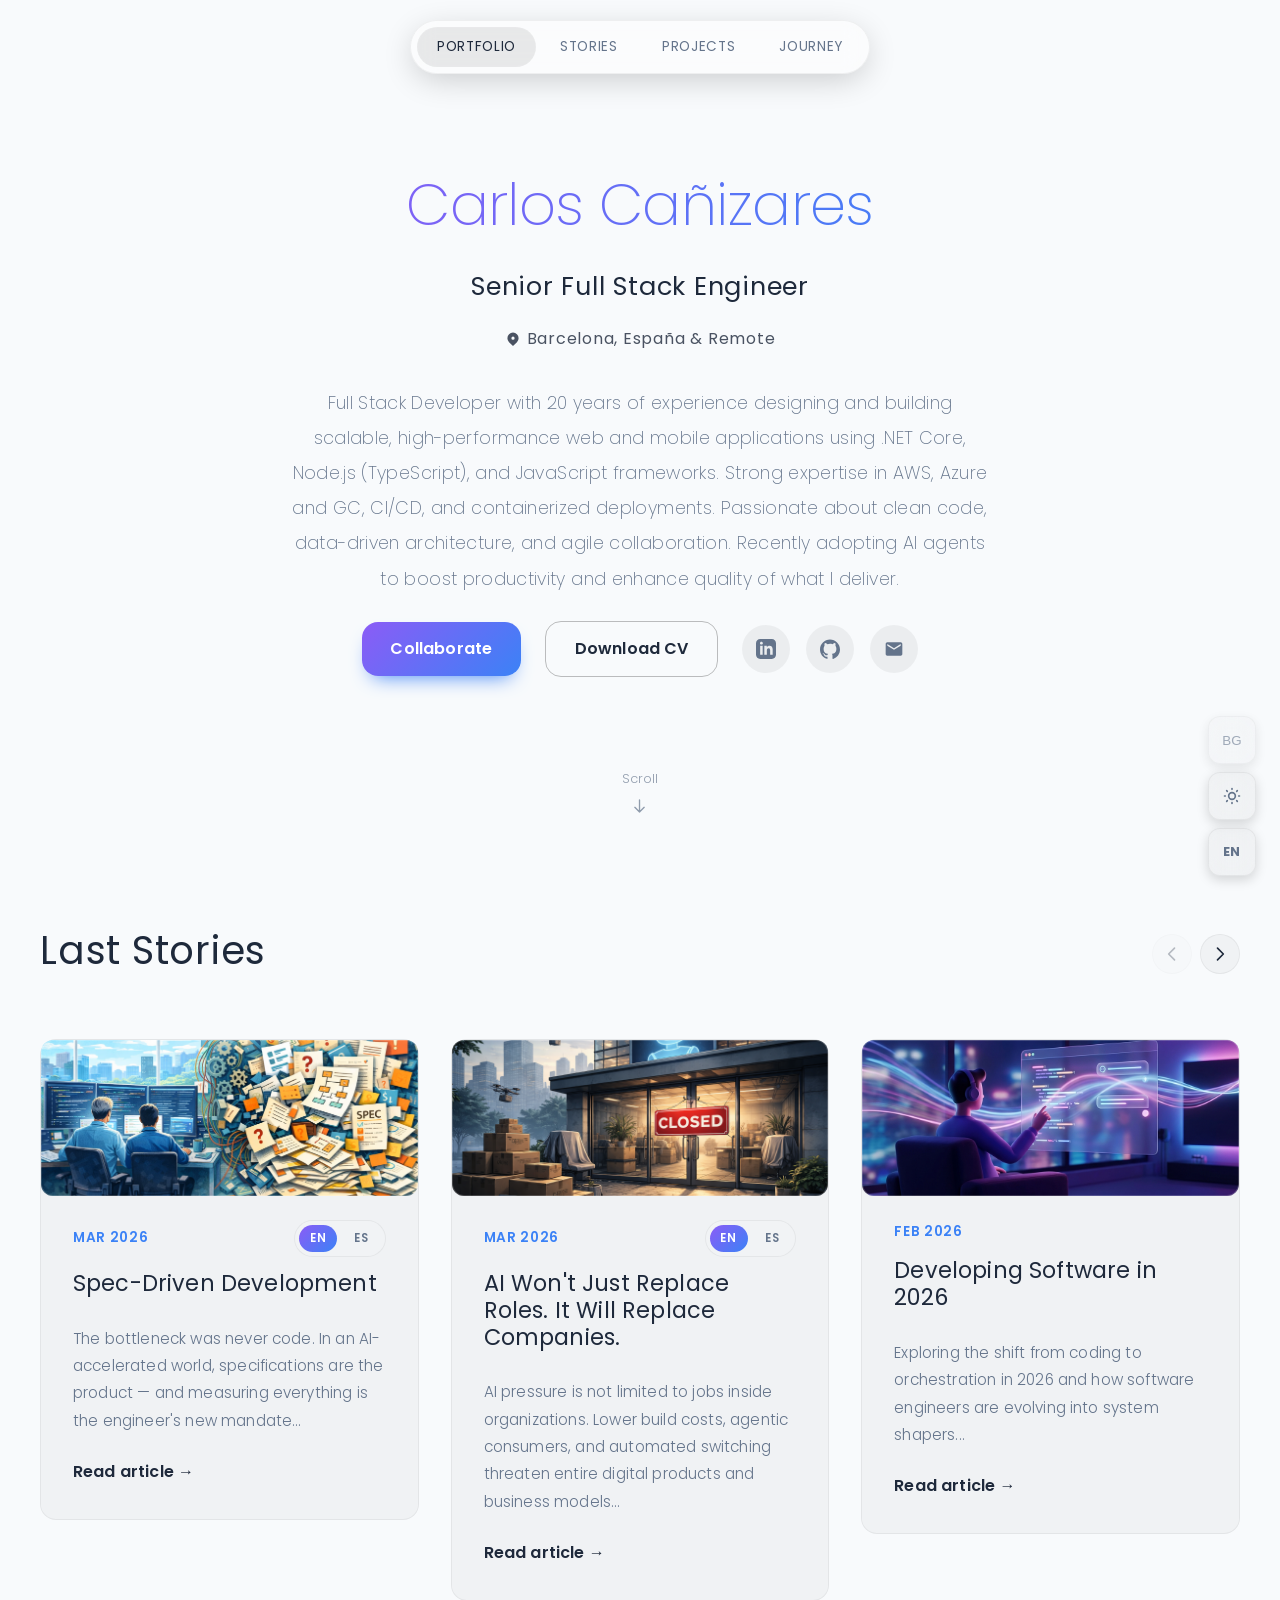
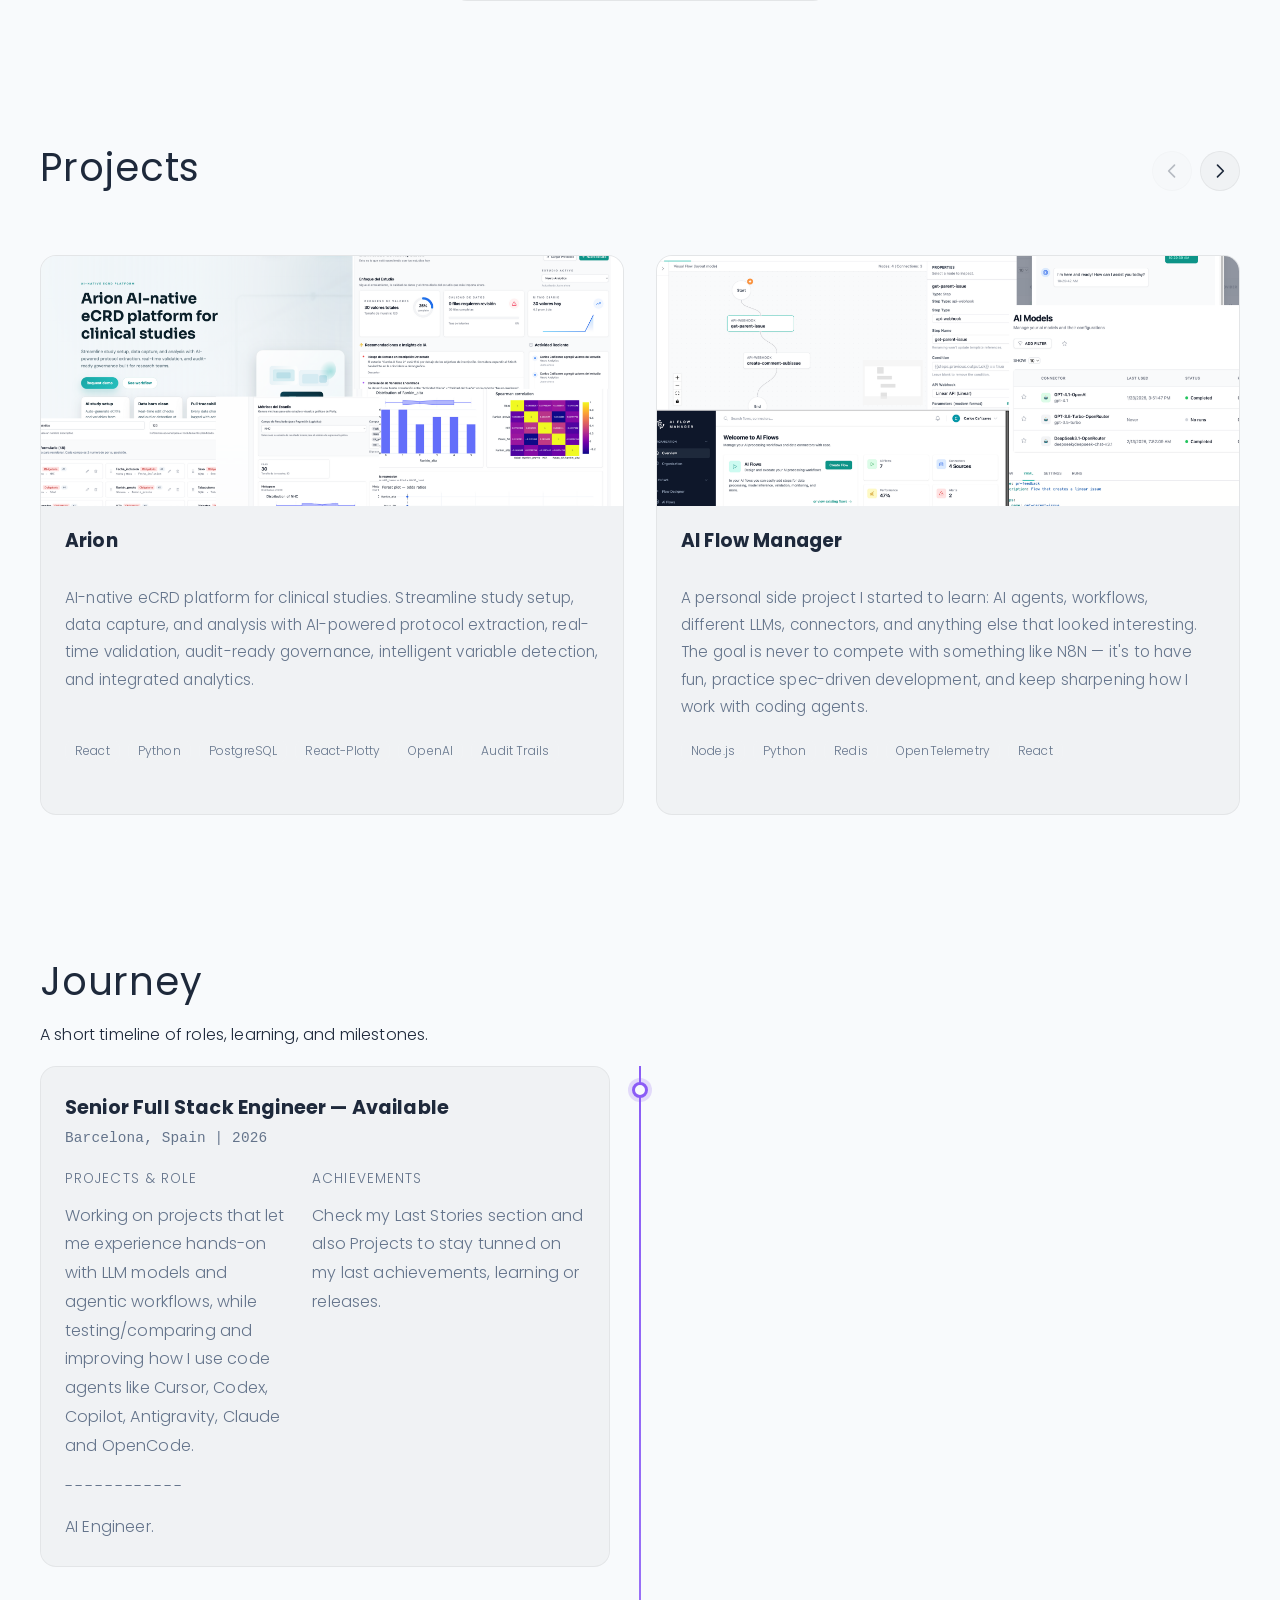
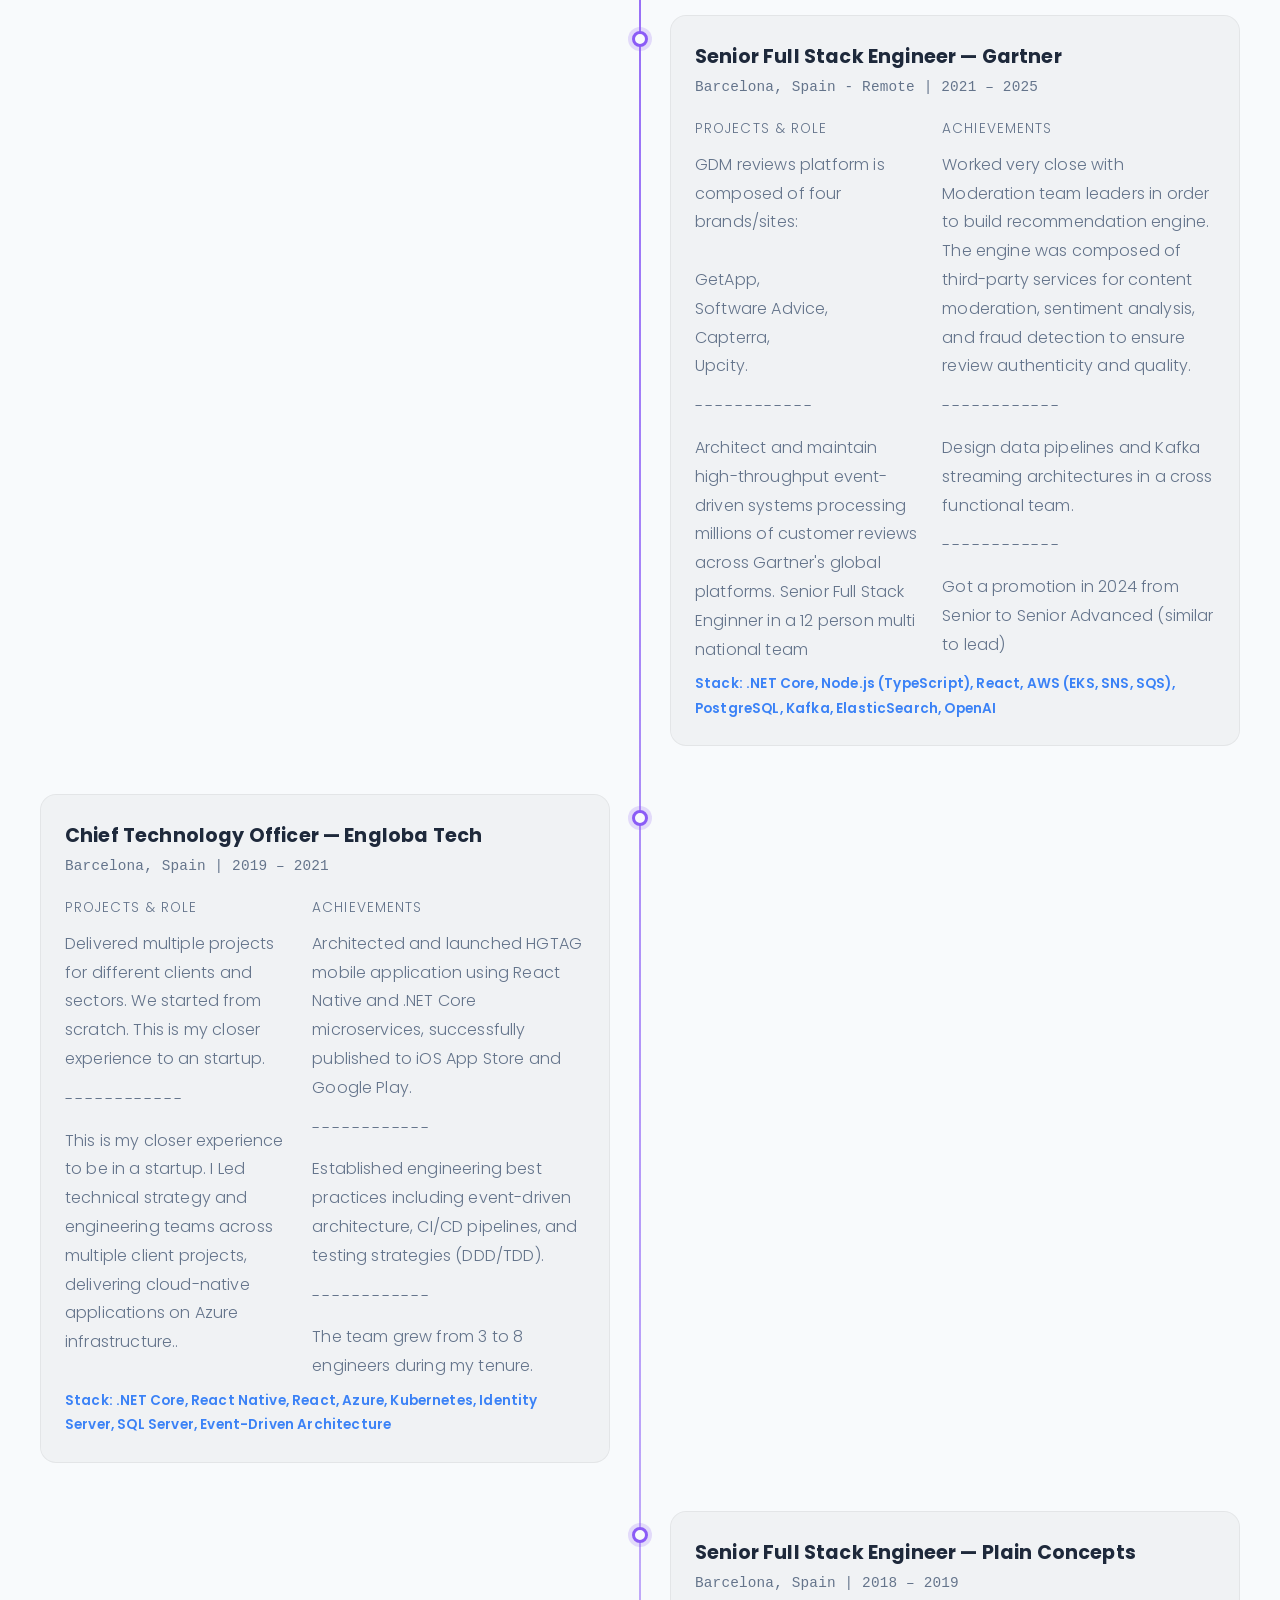
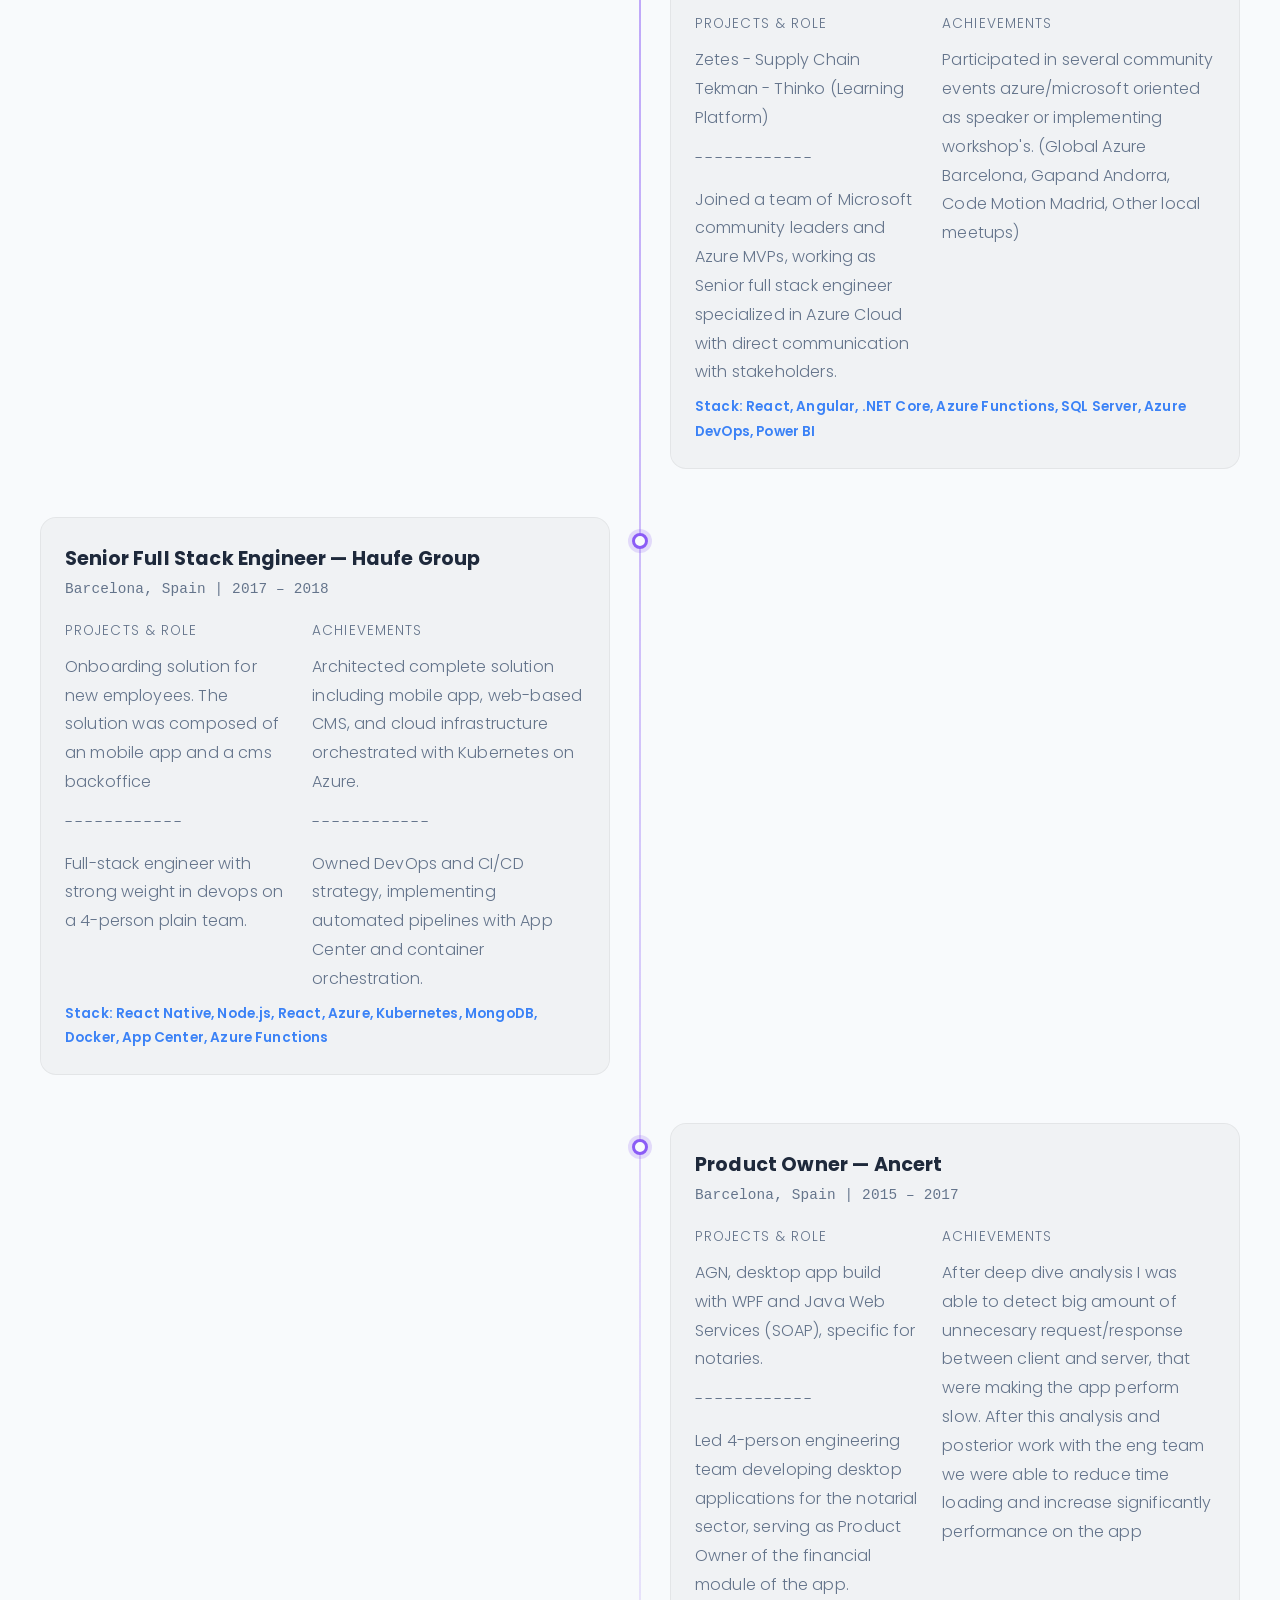
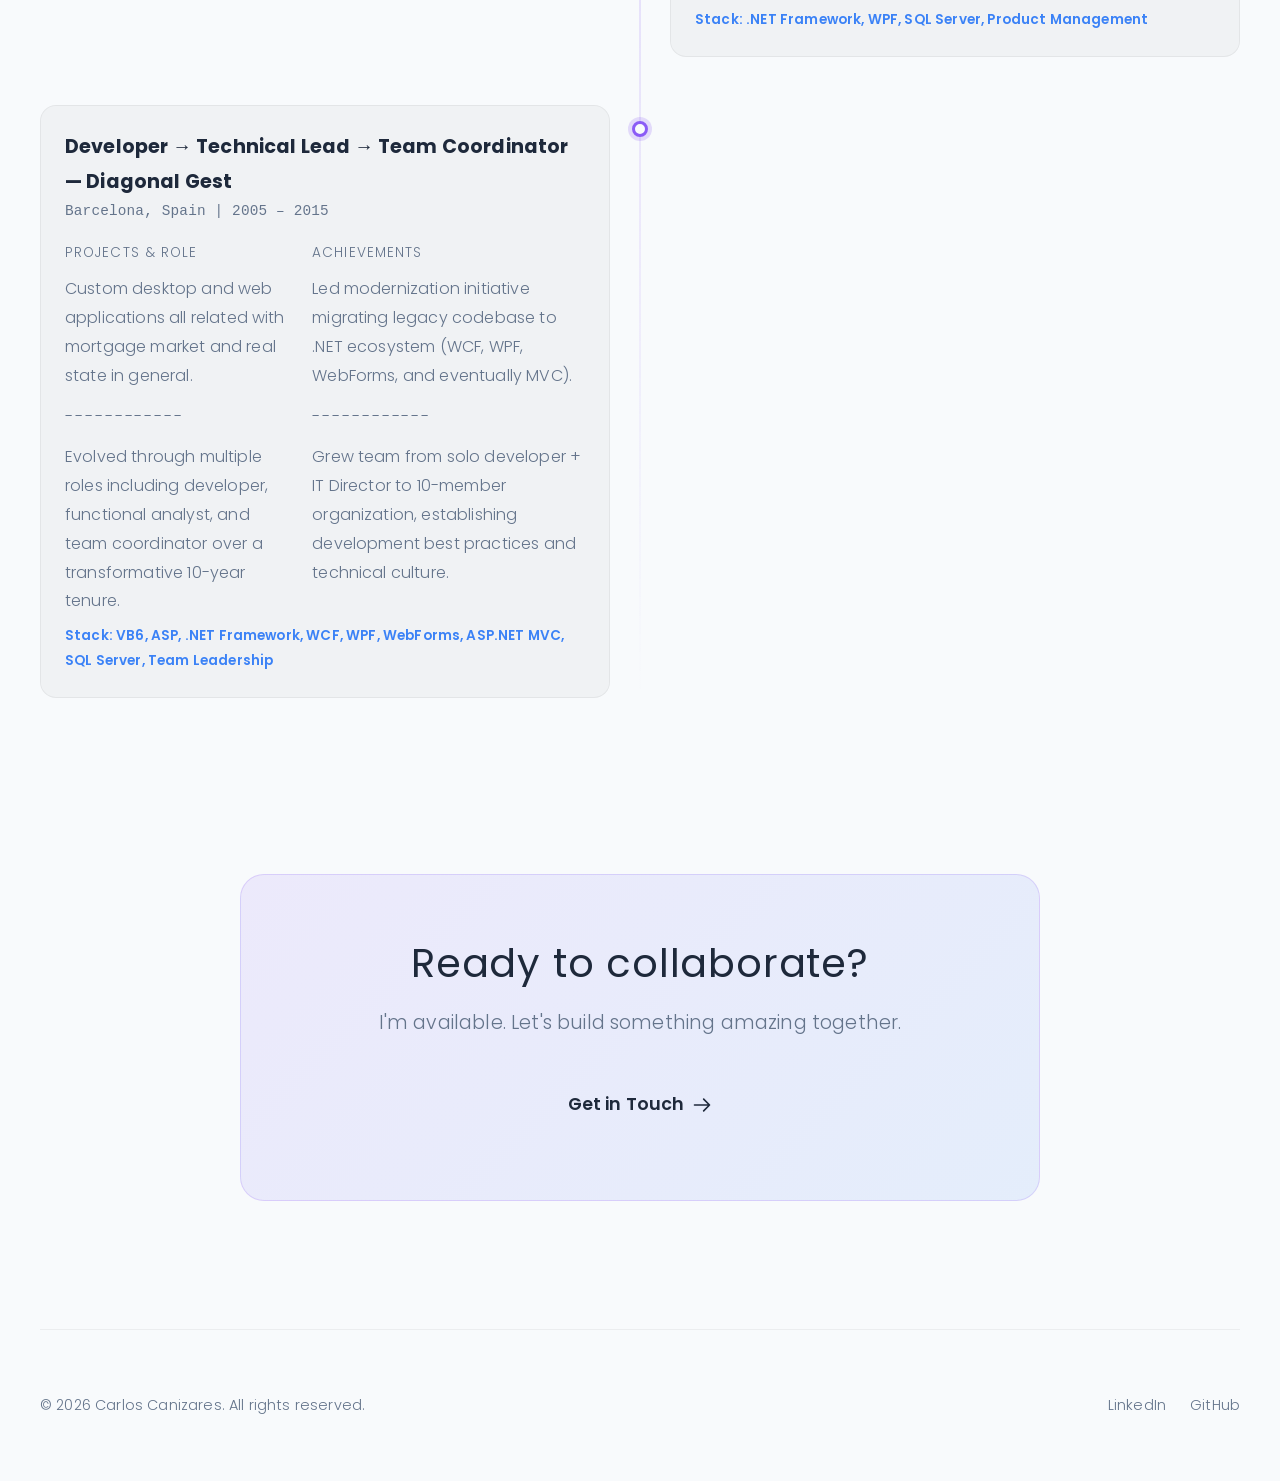
<file: index.html>
<!doctype html>
<html lang="en">

<head>
  <meta charset="utf-8">
  <meta name="viewport" content="width=device-width,initial-scale=1">
  <link rel="preconnect" href="https://fonts.googleapis.com">
  <link rel="preconnect" href="https://fonts.gstatic.com" crossorigin>
  <link href="https://fonts.googleapis.com/css2?family=Poppins:wght@200;300;400;500;600;700&display=swap"
    rel="stylesheet">
  <title>Carlos Canizares — Portfolio</title>
  <link rel="stylesheet" href="css/style.css">
</head>

<body>
  <canvas id="page-matrix" aria-hidden="true"></canvas>
  <header class="topbar">
    <nav class="nav container">
      <div class="nav-pill">
        <ul class="nav-links">
          <li><a href="#home" class="active" data-i18n="nav.home">Portfolio</a></li>
          <li><a href="#stories" data-i18n="nav.stories">Stories</a></li>
          <li><a href="#ongoing-projects" data-i18n="nav.projects">Projects</a></li>
          <li><a href="#journey" data-i18n="nav.journey">Journey</a></li>
        </ul>
      </div>
    </nav>
  </header>

  <main>
    <section id="home" class="hero">
      <div class="hero-inner">
        <h1 id="hero-name">Loading...</h1>
        <p id="hero-role" class="role">&nbsp;</p>
        <p id="hero-intro" class="intro">&nbsp;</p>
        <div id="hero-links" class="links"></div>
      </div>
      <a href="#stories" class="scroll-down">
        <span>Scroll</span>
        <svg fill="none" stroke="currentColor" viewBox="0 0 24 24">
          <path stroke-linecap="round" stroke-linejoin="round" stroke-width="2" d="M19 14l-7 7m0 0l-7-7m7 7V3"></path>
        </svg>
      </a>
    </section>

    <section id="stories" class="container section">
      <div class="section-header">
        <h2 data-i18n="sections.stories">Last Stories</h2>
        <div class="slider-nav">
          <button class="slider-prev story-prev" aria-label="Previous Story">
            <svg fill="none" stroke="currentColor" viewBox="0 0 24 24">
              <path stroke-linecap="round" stroke-linejoin="round" stroke-width="2" d="M15 19l-7-7 7-7"></path>
            </svg>
          </button>
          <button class="slider-next story-next" aria-label="Next Story">
            <svg fill="none" stroke="currentColor" viewBox="0 0 24 24">
              <path stroke-linecap="round" stroke-linejoin="round" stroke-width="2" d="M9 5l7 7-7 7"></path>
            </svg>
          </button>
        </div>
      </div>
      <div class="slider-container">
        <div id="stories-grid" class="slider-track"></div>
      </div>
    </section>

    <section id="ongoing-projects" class="container section">
      <div class="section-header">
        <h2 data-i18n="sections.projects">Projects</h2>
        <div class="slider-nav">
          <button class="slider-prev project-prev" aria-label="Previous Project">
            <svg fill="none" stroke="currentColor" viewBox="0 0 24 24">
              <path stroke-linecap="round" stroke-linejoin="round" stroke-width="2" d="M15 19l-7-7 7-7"></path>
            </svg>
          </button>
          <button class="slider-next project-next" aria-label="Next Project">
            <svg fill="none" stroke="currentColor" viewBox="0 0 24 24">
              <path stroke-linecap="round" stroke-linejoin="round" stroke-width="2" d="M9 5l7 7-7 7"></path>
            </svg>
          </button>
        </div>
      </div>
      <div class="slider-container">
        <div id="ongoing-projects-grid" class="slider-track"></div>
      </div>
    </section>

    <section id="journey" class="container section">
      <h2 data-i18n="sections.journeyTitle">Journey</h2>
      <p class="section-lead" data-i18n="sections.journeyLead">A short timeline of roles, learning, and milestones.</p>
      <div id="journey-list" class="timeline" aria-live="polite"></div>
    </section>


    <section id="contact" class="container section contact-section">
      <div class="contact-card">
        <h2 data-i18n="contact.title">Ready to collaborate?</h2>
        <p data-i18n="contact.body">I'm available. Let's build something amazing together.</p>
        <a href="mailto:carlos.canizares.work@gmail.com" class="btn btn-large">
          <span data-i18n="contact.cta">Get in Touch</span>
          <svg fill="none" stroke="currentColor" width="20" viewBox="0 0 24 24">
            <path stroke-linecap="round" stroke-linejoin="round" stroke-width="2" d="M14 5l7 7m0 0l-7 7m7-7H3"></path>
          </svg>
        </a>
      </div>
    </section>

    <footer class="container footer">
      <div class="footer-content">
        <p>© 2026 Carlos Canizares. All rights reserved.</p>

        <div class="social-links-footer">
          <a href="https://linkedin.com" target="_blank">LinkedIn</a>
          <a href="https://github.com" target="_blank">GitHub</a>
        </div>
      </div>
    </footer>

    <!-- Floating Controls Panel -->
    <div class="floating-controls">
      <button id="bg-toggle" class="control-btn" title="Toggle Background" aria-label="Toggle Background">
        BG
      </button>
      <button id="theme-toggle" class="control-btn" title="Toggle Theme" aria-label="Toggle Theme">
        <svg class="sun-icon" fill="none" stroke="currentColor" viewBox="0 0 24 24">
          <path stroke-linecap="round" stroke-linejoin="round" stroke-width="2"
            d="M12 3v1m0 16v1m9-9h-1M4 12H3m15.364 6.364l-.707-.707M6.343 6.343l-.707-.707m12.728 0l-.707.707M6.343 17.657l-.707.707M16 12a4 4 0 11-8 0 4 4 0 018 0z">
          </path>
        </svg>
        <svg class="moon-icon" fill="none" stroke="currentColor" viewBox="0 0 24 24">
          <path stroke-linecap="round" stroke-linejoin="round" stroke-width="2"
            d="M20.354 15.354A9 9 0 018.646 3.646 9.003 9.003 0 0012 21a9.003 9.003 0 008.354-5.646z"></path>
        </svg>
      </button>
      <button id="lang-toggle" class="control-btn" title="Switch Language">
        <span class="lang-text">EN</span>
      </button>
    </div>
  </main>

  <script src="js/main.js"></script>
</body>

</html>
</file>
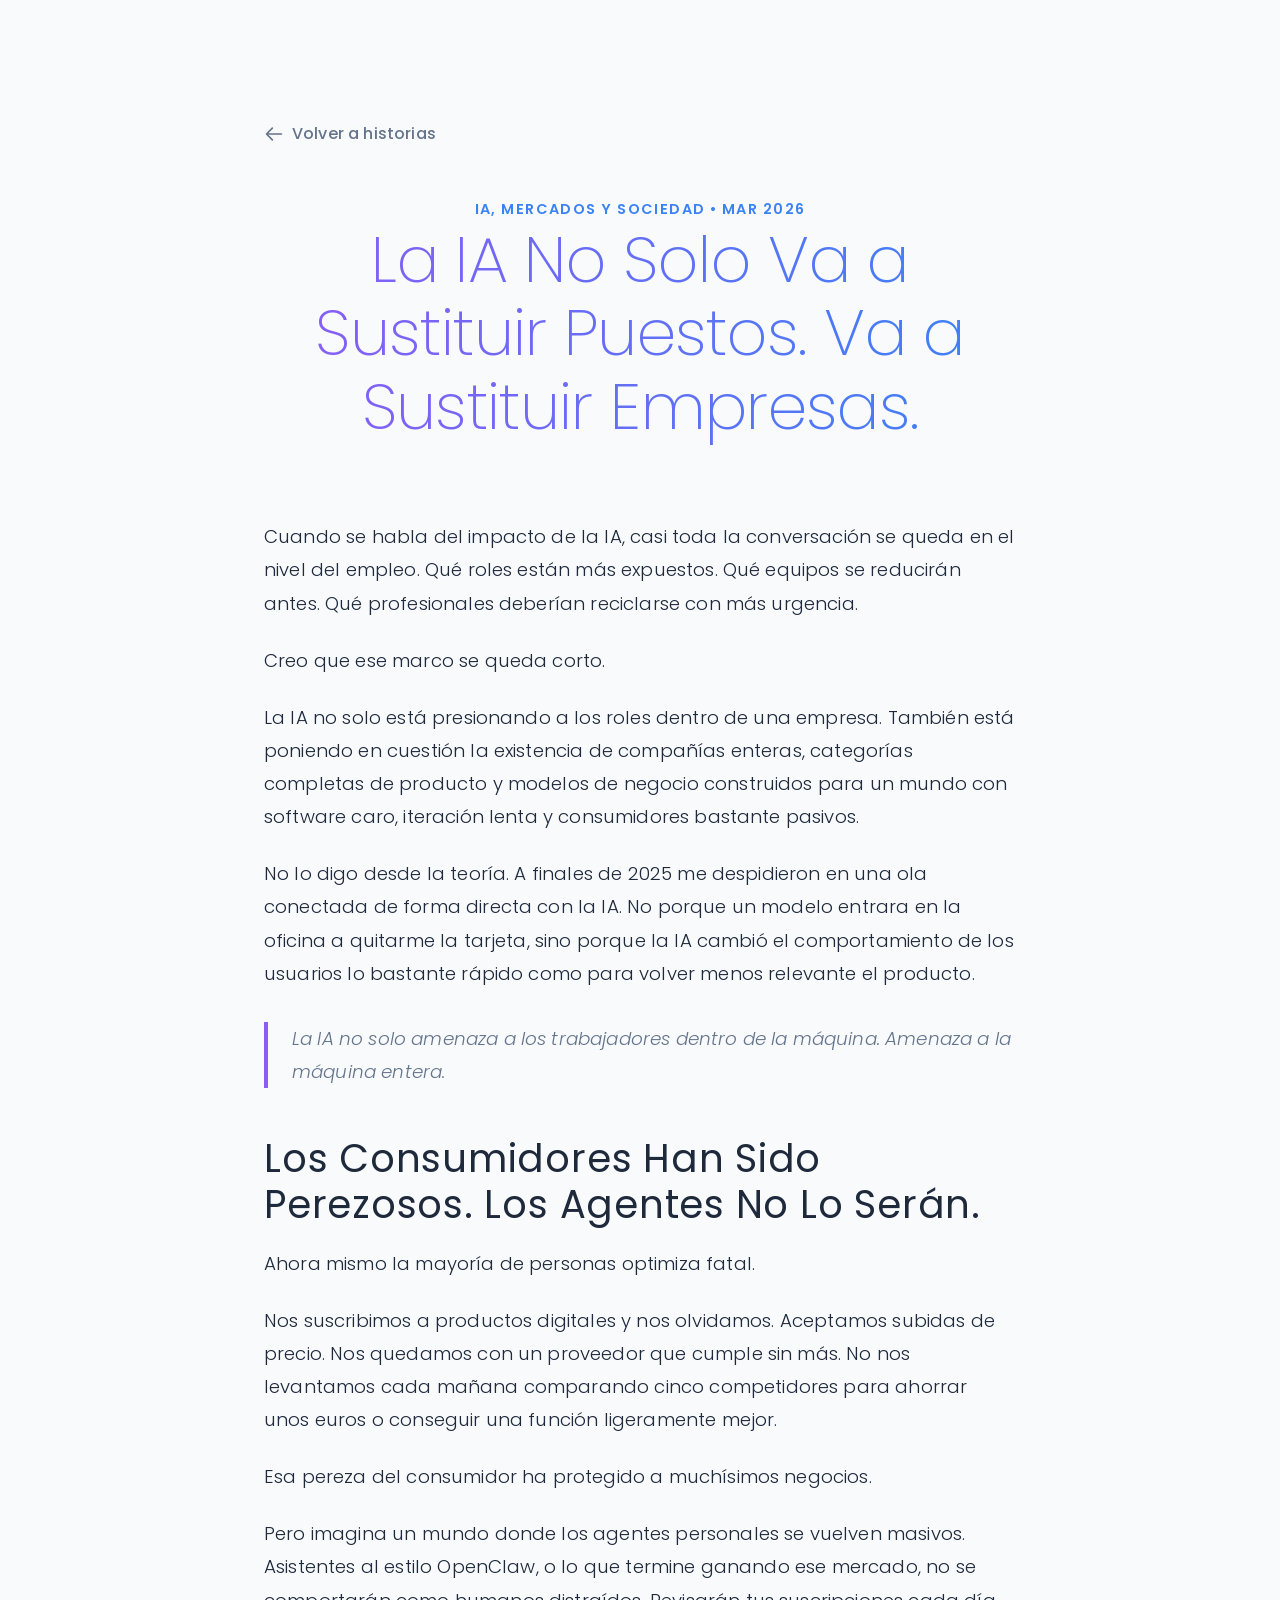
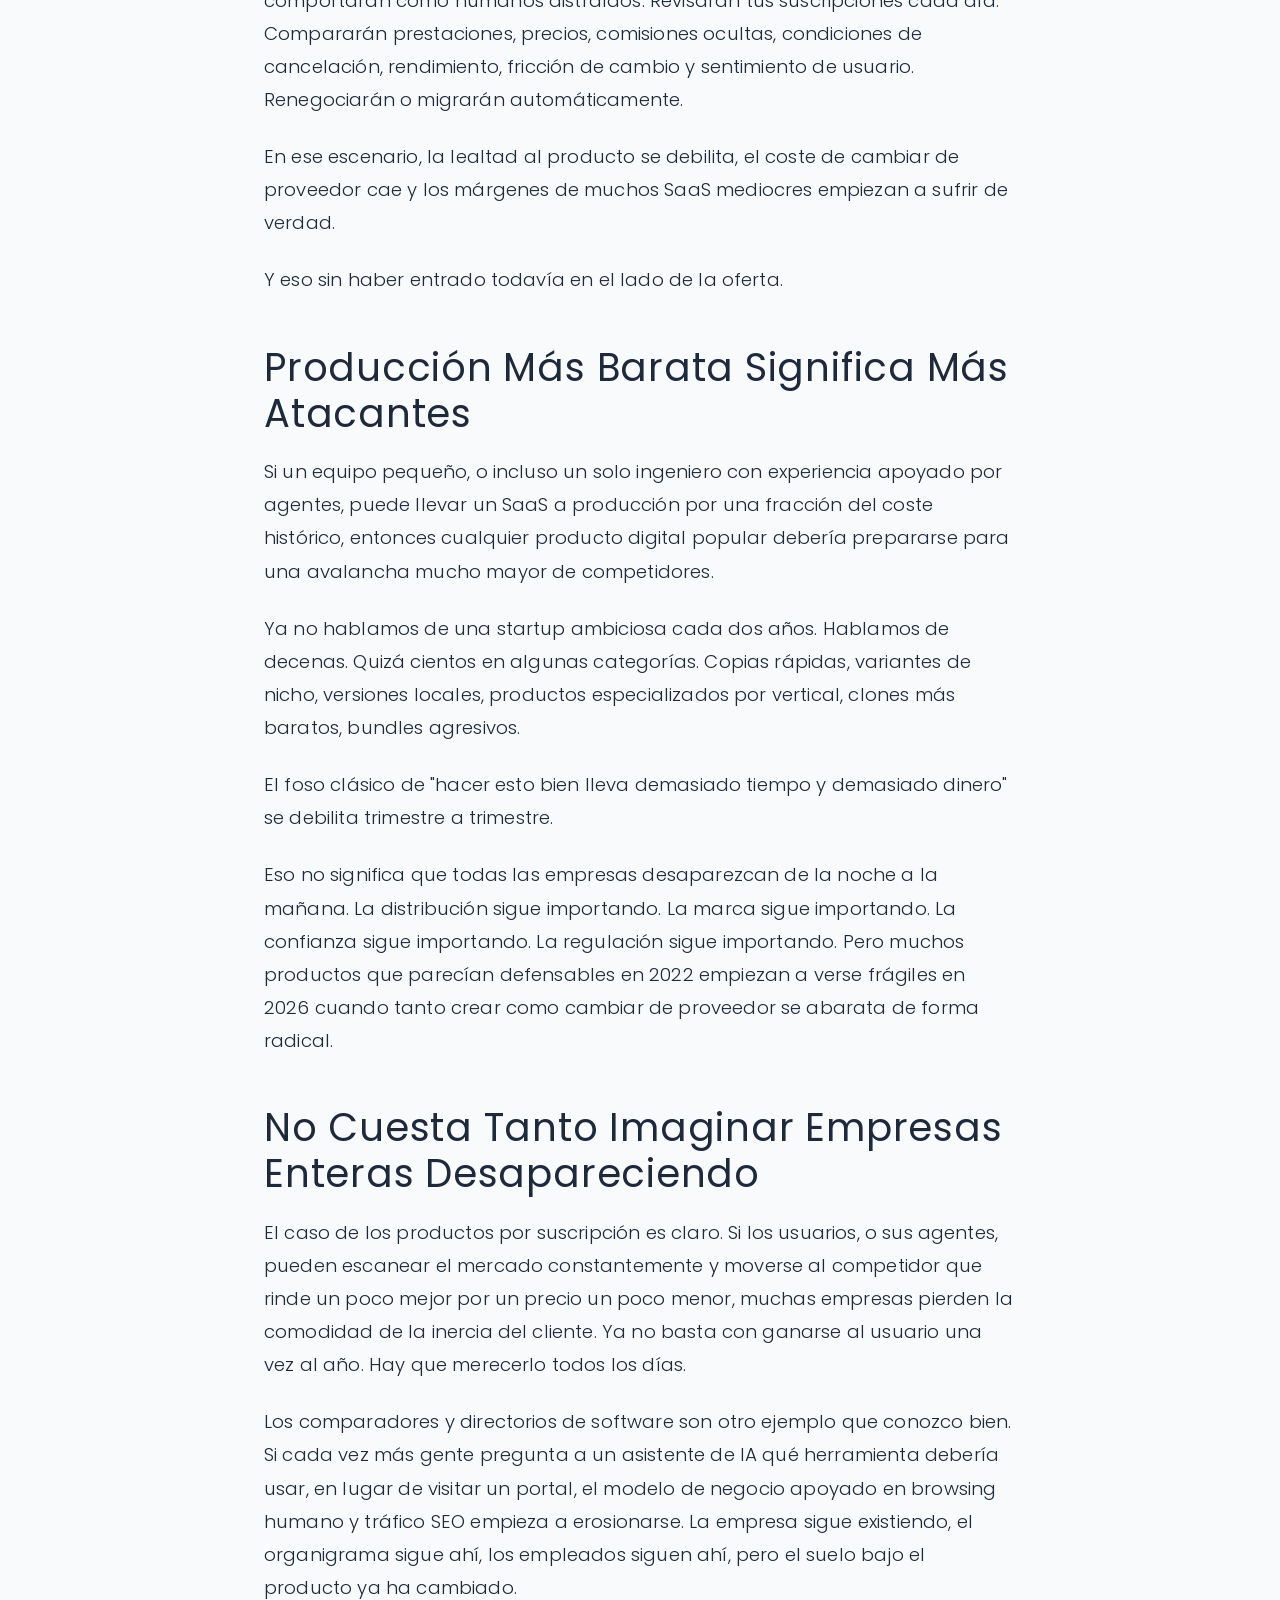
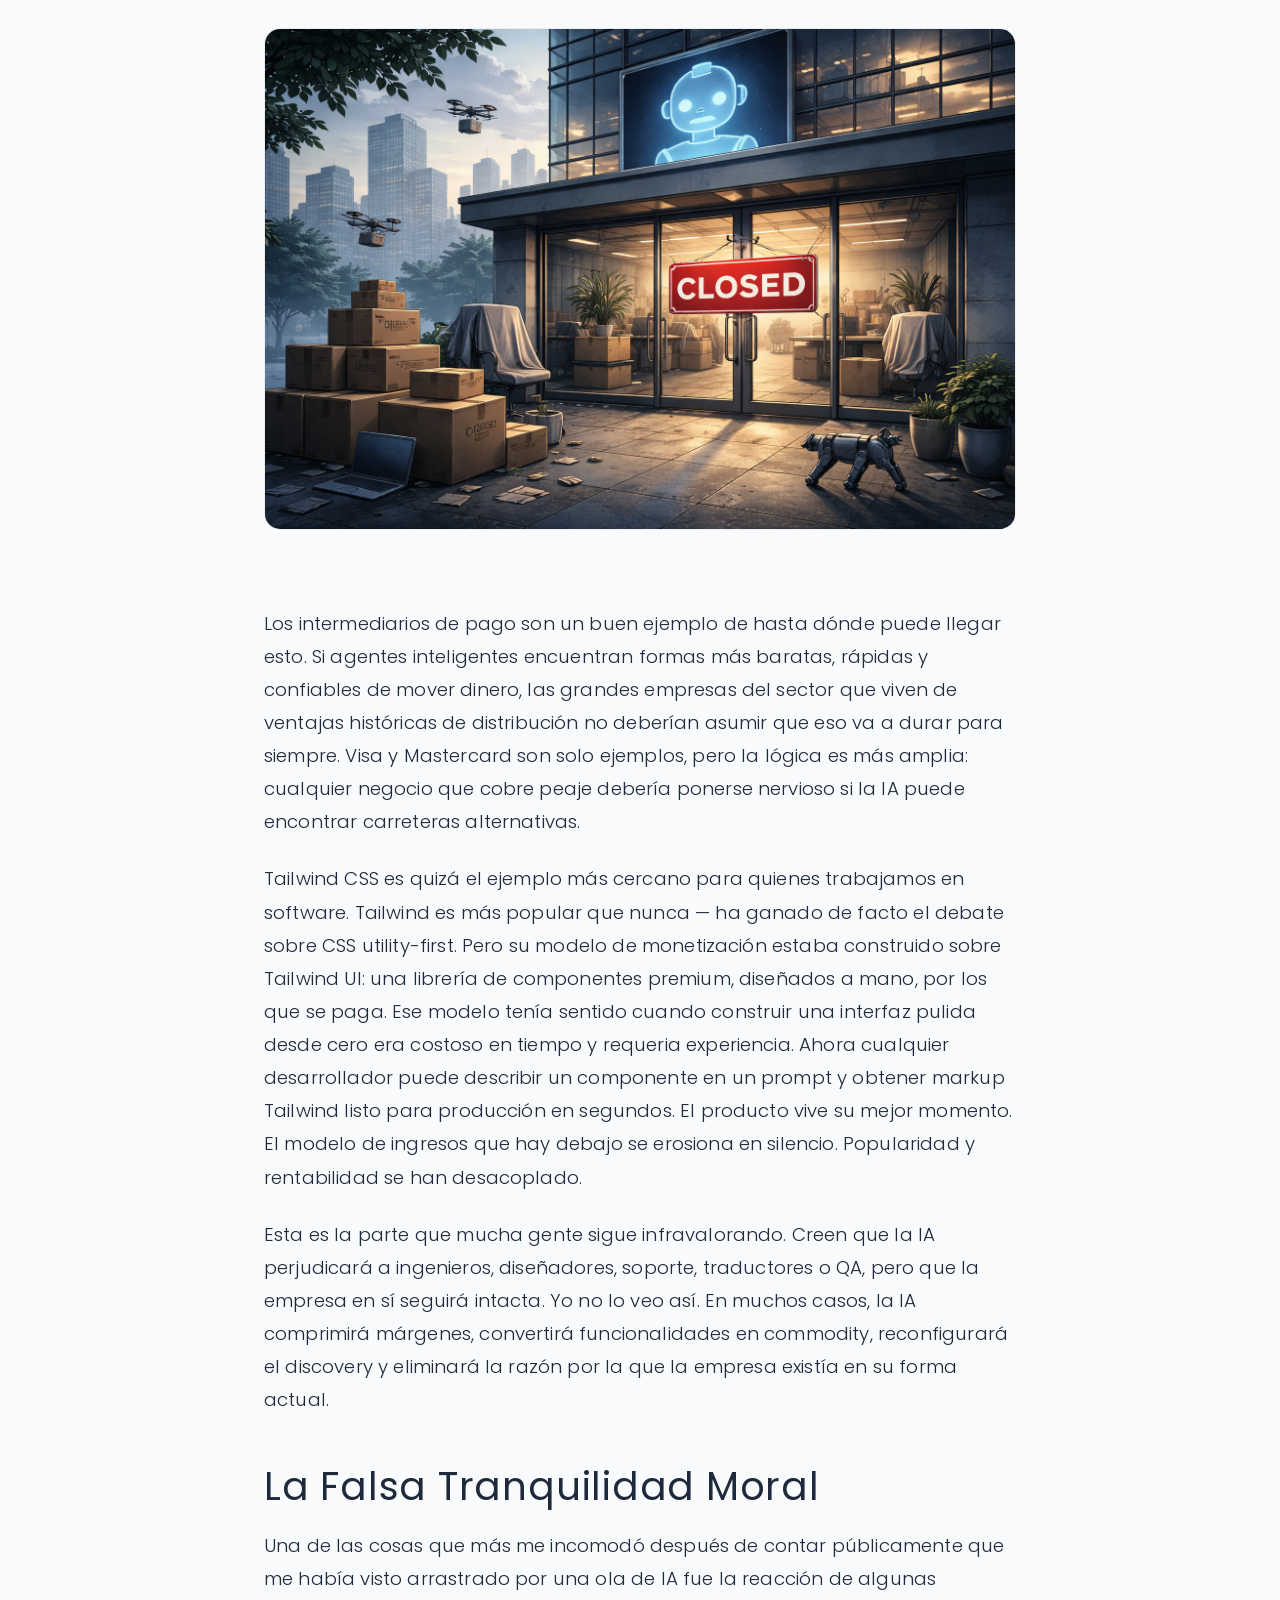
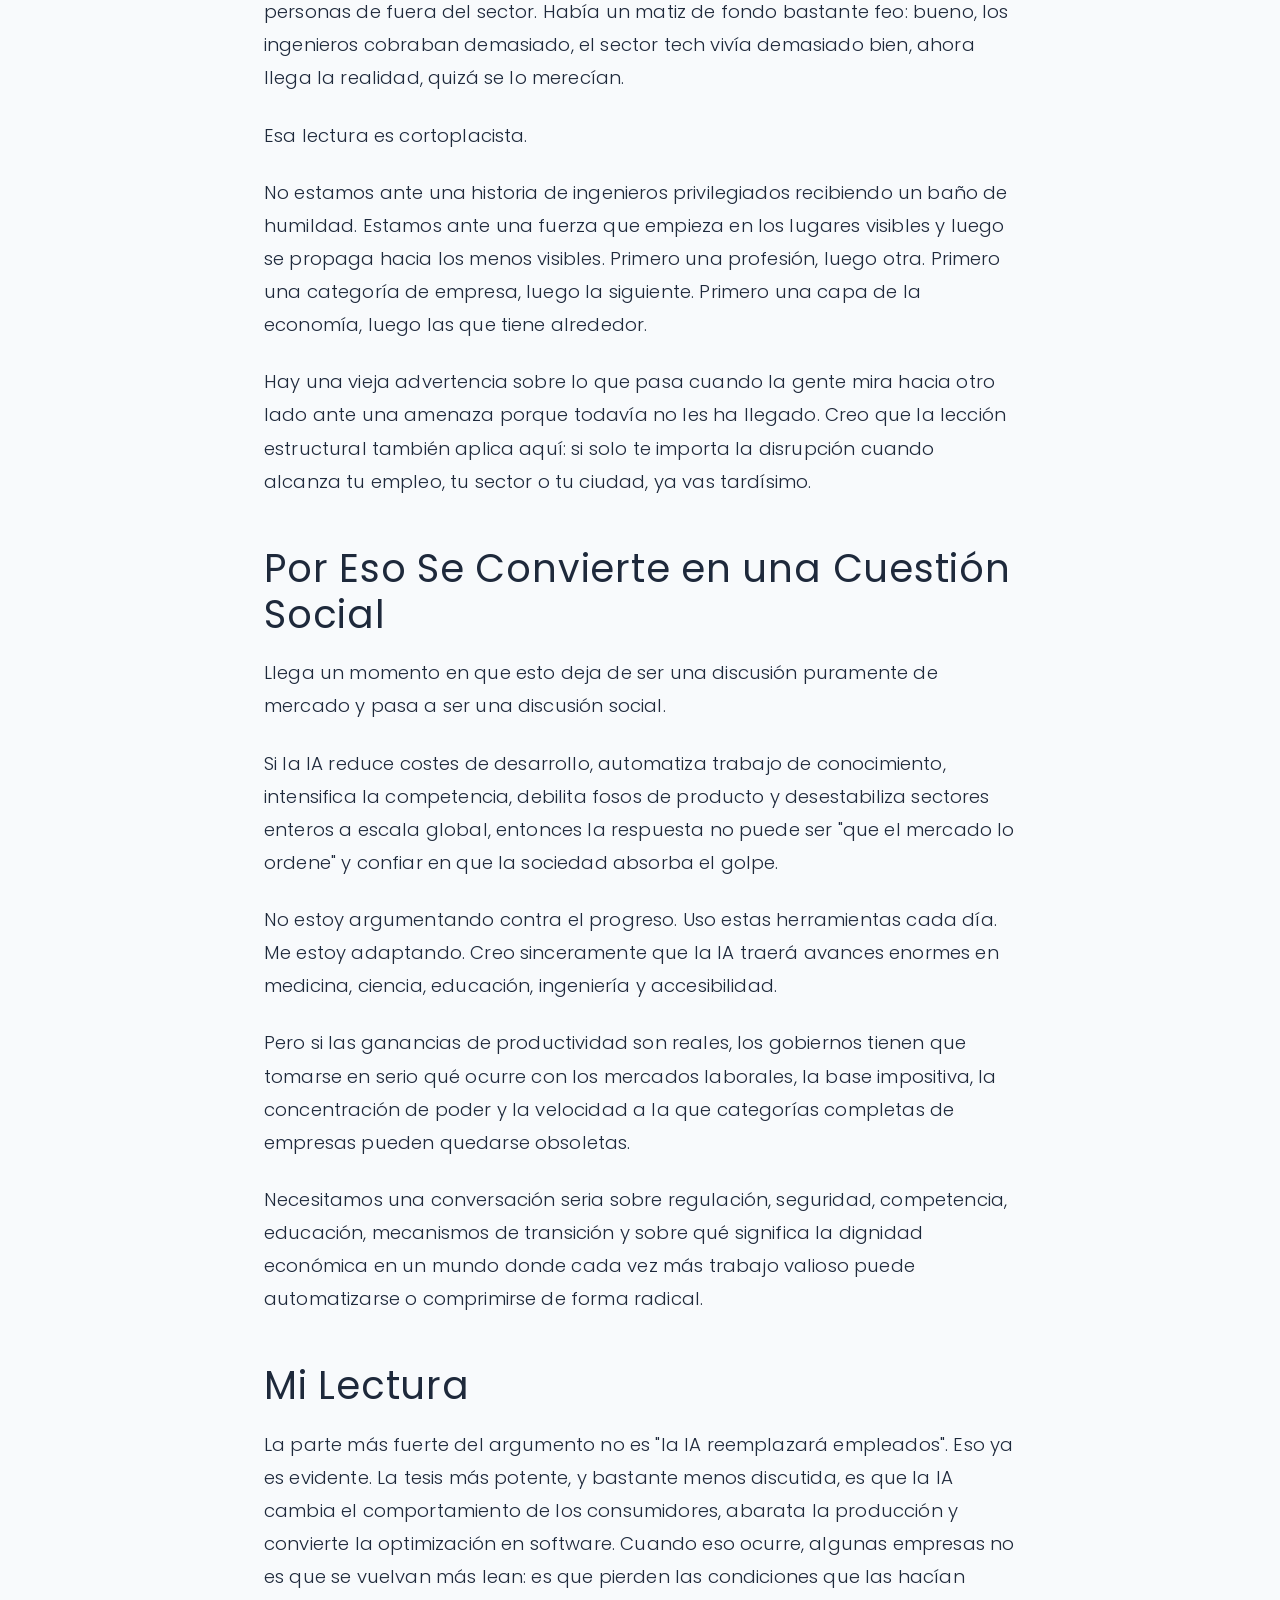
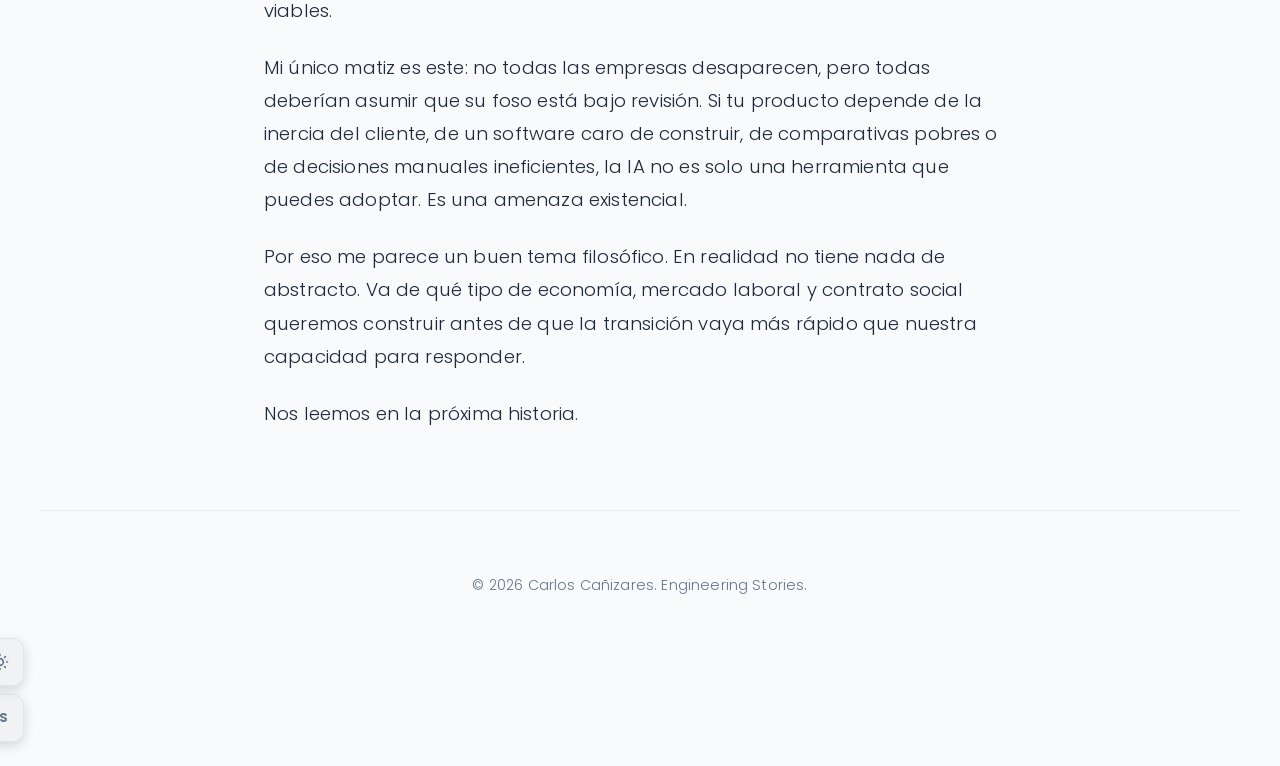
<file: stories/ai-wont-just-replace-roles-es.html>
<!doctype html>
<html lang="es">

<head>
    <meta charset="utf-8">
    <meta name="viewport" content="width=device-width,initial-scale=1">
    <link rel="preconnect" href="https://fonts.googleapis.com">
    <link rel="preconnect" href="https://fonts.gstatic.com" crossorigin>
    <link href="https://fonts.googleapis.com/css2?family=Poppins:wght@200;300;400;500;600;700&display=swap"
        rel="stylesheet">
    <title>La IA No Solo Va a Sustituir Puestos — Carlos Cañizares</title>
    <link rel="stylesheet" href="../css/style.css">
    <style>
        .story-content {
            max-width: 800px;
            margin: 120px auto 80px;
            padding: 0 24px;
        }

        .story-header {
            margin-bottom: 4rem;
            text-align: center;
        }

        .story-header h1 {
            font-size: clamp(2.5rem, 5vw, 4rem);
            margin-bottom: 1.5rem;
            padding-bottom: 0.2em;
            line-height: 1.15;
            background: linear-gradient(to right, #fff, #94a3b8);
            background-clip: text;
            -webkit-background-clip: text;
            -webkit-text-fill-color: transparent;
        }

        [data-theme="light"] .story-header h1 {
            background: linear-gradient(to right, #8b5cf6, #3b82f6);
            background-clip: text;
            -webkit-background-clip: text;
            -webkit-text-fill-color: transparent;
        }

        .story-meta {
            color: var(--accent-secondary);
            font-weight: 600;
            text-transform: uppercase;
            letter-spacing: 0.1em;
            font-size: 0.9rem;
        }

        .article-body {
            font-size: 1.15rem;
            line-height: 1.8;
            color: var(--text-main);
        }

        .article-body h2 {
            margin-top: 3rem;
            color: var(--text-main);
        }

        .article-body p {
            margin-bottom: 1.5rem;
            font-weight: 300;
        }

        .article-body ul {
            margin-bottom: 1.5rem;
            padding-left: 1.5rem;
            font-weight: 300;
        }

        .article-body blockquote {
            border-left: 4px solid var(--accent-primary);
            padding-left: 1.5rem;
            font-style: italic;
            margin: 2rem 0;
            color: var(--text-muted);
        }

        .back-link {
            display: inline-flex;
            align-items: center;
            gap: 0.5rem;
            margin-bottom: 3rem;
            color: var(--text-muted);
            font-weight: 500;
            transition: color 0.3s ease;
        }

        .back-link:hover {
            color: var(--accent-primary);
        }

        .hero-image {
            width: 100%;
            height: auto;
            border-radius: var(--radius-md);
            margin-bottom: 3rem;
            border: 1px solid var(--glass-border);
        }
    </style>
</head>

<body data-story-id="ai-wont-just-replace-roles" data-story-lang="es">
    <canvas id="page-matrix" aria-hidden="true"></canvas>

    <main class="story-content">
        <a href="../#stories" class="back-link">
            <svg width="20" height="20" fill="none" stroke="currentColor" viewBox="0 0 24 24">
                <path stroke-linecap="round" stroke-linejoin="round" stroke-width="2" d="M10 19l-7-7m0 0l7-7m-7 7h18">
                </path>
            </svg>
            Volver a historias
        </a>

        <header class="story-header">
            <div class="story-meta">IA, Mercados y Sociedad • Mar 2026</div>
            <h1>La IA No Solo Va a Sustituir Puestos. Va a Sustituir Empresas.</h1>
        </header>

        <div class="article-body">
            <p>Cuando se habla del impacto de la IA, casi toda la conversación se queda en el nivel del empleo. Qué roles están más expuestos. Qué equipos se reducirán antes. Qué profesionales deberían reciclarse con más urgencia.</p>

            <p>Creo que ese marco se queda corto.</p>

            <p>La IA no solo está presionando a los roles dentro de una empresa. También está poniendo en cuestión la existencia de compañías enteras, categorías completas de producto y modelos de negocio construidos para un mundo con software caro, iteración lenta y consumidores bastante pasivos.</p>

            <p>No lo digo desde la teoría. A finales de 2025 me despidieron en una ola conectada de forma directa con la IA. No porque un modelo entrara en la oficina a quitarme la tarjeta, sino porque la IA cambió el comportamiento de los usuarios lo bastante rápido como para volver menos relevante el producto.</p>

            <blockquote>
                La IA no solo amenaza a los trabajadores dentro de la máquina. Amenaza a la máquina entera.
            </blockquote>

            <h2>Los Consumidores Han Sido Perezosos. Los Agentes No Lo Serán.</h2>

            <p>Ahora mismo la mayoría de personas optimiza fatal.</p>

            <p>Nos suscribimos a productos digitales y nos olvidamos. Aceptamos subidas de precio. Nos quedamos con un proveedor que cumple sin más. No nos levantamos cada mañana comparando cinco competidores para ahorrar unos euros o conseguir una función ligeramente mejor.</p>

            <p>Esa pereza del consumidor ha protegido a muchísimos negocios.</p>

            <p>Pero imagina un mundo donde los agentes personales se vuelven masivos. Asistentes al estilo OpenClaw, o lo que termine ganando ese mercado, no se comportarán como humanos distraídos. Revisarán tus suscripciones cada día. Compararán prestaciones, precios, comisiones ocultas, condiciones de cancelación, rendimiento, fricción de cambio y sentimiento de usuario. Renegociarán o migrarán automáticamente.</p>

            <p>En ese escenario, la lealtad al producto se debilita, el coste de cambiar de proveedor cae y los márgenes de muchos SaaS mediocres empiezan a sufrir de verdad.</p>

            <p>Y eso sin haber entrado todavía en el lado de la oferta.</p>

            <h2>Producción Más Barata Significa Más Atacantes</h2>

            <p>Si un equipo pequeño, o incluso un solo ingeniero con experiencia apoyado por agentes, puede llevar un SaaS a producción por una fracción del coste histórico, entonces cualquier producto digital popular debería prepararse para una avalancha mucho mayor de competidores.</p>

            <p>Ya no hablamos de una startup ambiciosa cada dos años. Hablamos de decenas. Quizá cientos en algunas categorías. Copias rápidas, variantes de nicho, versiones locales, productos especializados por vertical, clones más baratos, bundles agresivos.</p>

            <p>El foso clásico de "hacer esto bien lleva demasiado tiempo y demasiado dinero" se debilita trimestre a trimestre.</p>

            <p>Eso no significa que todas las empresas desaparezcan de la noche a la mañana. La distribución sigue importando. La marca sigue importando. La confianza sigue importando. La regulación sigue importando. Pero muchos productos que parecían defensables en 2022 empiezan a verse frágiles en 2026 cuando tanto crear como cambiar de proveedor se abarata de forma radical.</p>

            <h2>No Cuesta Tanto Imaginar Empresas Enteras Desapareciendo</h2>

            <p>El caso de los productos por suscripción es claro. Si los usuarios, o sus agentes, pueden escanear el mercado constantemente y moverse al competidor que rinde un poco mejor por un precio un poco menor, muchas empresas pierden la comodidad de la inercia del cliente. Ya no basta con ganarse al usuario una vez al año. Hay que merecerlo todos los días.</p>

            <p>Los comparadores y directorios de software son otro ejemplo que conozco bien. Si cada vez más gente pregunta a un asistente de IA qué herramienta debería usar, en lugar de visitar un portal, el modelo de negocio apoyado en browsing humano y tráfico SEO empieza a erosionarse. La empresa sigue existiendo, el organigrama sigue ahí, los empleados siguen ahí, pero el suelo bajo el producto ya ha cambiado.</p>

            <img src="../assets/ai-wont-just-replace-roles.png"
                alt="Portada de La IA No Solo Va a Sustituir Puestos" class="hero-image">

            <p>Los intermediarios de pago son un buen ejemplo de hasta dónde puede llegar esto. Si agentes inteligentes encuentran formas más baratas, rápidas y confiables de mover dinero, las grandes empresas del sector que viven de ventajas históricas de distribución no deberían asumir que eso va a durar para siempre. Visa y Mastercard son solo ejemplos, pero la lógica es más amplia: cualquier negocio que cobre peaje debería ponerse nervioso si la IA puede encontrar carreteras alternativas.</p>

            <p>Tailwind CSS es quizá el ejemplo más cercano para quienes trabajamos en software. Tailwind es más popular que nunca — ha ganado de facto el debate sobre CSS utility-first. Pero su modelo de monetización estaba construido sobre Tailwind UI: una librería de componentes premium, diseñados a mano, por los que se paga. Ese modelo tenía sentido cuando construir una interfaz pulida desde cero era costoso en tiempo y requeria experiencia. Ahora cualquier desarrollador puede describir un componente en un prompt y obtener markup Tailwind listo para producción en segundos. El producto vive su mejor momento. El modelo de ingresos que hay debajo se erosiona en silencio. Popularidad y rentabilidad se han desacoplado.</p>

            <p>Esta es la parte que mucha gente sigue infravalorando. Creen que la IA perjudicará a ingenieros, diseñadores, soporte, traductores o QA, pero que la empresa en sí seguirá intacta. Yo no lo veo así. En muchos casos, la IA comprimirá márgenes, convertirá funcionalidades en commodity, reconfigurará el discovery y eliminará la razón por la que la empresa existía en su forma actual.</p>

            <h2>La Falsa Tranquilidad Moral</h2>

            <p>Una de las cosas que más me incomodó después de contar públicamente que me había visto arrastrado por una ola de IA fue la reacción de algunas personas de fuera del sector. Había un matiz de fondo bastante feo: bueno, los ingenieros cobraban demasiado, el sector tech vivía demasiado bien, ahora llega la realidad, quizá se lo merecían.</p>

            <p>Esa lectura es cortoplacista.</p>

            <p>No estamos ante una historia de ingenieros privilegiados recibiendo un baño de humildad. Estamos ante una fuerza que empieza en los lugares visibles y luego se propaga hacia los menos visibles. Primero una profesión, luego otra. Primero una categoría de empresa, luego la siguiente. Primero una capa de la economía, luego las que tiene alrededor.</p>

            <p>Hay una vieja advertencia sobre lo que pasa cuando la gente mira hacia otro lado ante una amenaza porque todavía no les ha llegado. Creo que la lección estructural también aplica aquí: si solo te importa la disrupción cuando alcanza tu empleo, tu sector o tu ciudad, ya vas tardísimo.</p>

            <h2>Por Eso Se Convierte en una Cuestión Social</h2>

            <p>Llega un momento en que esto deja de ser una discusión puramente de mercado y pasa a ser una discusión social.</p>

            <p>Si la IA reduce costes de desarrollo, automatiza trabajo de conocimiento, intensifica la competencia, debilita fosos de producto y desestabiliza sectores enteros a escala global, entonces la respuesta no puede ser "que el mercado lo ordene" y confiar en que la sociedad absorba el golpe.</p>

            <p>No estoy argumentando contra el progreso. Uso estas herramientas cada día. Me estoy adaptando. Creo sinceramente que la IA traerá avances enormes en medicina, ciencia, educación, ingeniería y accesibilidad.</p>

            <p>Pero si las ganancias de productividad son reales, los gobiernos tienen que tomarse en serio qué ocurre con los mercados laborales, la base impositiva, la concentración de poder y la velocidad a la que categorías completas de empresas pueden quedarse obsoletas.</p>

            <p>Necesitamos una conversación seria sobre regulación, seguridad, competencia, educación, mecanismos de transición y sobre qué significa la dignidad económica en un mundo donde cada vez más trabajo valioso puede automatizarse o comprimirse de forma radical.</p>

            <h2>Mi Lectura</h2>

            <p>La parte más fuerte del argumento no es "la IA reemplazará empleados". Eso ya es evidente. La tesis más potente, y bastante menos discutida, es que la IA cambia el comportamiento de los consumidores, abarata la producción y convierte la optimización en software. Cuando eso ocurre, algunas empresas no es que se vuelvan más lean: es que pierden las condiciones que las hacían viables.</p>

            <p>Mi único matiz es este: no todas las empresas desaparecen, pero todas deberían asumir que su foso está bajo revisión. Si tu producto depende de la inercia del cliente, de un software caro de construir, de comparativas pobres o de decisiones manuales ineficientes, la IA no es solo una herramienta que puedes adoptar. Es una amenaza existencial.</p>

            <p>Por eso me parece un buen tema filosófico. En realidad no tiene nada de abstracto. Va de qué tipo de economía, mercado laboral y contrato social queremos construir antes de que la transición vaya más rápido que nuestra capacidad para responder.</p>

            <p>Nos leemos en la próxima historia.</p>
        </div>
    </main>

    <footer class="container footer">
        <div class="footer-content" style="justify-content: center;">
            <p>© 2026 Carlos Cañizares. Engineering Stories.</p>
        </div>
    </footer>

    <div class="floating-controls">
        <button id="theme-toggle" class="control-btn" title="Toggle Theme" aria-label="Toggle Theme">
            <svg class="sun-icon" fill="none" stroke="currentColor" viewBox="0 0 24 24">
                <path stroke-linecap="round" stroke-linejoin="round" stroke-width="2"
                    d="M12 3v1m0 16v1m9-9h-1M4 12H3m15.364 6.364l-.707-.707M6.343 6.343l-.707-.707m12.728 0l-.707.707M6.343 17.657l-.707.707M16 12a4 4 0 11-8 0 4 4 0 018 0z">
                </path>
            </svg>
            <svg class="moon-icon" fill="none" stroke="currentColor" viewBox="0 0 24 24">
                <path stroke-linecap="round" stroke-linejoin="round" stroke-width="2"
                    d="M20.354 15.354A9 9 0 018.646 3.646 9.003 9.003 0 0012 21a9.003 9.003 0 008.354-5.646z"></path>
            </svg>
        </button>
        <button id="lang-toggle" class="control-btn" title="Cambiar idioma del artículo">
            <span class="lang-text">ES</span>
        </button>
    </div>

    <script src="../js/main.js"></script>
</body>

</html>
</file>
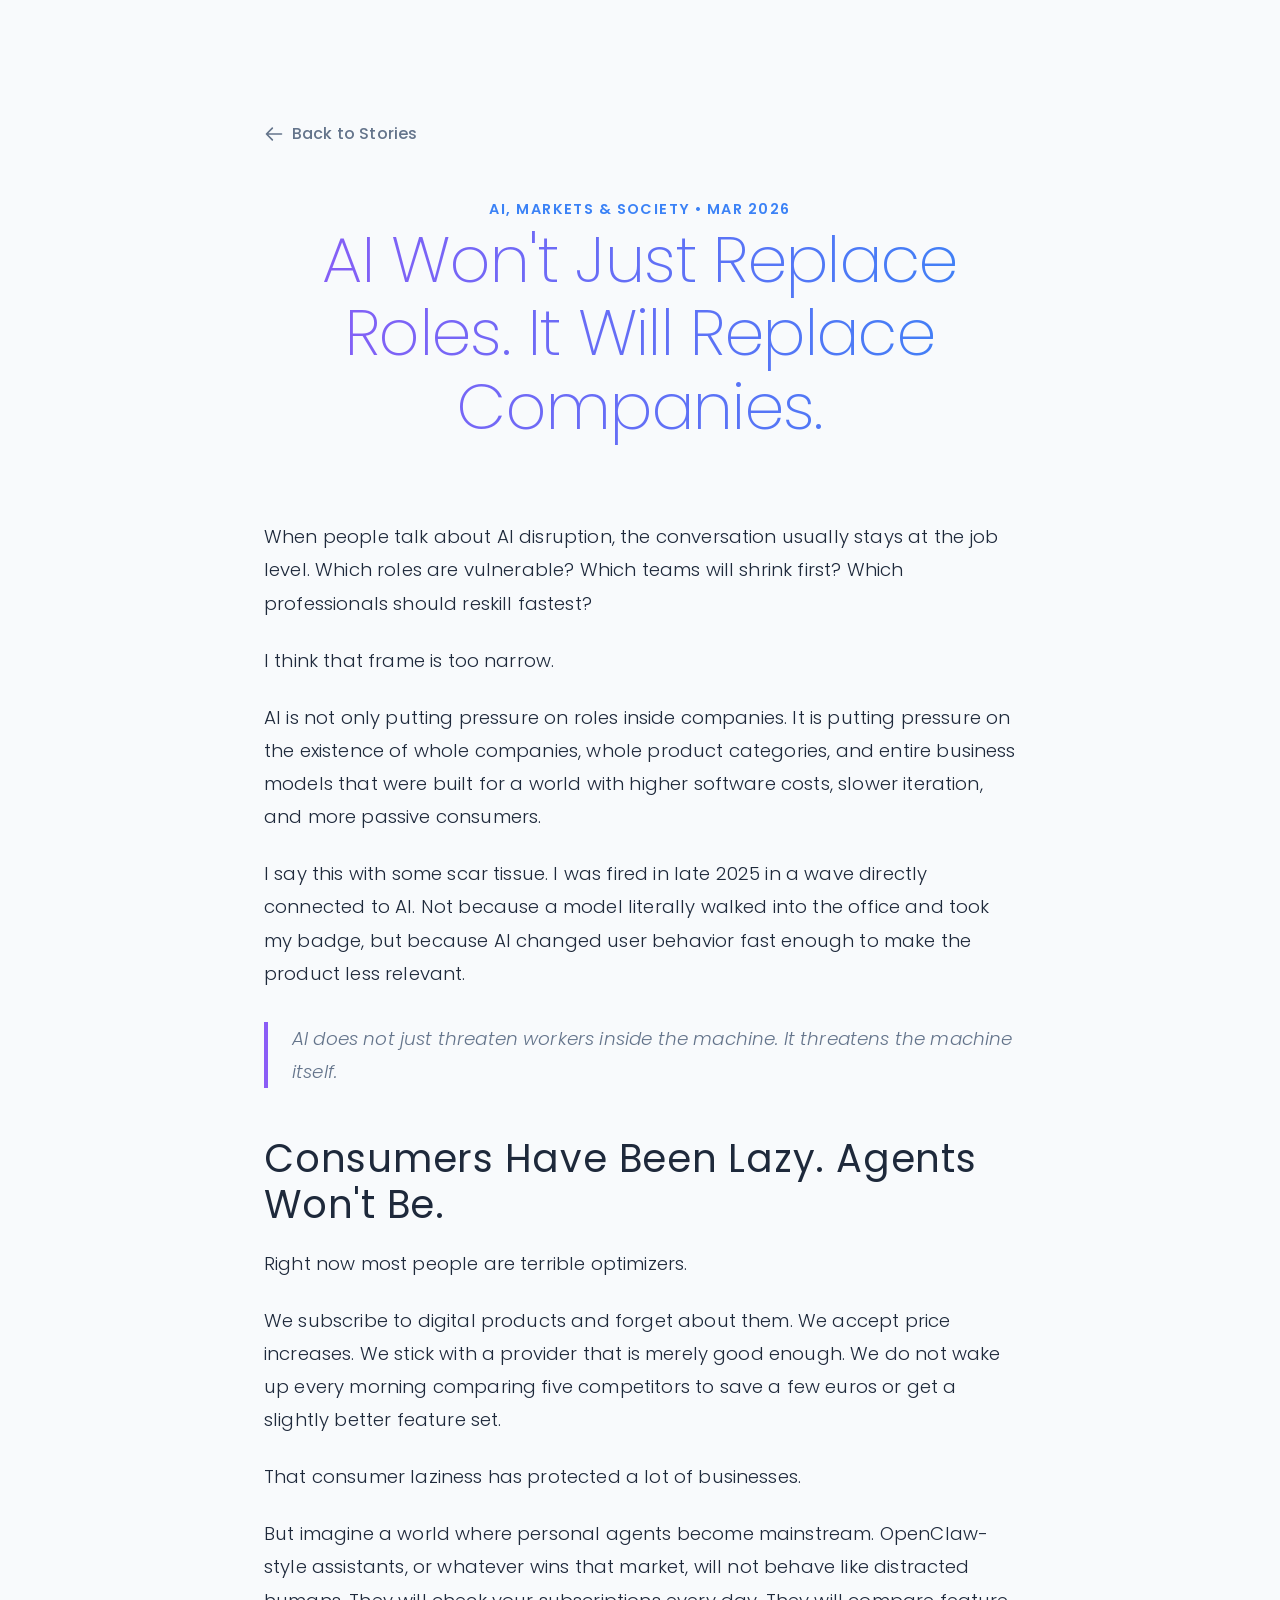
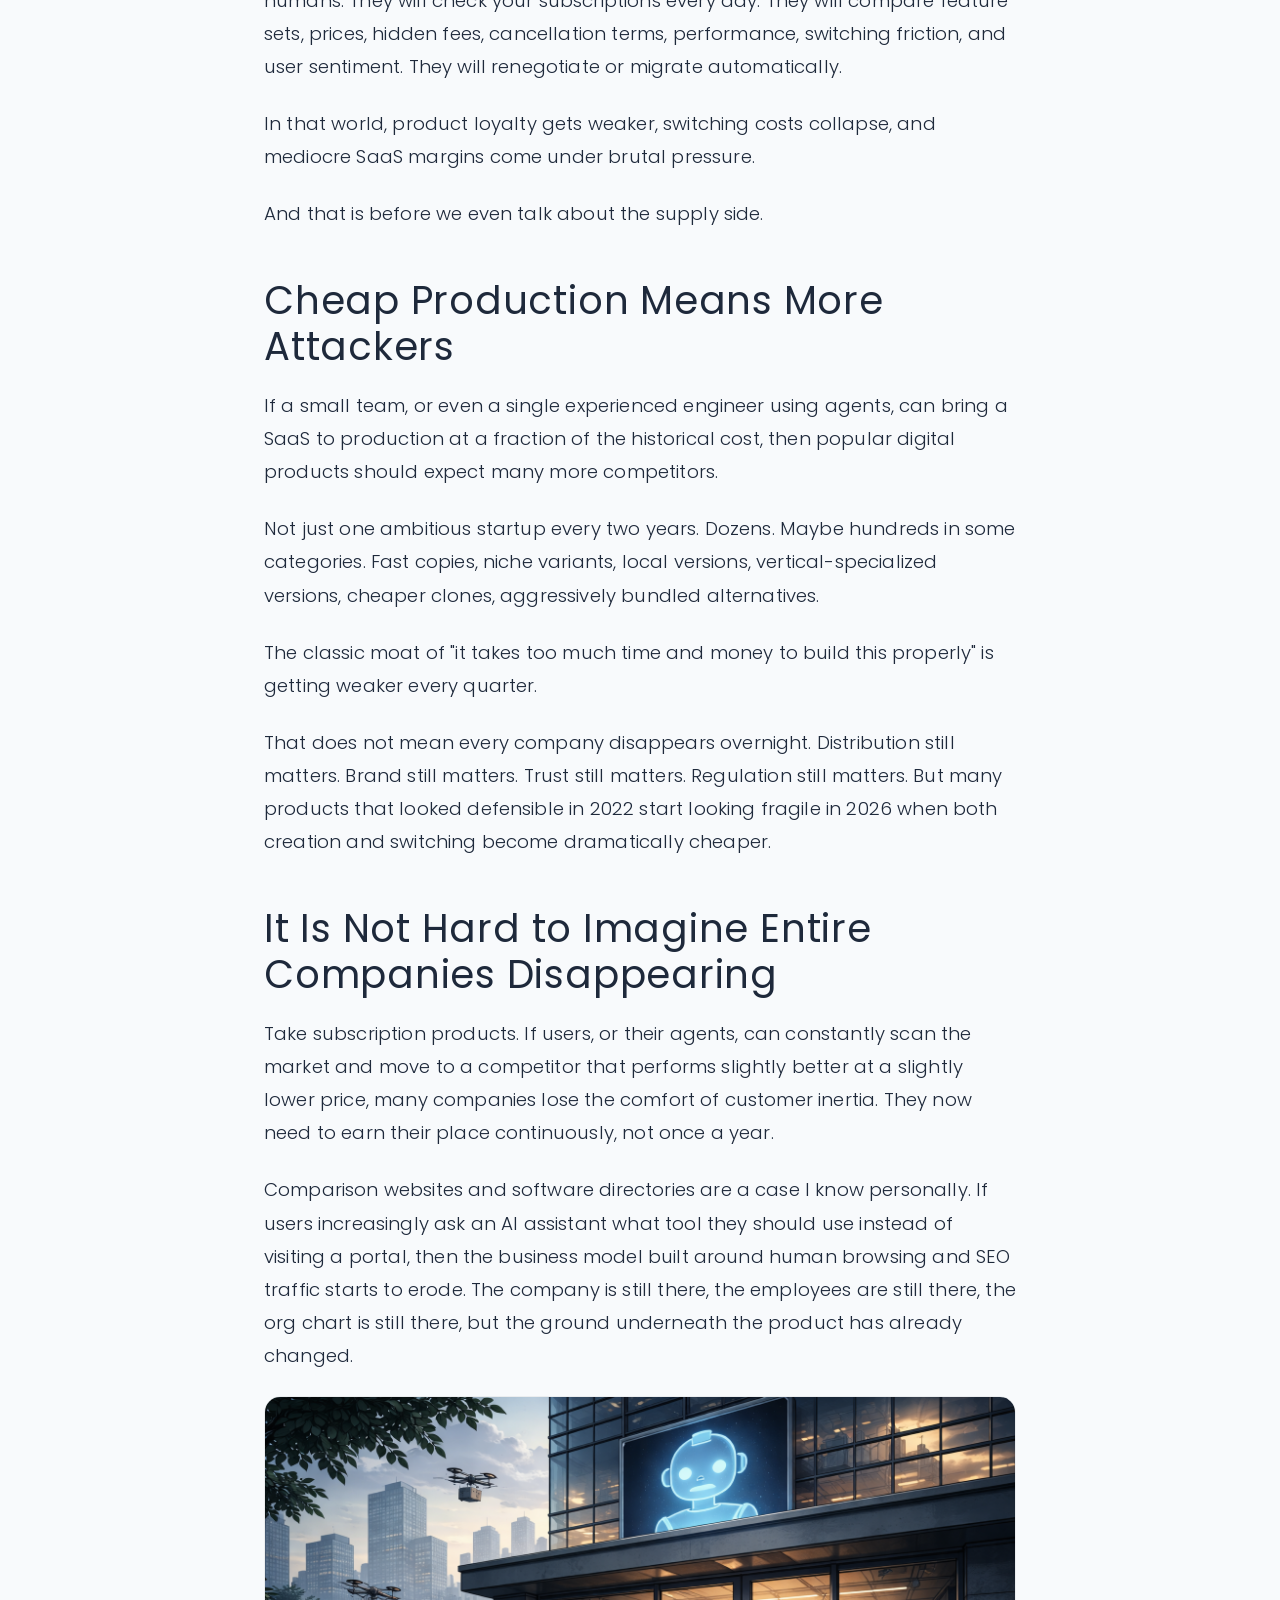
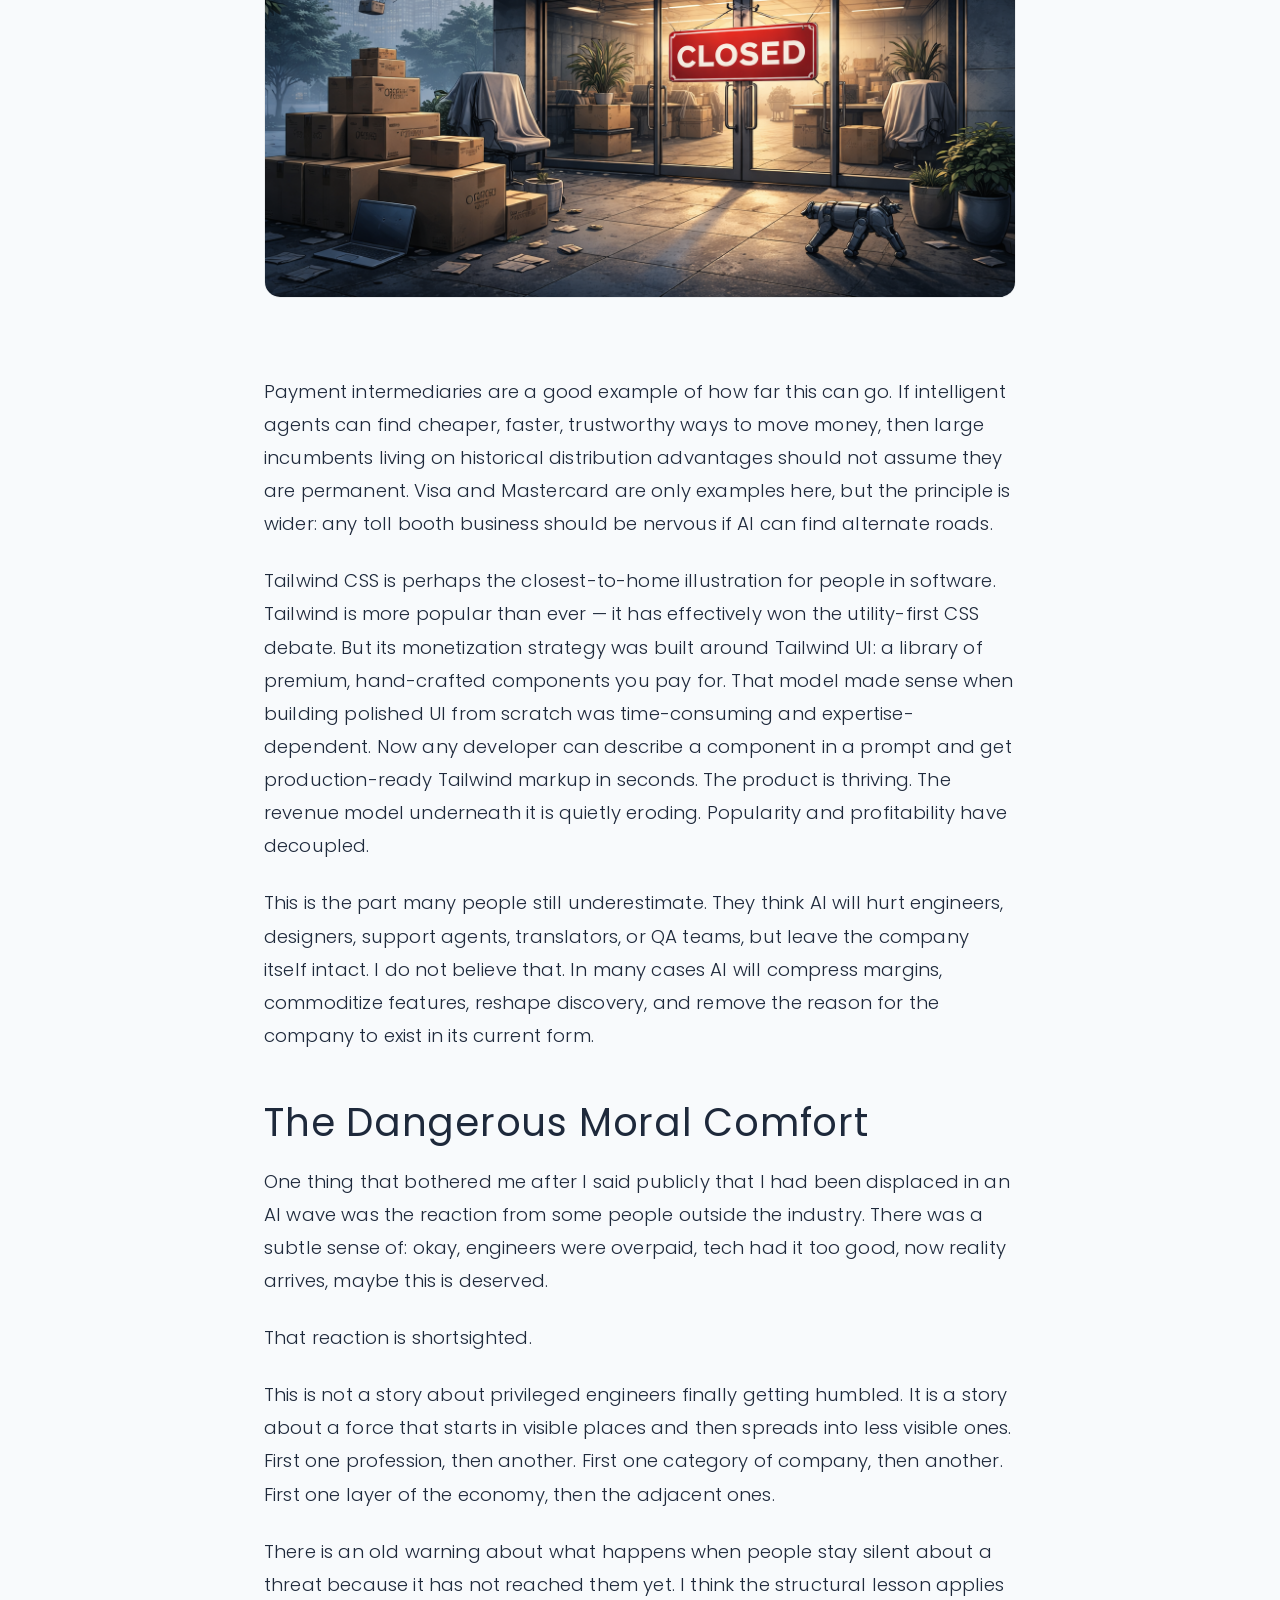
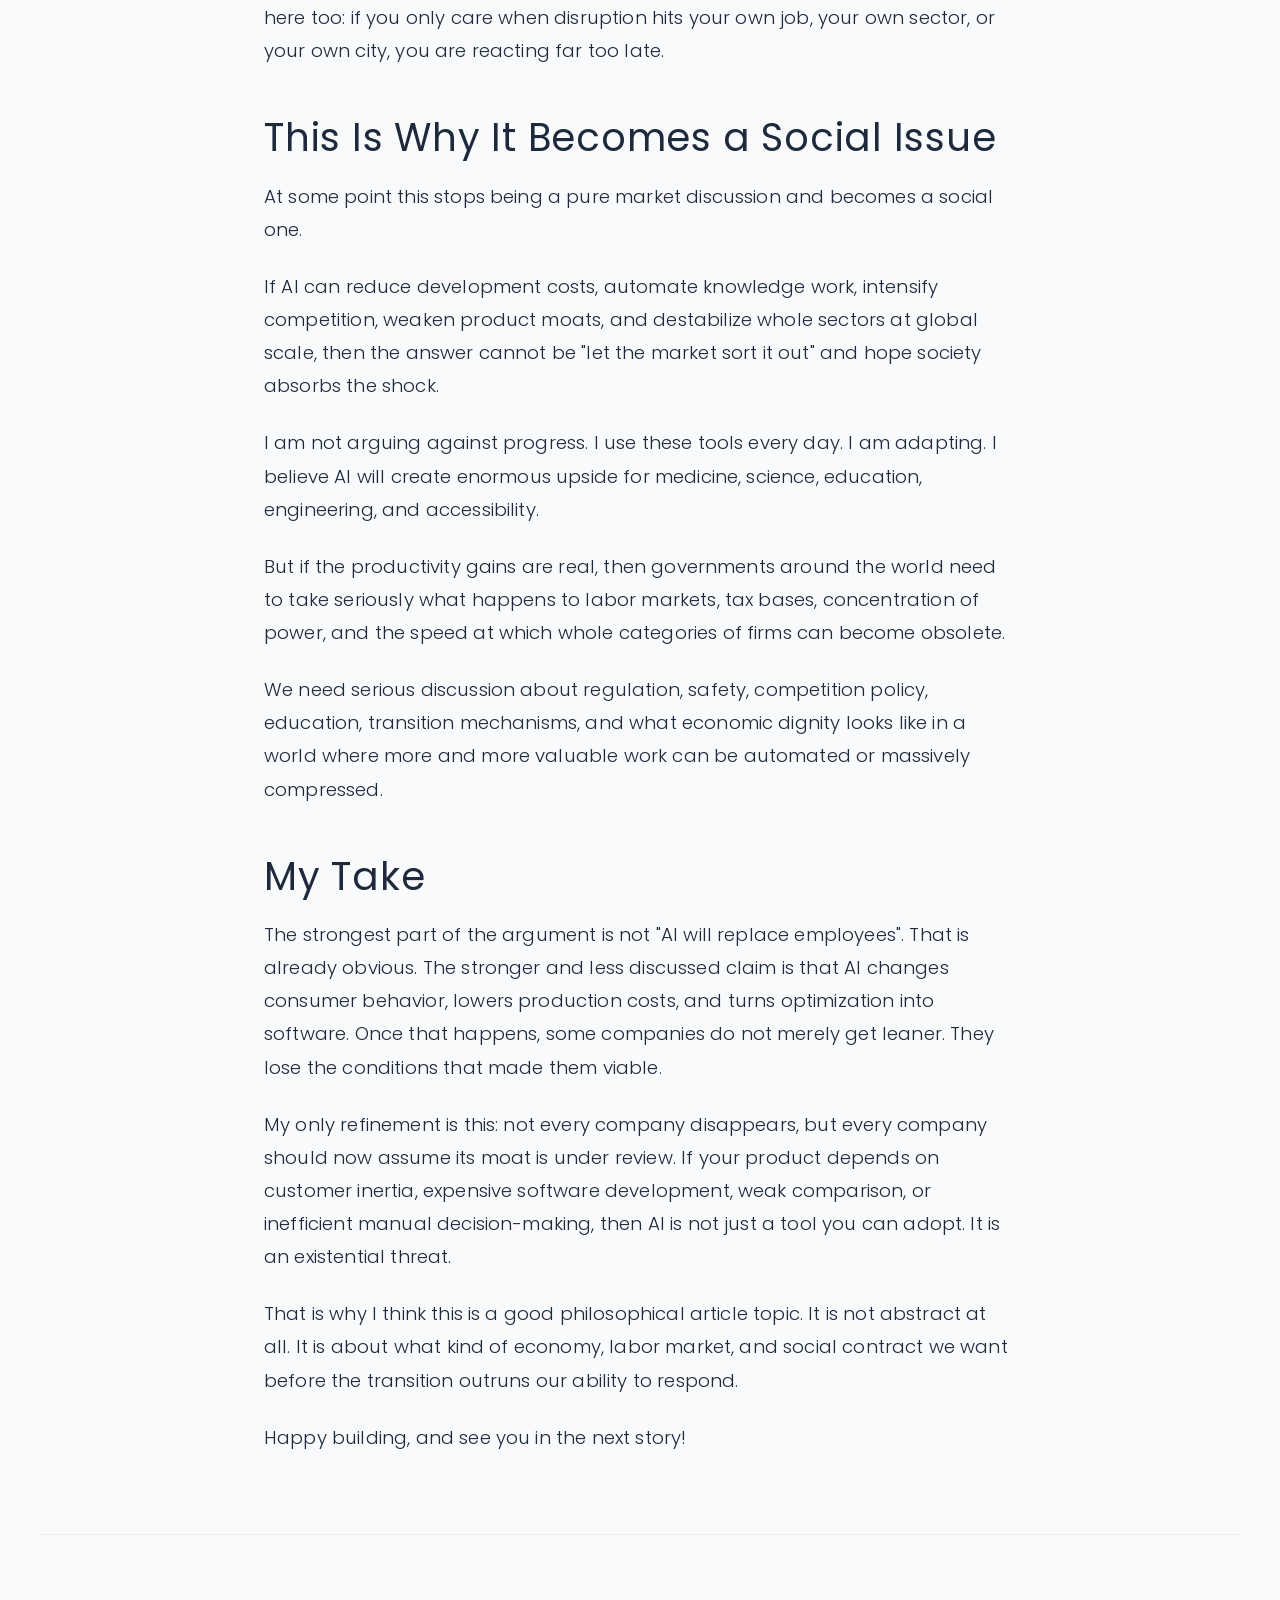
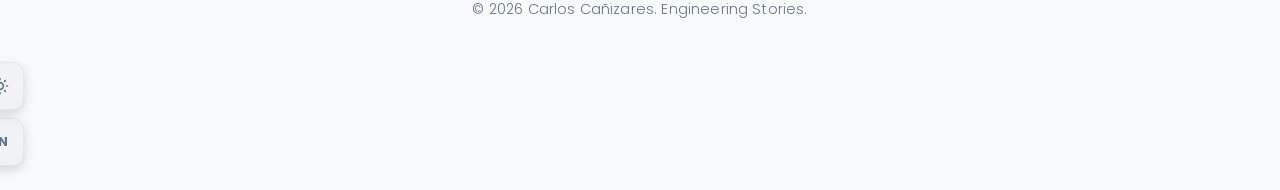
<file: stories/ai-wont-just-replace-roles.html>
<!doctype html>
<html lang="en">

<head>
    <meta charset="utf-8">
    <meta name="viewport" content="width=device-width,initial-scale=1">
    <link rel="preconnect" href="https://fonts.googleapis.com">
    <link rel="preconnect" href="https://fonts.gstatic.com" crossorigin>
    <link href="https://fonts.googleapis.com/css2?family=Poppins:wght@200;300;400;500;600;700&display=swap"
        rel="stylesheet">
    <title>AI Won't Just Replace Roles — Carlos Cañizares</title>
    <link rel="stylesheet" href="../css/style.css">
    <style>
        .story-content {
            max-width: 800px;
            margin: 120px auto 80px;
            padding: 0 24px;
        }

        .story-header {
            margin-bottom: 4rem;
            text-align: center;
        }

        .story-header h1 {
            font-size: clamp(2.5rem, 5vw, 4rem);
            margin-bottom: 1.5rem;
            padding-bottom: 0.2em;
            line-height: 1.15;
            background: linear-gradient(to right, #fff, #94a3b8);
            background-clip: text;
            -webkit-background-clip: text;
            -webkit-text-fill-color: transparent;
        }

        [data-theme="light"] .story-header h1 {
            background: linear-gradient(to right, #8b5cf6, #3b82f6);
            background-clip: text;
            -webkit-background-clip: text;
            -webkit-text-fill-color: transparent;
        }

        .story-meta {
            color: var(--accent-secondary);
            font-weight: 600;
            text-transform: uppercase;
            letter-spacing: 0.1em;
            font-size: 0.9rem;
        }

        .article-body {
            font-size: 1.15rem;
            line-height: 1.8;
            color: var(--text-main);
        }

        .article-body h2 {
            margin-top: 3rem;
            color: var(--text-main);
        }

        .article-body p {
            margin-bottom: 1.5rem;
            font-weight: 300;
        }

        .article-body ul {
            margin-bottom: 1.5rem;
            padding-left: 1.5rem;
            font-weight: 300;
        }

        .article-body blockquote {
            border-left: 4px solid var(--accent-primary);
            padding-left: 1.5rem;
            font-style: italic;
            margin: 2rem 0;
            color: var(--text-muted);
        }

        .back-link {
            display: inline-flex;
            align-items: center;
            gap: 0.5rem;
            margin-bottom: 3rem;
            color: var(--text-muted);
            font-weight: 500;
            transition: color 0.3s ease;
        }

        .back-link:hover {
            color: var(--accent-primary);
        }

        .hero-image {
            width: 100%;
            height: auto;
            border-radius: var(--radius-md);
            margin-bottom: 3rem;
            border: 1px solid var(--glass-border);
        }
    </style>
</head>

<body data-story-id="ai-wont-just-replace-roles" data-story-lang="en">
    <canvas id="page-matrix" aria-hidden="true"></canvas>

    <main class="story-content">
        <a href="../#stories" class="back-link">
            <svg width="20" height="20" fill="none" stroke="currentColor" viewBox="0 0 24 24">
                <path stroke-linecap="round" stroke-linejoin="round" stroke-width="2" d="M10 19l-7-7m0 0l7-7m-7 7h18">
                </path>
            </svg>
            Back to Stories
        </a>

        <header class="story-header">
            <div class="story-meta">AI, Markets & Society • Mar 2026</div>
            <h1>AI Won't Just Replace Roles. It Will Replace Companies.</h1>
        </header>

        <div class="article-body">
            <p>When people talk about AI disruption, the conversation usually stays at the job level. Which roles are vulnerable? Which teams will shrink first? Which professionals should reskill fastest?</p>

            <p>I think that frame is too narrow.</p>

            <p>AI is not only putting pressure on roles inside companies. It is putting pressure on the existence of whole companies, whole product categories, and entire business models that were built for a world with higher software costs, slower iteration, and more passive consumers.</p>

            <p>I say this with some scar tissue. I was fired in late 2025 in a wave directly connected to AI. Not because a model literally walked into the office and took my badge, but because AI changed user behavior fast enough to make the product less relevant.</p>

            <blockquote>
                AI does not just threaten workers inside the machine. It threatens the machine itself.
            </blockquote>

            <h2>Consumers Have Been Lazy. Agents Won't Be.</h2>

            <p>Right now most people are terrible optimizers.</p>

            <p>We subscribe to digital products and forget about them. We accept price increases. We stick with a provider that is merely good enough. We do not wake up every morning comparing five competitors to save a few euros or get a slightly better feature set.</p>

            <p>That consumer laziness has protected a lot of businesses.</p>

            <p>But imagine a world where personal agents become mainstream. OpenClaw-style assistants, or whatever wins that market, will not behave like distracted humans. They will check your subscriptions every day. They will compare feature sets, prices, hidden fees, cancellation terms, performance, switching friction, and user sentiment. They will renegotiate or migrate automatically.</p>

            <p>In that world, product loyalty gets weaker, switching costs collapse, and mediocre SaaS margins come under brutal pressure.</p>

            <p>And that is before we even talk about the supply side.</p>

            <h2>Cheap Production Means More Attackers</h2>

            <p>If a small team, or even a single experienced engineer using agents, can bring a SaaS to production at a fraction of the historical cost, then popular digital products should expect many more competitors.</p>

            <p>Not just one ambitious startup every two years. Dozens. Maybe hundreds in some categories. Fast copies, niche variants, local versions, vertical-specialized versions, cheaper clones, aggressively bundled alternatives.</p>

            <p>The classic moat of "it takes too much time and money to build this properly" is getting weaker every quarter.</p>

            <p>That does not mean every company disappears overnight. Distribution still matters. Brand still matters. Trust still matters. Regulation still matters. But many products that looked defensible in 2022 start looking fragile in 2026 when both creation and switching become dramatically cheaper.</p>

            <h2>It Is Not Hard to Imagine Entire Companies Disappearing</h2>

            <p>Take subscription products. If users, or their agents, can constantly scan the market and move to a competitor that performs slightly better at a slightly lower price, many companies lose the comfort of customer inertia. They now need to earn their place continuously, not once a year.</p>

            <p>Comparison websites and software directories are a case I know personally. If users increasingly ask an AI assistant what tool they should use instead of visiting a portal, then the business model built around human browsing and SEO traffic starts to erode. The company is still there, the employees are still there, the org chart is still there, but the ground underneath the product has already changed.</p>

            <img src="../assets/ai-wont-just-replace-roles.png" alt="AI Won't Just Replace Roles cover"
                class="hero-image">

            <p>Payment intermediaries are a good example of how far this can go. If intelligent agents can find cheaper, faster, trustworthy ways to move money, then large incumbents living on historical distribution advantages should not assume they are permanent. Visa and Mastercard are only examples here, but the principle is wider: any toll booth business should be nervous if AI can find alternate roads.</p>

            <p>Tailwind CSS is perhaps the closest-to-home illustration for people in software. Tailwind is more popular than ever — it has effectively won the utility-first CSS debate. But its monetization strategy was built around Tailwind UI: a library of premium, hand-crafted components you pay for. That model made sense when building polished UI from scratch was time-consuming and expertise-dependent. Now any developer can describe a component in a prompt and get production-ready Tailwind markup in seconds. The product is thriving. The revenue model underneath it is quietly eroding. Popularity and profitability have decoupled.</p>

            <p>This is the part many people still underestimate. They think AI will hurt engineers, designers, support agents, translators, or QA teams, but leave the company itself intact. I do not believe that. In many cases AI will compress margins, commoditize features, reshape discovery, and remove the reason for the company to exist in its current form.</p>

            <h2>The Dangerous Moral Comfort</h2>

            <p>One thing that bothered me after I said publicly that I had been displaced in an AI wave was the reaction from some people outside the industry. There was a subtle sense of: okay, engineers were overpaid, tech had it too good, now reality arrives, maybe this is deserved.</p>

            <p>That reaction is shortsighted.</p>

            <p>This is not a story about privileged engineers finally getting humbled. It is a story about a force that starts in visible places and then spreads into less visible ones. First one profession, then another. First one category of company, then another. First one layer of the economy, then the adjacent ones.</p>

            <p>There is an old warning about what happens when people stay silent about a threat because it has not reached them yet. I think the structural lesson applies here too: if you only care when disruption hits your own job, your own sector, or your own city, you are reacting far too late.</p>

            <h2>This Is Why It Becomes a Social Issue</h2>

            <p>At some point this stops being a pure market discussion and becomes a social one.</p>

            <p>If AI can reduce development costs, automate knowledge work, intensify competition, weaken product moats, and destabilize whole sectors at global scale, then the answer cannot be "let the market sort it out" and hope society absorbs the shock.</p>

            <p>I am not arguing against progress. I use these tools every day. I am adapting. I believe AI will create enormous upside for medicine, science, education, engineering, and accessibility.</p>

            <p>But if the productivity gains are real, then governments around the world need to take seriously what happens to labor markets, tax bases, concentration of power, and the speed at which whole categories of firms can become obsolete.</p>

            <p>We need serious discussion about regulation, safety, competition policy, education, transition mechanisms, and what economic dignity looks like in a world where more and more valuable work can be automated or massively compressed.</p>

            <h2>My Take</h2>

            <p>The strongest part of the argument is not "AI will replace employees". That is already obvious. The stronger and less discussed claim is that AI changes consumer behavior, lowers production costs, and turns optimization into software. Once that happens, some companies do not merely get leaner. They lose the conditions that made them viable.</p>

            <p>My only refinement is this: not every company disappears, but every company should now assume its moat is under review. If your product depends on customer inertia, expensive software development, weak comparison, or inefficient manual decision-making, then AI is not just a tool you can adopt. It is an existential threat.</p>

            <p>That is why I think this is a good philosophical article topic. It is not abstract at all. It is about what kind of economy, labor market, and social contract we want before the transition outruns our ability to respond.</p>

            <p>Happy building, and see you in the next story!</p>
        </div>
    </main>

    <footer class="container footer">
        <div class="footer-content" style="justify-content: center;">
            <p>© 2026 Carlos Cañizares. Engineering Stories.</p>
        </div>
    </footer>

    <div class="floating-controls">
        <button id="theme-toggle" class="control-btn" title="Toggle Theme" aria-label="Toggle Theme">
            <svg class="sun-icon" fill="none" stroke="currentColor" viewBox="0 0 24 24">
                <path stroke-linecap="round" stroke-linejoin="round" stroke-width="2"
                    d="M12 3v1m0 16v1m9-9h-1M4 12H3m15.364 6.364l-.707-.707M6.343 6.343l-.707-.707m12.728 0l-.707.707M6.343 17.657l-.707.707M16 12a4 4 0 11-8 0 4 4 0 018 0z">
                </path>
            </svg>
            <svg class="moon-icon" fill="none" stroke="currentColor" viewBox="0 0 24 24">
                <path stroke-linecap="round" stroke-linejoin="round" stroke-width="2"
                    d="M20.354 15.354A9 9 0 018.646 3.646 9.003 9.003 0 0012 21a9.003 9.003 0 008.354-5.646z"></path>
            </svg>
        </button>
        <button id="lang-toggle" class="control-btn" title="Switch Language">
            <span class="lang-text">EN</span>
        </button>
    </div>

    <script src="../js/main.js"></script>
</body>

</html>
</file>
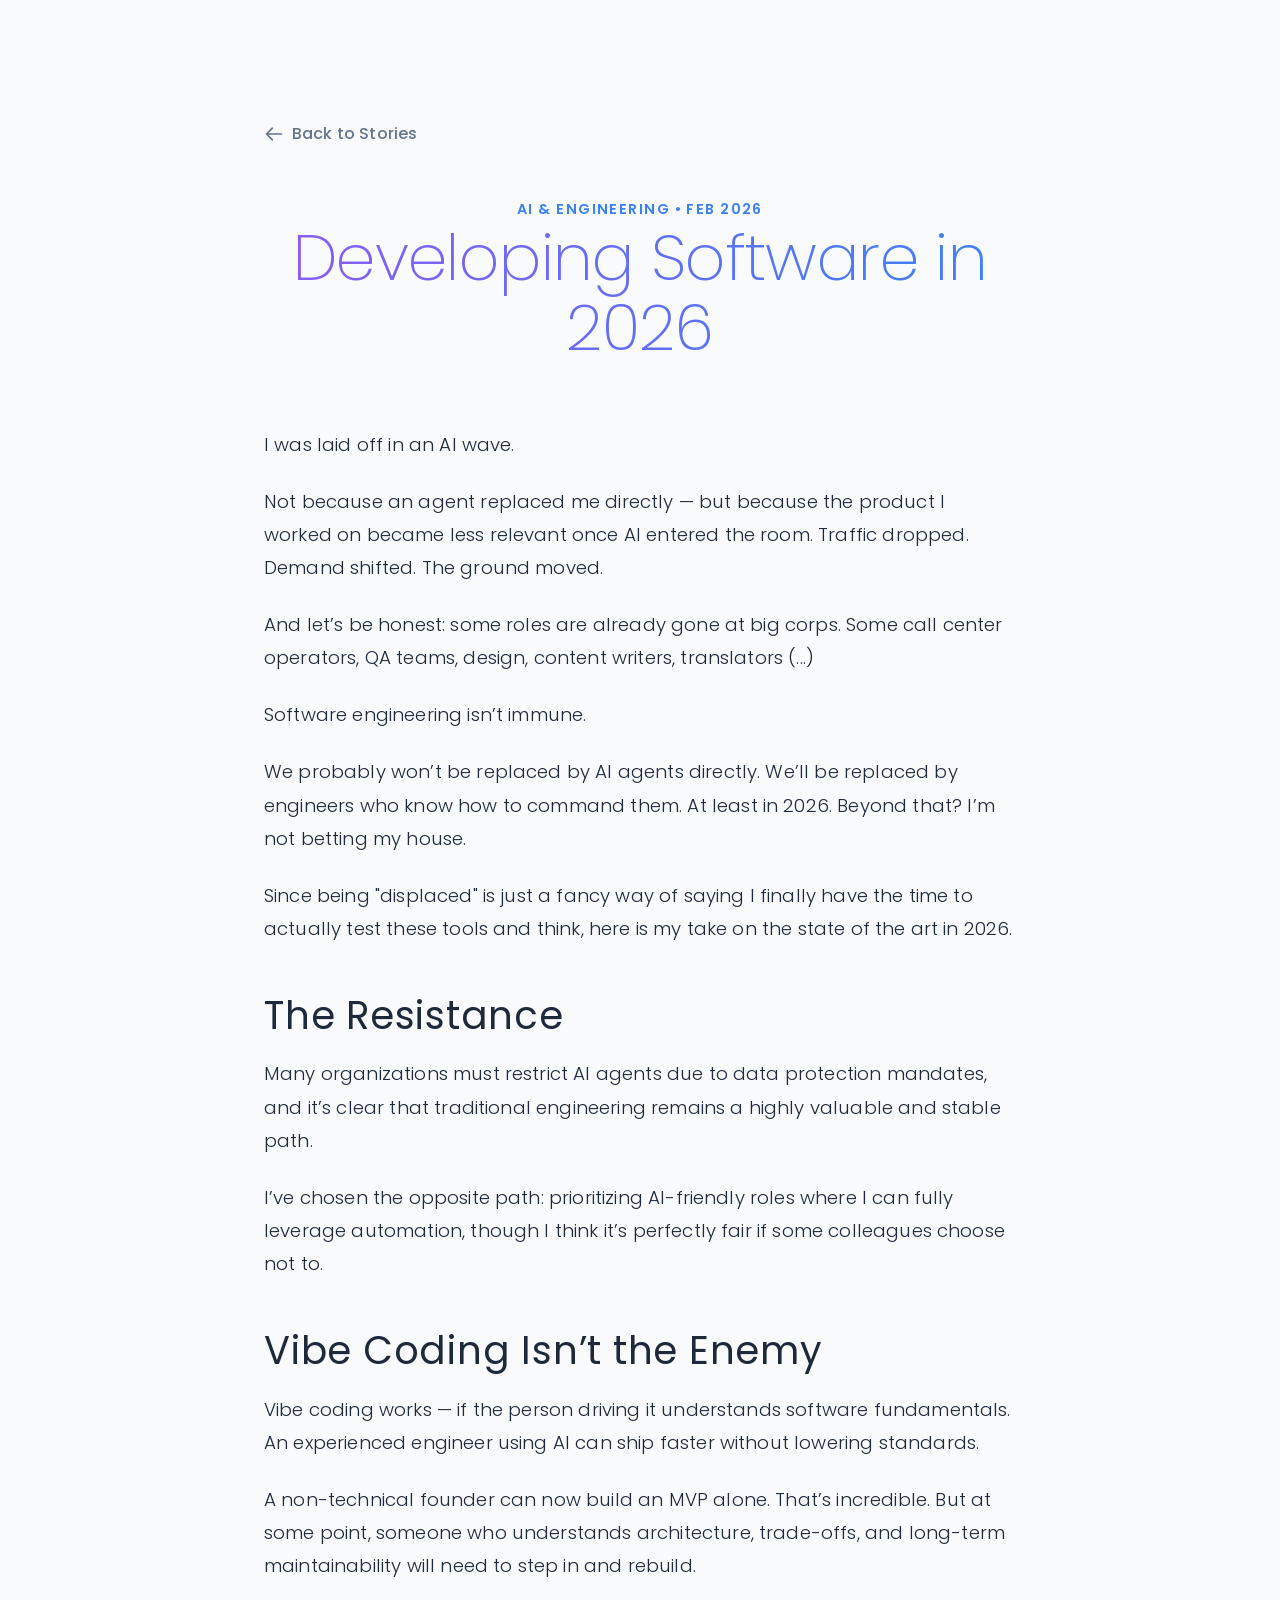
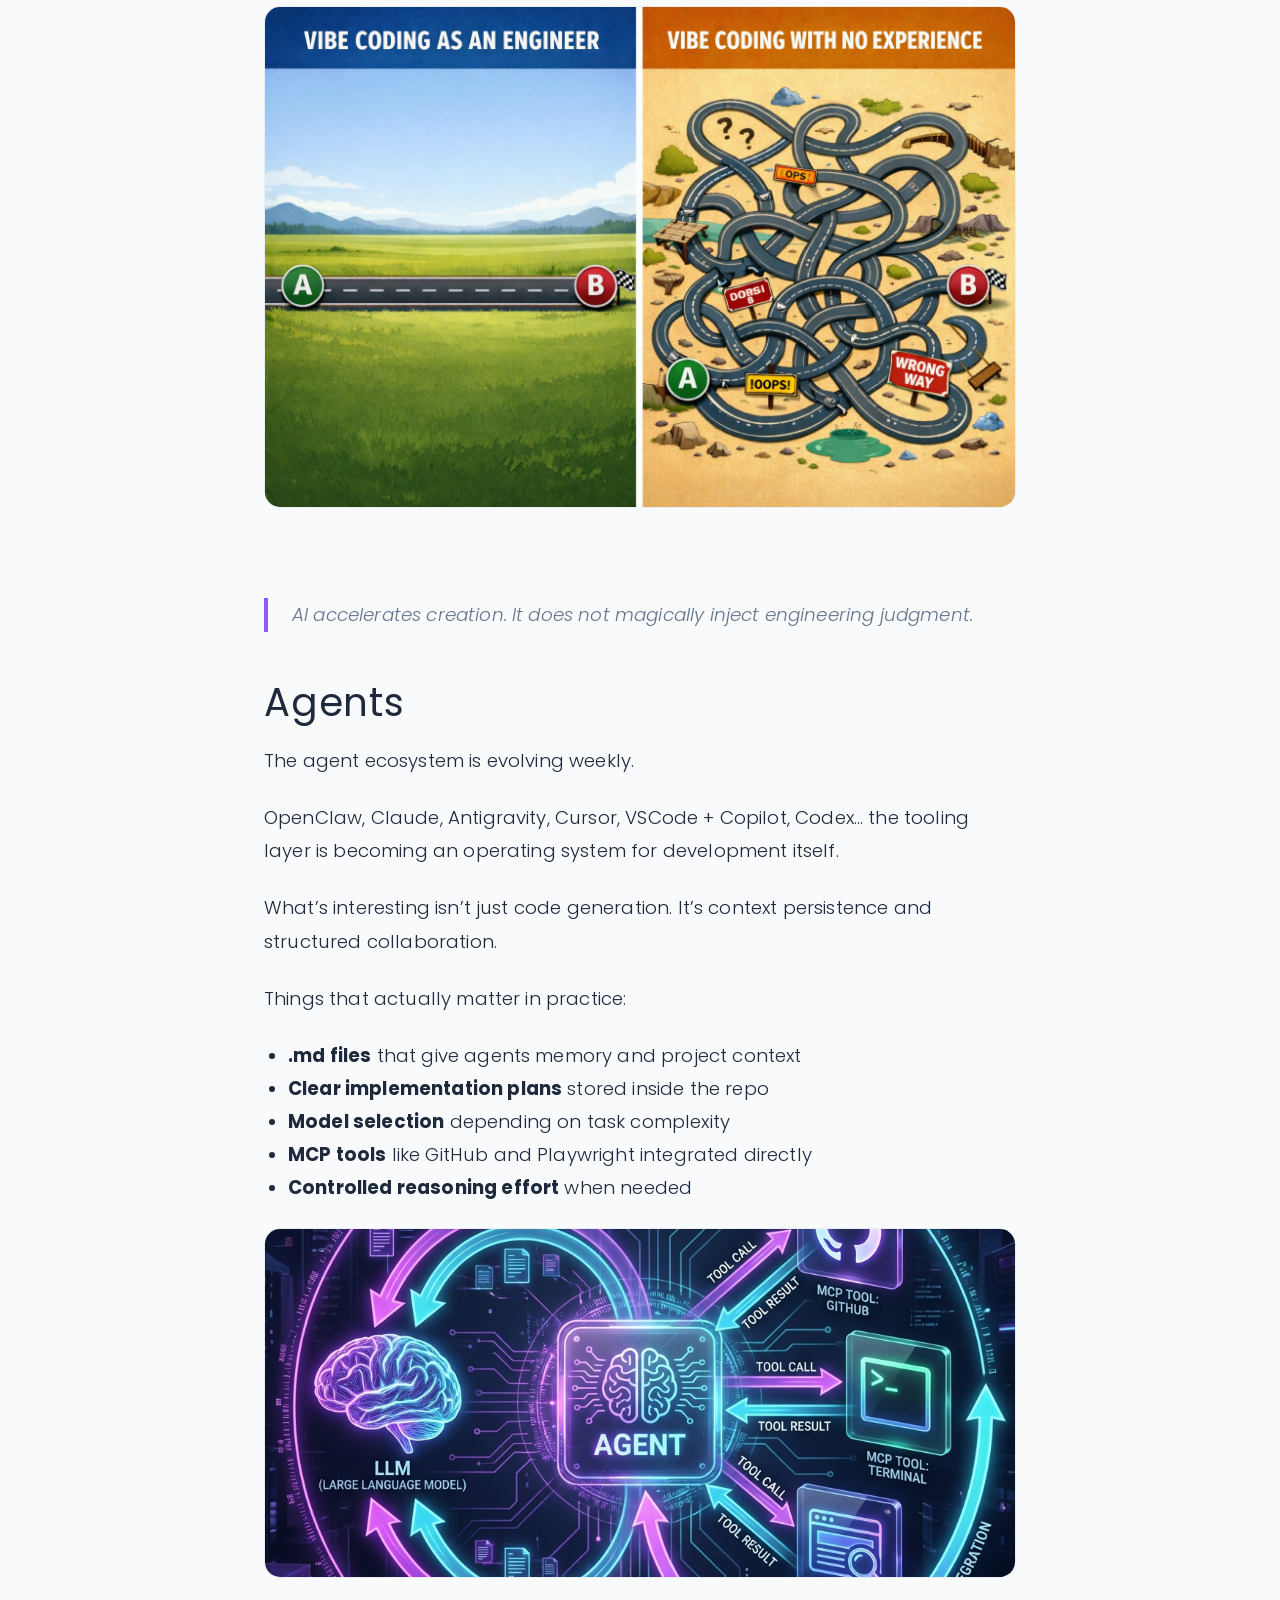
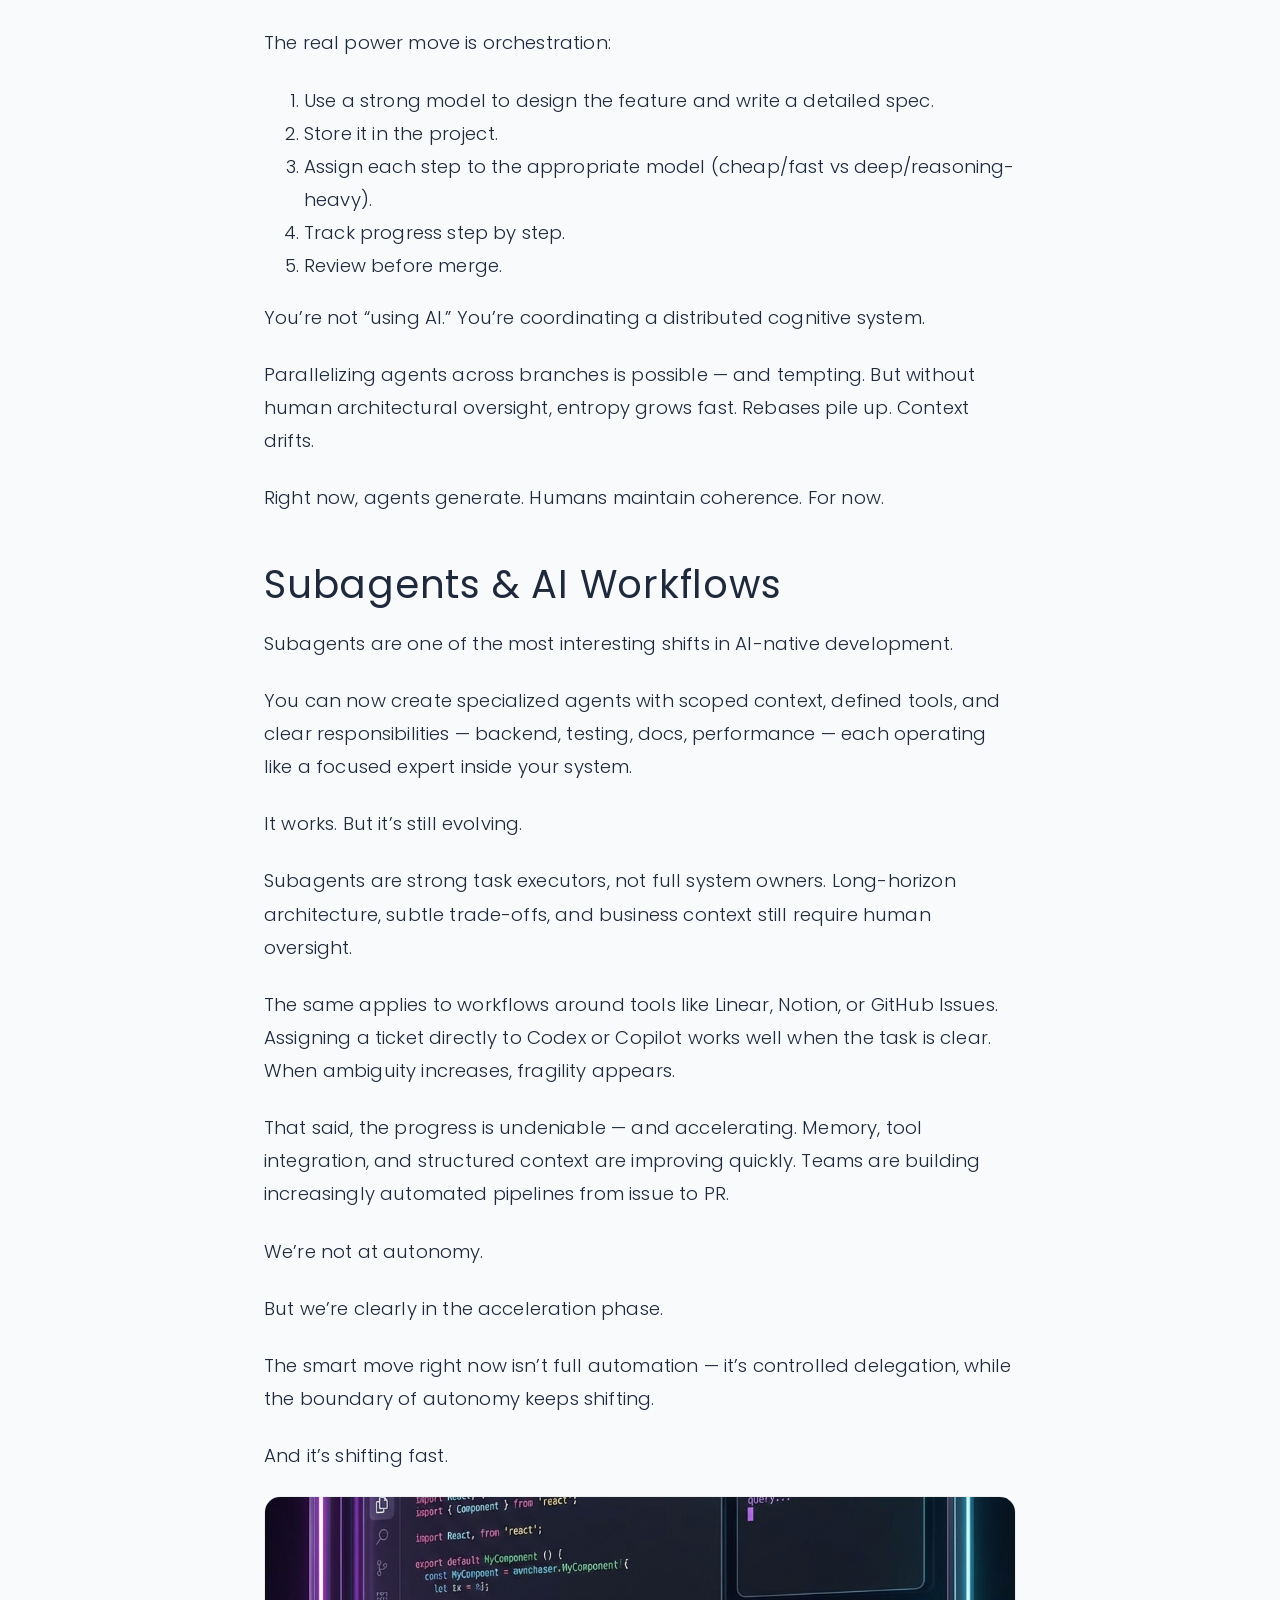
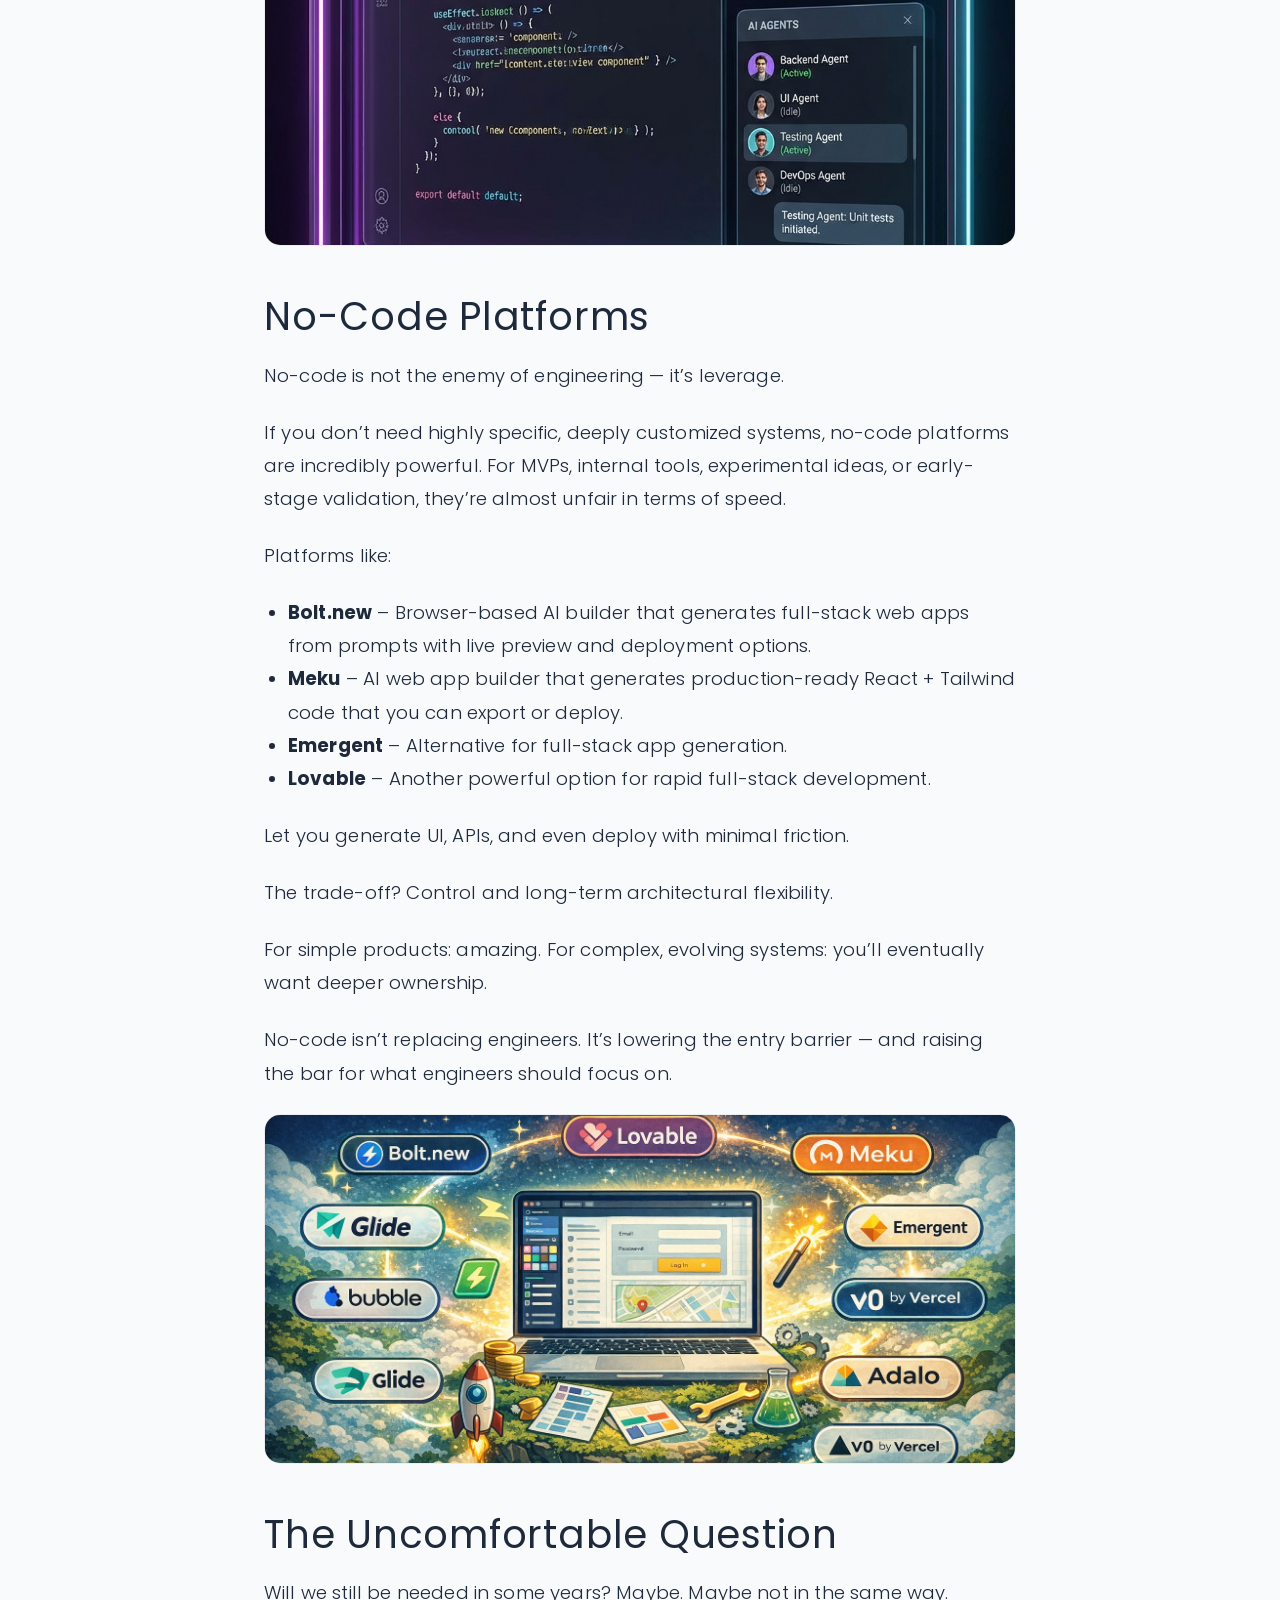
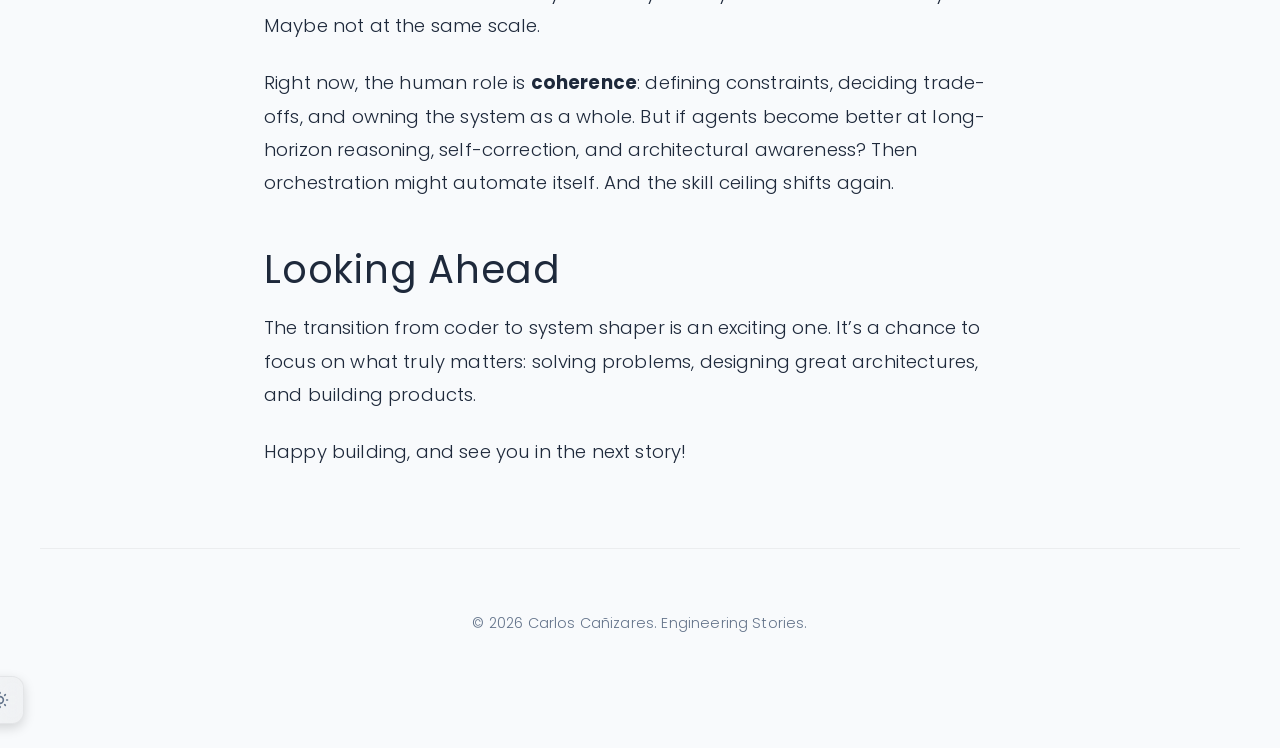
<file: stories/developing-software-2026.html>
<!doctype html>
<html lang="en">

<head>
    <meta charset="utf-8">
    <meta name="viewport" content="width=device-width,initial-scale=1">
    <link rel="preconnect" href="https://fonts.googleapis.com">
    <link rel="preconnect" href="https://fonts.gstatic.com" crossorigin>
    <link href="https://fonts.googleapis.com/css2?family=Poppins:wght@200;300;400;500;600;700&display=swap"
        rel="stylesheet">
    <title>Developing Software in 2026 — Carlos Cañizares</title>
    <link rel="stylesheet" href="../css/style.css">
    <style>
        .story-content {
            max-width: 800px;
            margin: 120px auto 80px;
            padding: 0 24px;
        }

        .story-header {
            margin-bottom: 4rem;
            text-align: center;
        }

        .story-header h1 {
            font-size: clamp(2.5rem, 5vw, 4rem);
            margin-bottom: 1.5rem;
            background: linear-gradient(to right, #fff, #94a3b8);
            background-clip: text;
            -webkit-background-clip: text;
            -webkit-text-fill-color: transparent;
        }

        [data-theme="light"] .story-header h1 {
            background: linear-gradient(to right, #8b5cf6, #3b82f6);
            background-clip: text;
            -webkit-background-clip: text;
            -webkit-text-fill-color: transparent;
        }

        .story-meta {
            color: var(--accent-secondary);
            font-weight: 600;
            text-transform: uppercase;
            letter-spacing: 0.1em;
            font-size: 0.9rem;
        }

        .article-body {
            font-size: 1.15rem;
            line-height: 1.8;
            color: var(--text-main);
        }

        .article-body h2 {
            margin-top: 3rem;
            color: var(--text-main);
        }

        .article-body p {
            margin-bottom: 1.5rem;
            font-weight: 300;
        }

        .article-body ul {
            margin-bottom: 1.5rem;
            padding-left: 1.5rem;
            font-weight: 300;
        }

        .article-body blockquote {
            border-left: 4px solid var(--accent-primary);
            padding-left: 1.5rem;
            font-style: italic;
            margin: 2rem 0;
            color: var(--text-muted);
        }

        .back-link {
            display: inline-flex;
            align-items: center;
            gap: 0.5rem;
            margin-bottom: 3rem;
            color: var(--text-muted);
            font-weight: 500;
            transition: color 0.3s ease;
        }

        .back-link:hover {
            color: var(--accent-primary);
        }

        .hero-image {
            width: 100%;
            height: auto;
            border-radius: var(--radius-md);
            margin-bottom: 3rem;
            border: 1px solid var(--glass-border);
        }

        .centered-image {
            display: block;
            width: 100%;
            height: 350px;
            object-fit: cover;
            object-position: center;
            margin: 0 auto 3rem auto;
            border-radius: var(--radius-md);
            border: 1px solid var(--glass-border);
        }
    </style>
</head>

<body data-story-id="developing-software-2026" data-story-lang="en">
    <canvas id="page-matrix" aria-hidden="true"></canvas>

    <main class="story-content">
        <a href="../#stories" class="back-link">
            <svg width="20" height="20" fill="none" stroke="currentColor" viewBox="0 0 24 24">
                <path stroke-linecap="round" stroke-linejoin="round" stroke-width="2" d="M10 19l-7-7m0 0l7-7m-7 7h18">
                </path>
            </svg>
            Back to Stories
        </a>

        <header class="story-header">
            <div class="story-meta">AI & Engineering • Feb 2026</div>
            <h1>Developing Software in 2026</h1>
        </header>

        <div class="article-body">
            <p>I was laid off in an AI wave.</p>

            <p>Not because an agent replaced me directly — but because the product I worked on became less relevant once
                AI entered the room. Traffic dropped. Demand shifted. The ground moved.</p>

            <p>And let’s be honest: some roles are already gone at big corps. Some call center operators, QA teams,
                design, content writers, translators (...)</p>

            <p>Software engineering isn’t immune.</p>

            <p>We probably won’t be replaced by AI agents directly. We’ll be replaced by engineers who know how to
                command them. At least in 2026. Beyond that? I’m not betting my house.</p>

            <p>Since being "displaced" is just a fancy way of saying I finally have the time to actually test these
                tools and think,
                here is my take on the state of the art in 2026.</p>

            <h2>The Resistance</h2>
            <p>Many organizations must restrict AI agents due to data protection mandates, and
                it’s clear that traditional engineering remains a highly valuable and stable path.</p>

            <p>I’ve chosen the opposite path: prioritizing AI-friendly roles where I can fully leverage automation,
                though I
                think it’s perfectly fair if some colleagues choose not to.</p>

            <h2>Vibe Coding Isn’t the Enemy</h2>
            <p>Vibe coding works — if the person driving it understands software fundamentals. An experienced engineer
                using AI can ship faster without lowering standards.</p>

            <p>A non-technical founder can now build an MVP alone. That’s incredible. But at some point, someone who
                understands architecture, trade-offs, and long-term maintainability will need to step in and rebuild.
            </p>

            <img src="../assets/vibe-coding.png" alt="Vibe Coding Concept" class="hero-image">

            <blockquote>
                AI accelerates creation. It does not magically inject engineering judgment.
            </blockquote>


            <h2>Agents</h2>
            <p>The agent ecosystem is evolving weekly.</p>

            <p>OpenClaw, Claude, Antigravity, Cursor, VSCode + Copilot, Codex… the tooling layer is becoming an
                operating system for development itself.</p>

            <p>What’s interesting isn’t just code generation. It’s context persistence and structured collaboration.</p>

            <p>Things that actually matter in practice:</p>
            <ul>
                <li><strong>.md files</strong> that give agents memory and project context</li>
                <li><strong>Clear implementation plans</strong> stored inside the repo</li>
                <li><strong>Model selection</strong> depending on task complexity</li>
                <li><strong>MCP tools</strong> like GitHub and Playwright integrated directly</li>
                <li><strong>Controlled reasoning effort</strong> when needed</li>
            </ul>

            <img src="../assets/mcp-agent-llm-diagram.png" alt="MCP Agent LLM Interaction Diagram"
                class="centered-image">

            <p>The real power move is orchestration:</p>
            <ol>
                <li>Use a strong model to design the feature and write a detailed spec.</li>
                <li>Store it in the project.</li>
                <li>Assign each step to the appropriate model (cheap/fast vs deep/reasoning-heavy).</li>
                <li>Track progress step by step.</li>
                <li>Review before merge.</li>
            </ol>

            <p>You’re not “using AI.” You’re coordinating a distributed cognitive system.</p>

            <p>Parallelizing agents across branches is possible — and tempting. But without human architectural
                oversight, entropy grows fast. Rebases pile up. Context drifts.</p>

            <p>Right now, agents generate. Humans maintain coherence. For now.</p>

            <h2>Subagents & AI Workflows</h2>
            <p>Subagents are one of the most interesting shifts in AI-native development.</p>

            <p>You can now create specialized agents with scoped context, defined tools, and clear responsibilities —
                backend, testing, docs, performance — each operating like a focused expert inside your system.</p>

            <p>It works. But it’s still evolving.</p>

            <p>Subagents are strong task executors, not full system owners. Long-horizon architecture, subtle
                trade-offs, and business context still require human oversight.</p>

            <p>The same applies to workflows around tools like Linear, Notion, or GitHub Issues. Assigning a ticket
                directly to Codex or Copilot works well when the task is clear. When ambiguity increases, fragility
                appears.</p>

            <p>That said, the progress is undeniable — and accelerating. Memory, tool integration, and structured
                context are improving quickly. Teams are building increasingly automated pipelines from issue to PR.</p>

            <p>We’re not at autonomy.</p>

            <p>But we’re clearly in the acceleration phase.</p>

            <p>The smart move right now isn’t full automation — it’s controlled delegation, while the boundary of
                autonomy keeps shifting.</p>

            <p>And it’s shifting fast.</p>

            <img src="../assets/subagent-workflow.png" alt="Subagent Workflow Concept" class="centered-image">

            <h2>No-Code Platforms</h2>
            <p>No-code is not the enemy of engineering — it’s leverage.</p>

            <p>If you don’t need highly specific, deeply customized systems, no-code platforms are incredibly powerful.
                For MVPs, internal tools, experimental ideas, or early-stage validation, they’re almost unfair in terms
                of
                speed.</p>

            <p>Platforms like:</p>
            <ul>
                <li><strong>Bolt.new</strong> – Browser-based AI builder that generates full-stack web apps from prompts
                    with live preview and deployment options.</li>
                <li><strong>Meku</strong> – AI web app builder that generates production-ready React + Tailwind code
                    that you can export or deploy.</li>
                <li><strong>Emergent</strong> – Alternative for full-stack app generation.</li>
                <li><strong>Lovable</strong> – Another powerful option for rapid full-stack development.</li>
            </ul>

            <p>Let you generate UI, APIs, and even deploy with minimal friction.</p>

            <p>The trade-off? Control and long-term architectural flexibility.</p>

            <p>For simple products: amazing. For complex, evolving systems: you’ll eventually want deeper ownership.</p>

            <p>No-code isn’t replacing engineers. It’s lowering the entry barrier — and raising the bar for what
                engineers should focus on.</p>

            <img src="../assets/no-code.png" alt="No-Code Platform Diagram" class="centered-image">

            <h2>The Uncomfortable Question</h2>
            <p>Will we still be needed in some years? Maybe. Maybe not in the same way. Maybe not at the same scale.</p>

            <p>Right now, the human role is <strong>coherence</strong>: defining constraints, deciding trade-offs, and
                owning the system as a whole. But if agents become better at long-horizon reasoning, self-correction,
                and architectural awareness? Then orchestration might automate itself. And the skill ceiling shifts
                again.</p>

            <h2>Looking Ahead</h2>
            <p>The transition from coder to system shaper is an exciting one. It’s a chance to focus on what truly
                matters: solving problems, designing great architectures, and building products.</p>



            <p>Happy building, and see you in the next story!</p>
        </div>
    </main>

    <footer class="container footer">
        <div class="footer-content" style="justify-content: center;">
            <p>© 2026 Carlos Cañizares. Engineering Stories.</p>
        </div>
    </footer>

    <!-- Floating Controls Panel -->
    <div class="floating-controls">
        <button id="theme-toggle" class="control-btn" title="Toggle Theme" aria-label="Toggle Theme">
            <svg class="sun-icon" fill="none" stroke="currentColor" viewBox="0 0 24 24">
                <path stroke-linecap="round" stroke-linejoin="round" stroke-width="2"
                    d="M12 3v1m0 16v1m9-9h-1M4 12H3m15.364 6.364l-.707-.707M6.343 6.343l-.707-.707m12.728 0l-.707.707M6.343 17.657l-.707.707M16 12a4 4 0 11-8 0 4 4 0 018 0z">
                </path>
            </svg>
            <svg class="moon-icon" fill="none" stroke="currentColor" viewBox="0 0 24 24">
                <path stroke-linecap="round" stroke-linejoin="round" stroke-width="2"
                    d="M20.354 15.354A9 9 0 018.646 3.646 9.003 9.003 0 0012 21a9.003 9.003 0 008.354-5.646z"></path>
            </svg>
        </button>
        <button id="lang-toggle" class="control-btn" title="Switch Language">
            <span class="lang-text">EN</span>
        </button>
    </div>

    <script src="../js/main.js"></script>
</body>

</html>
</file>
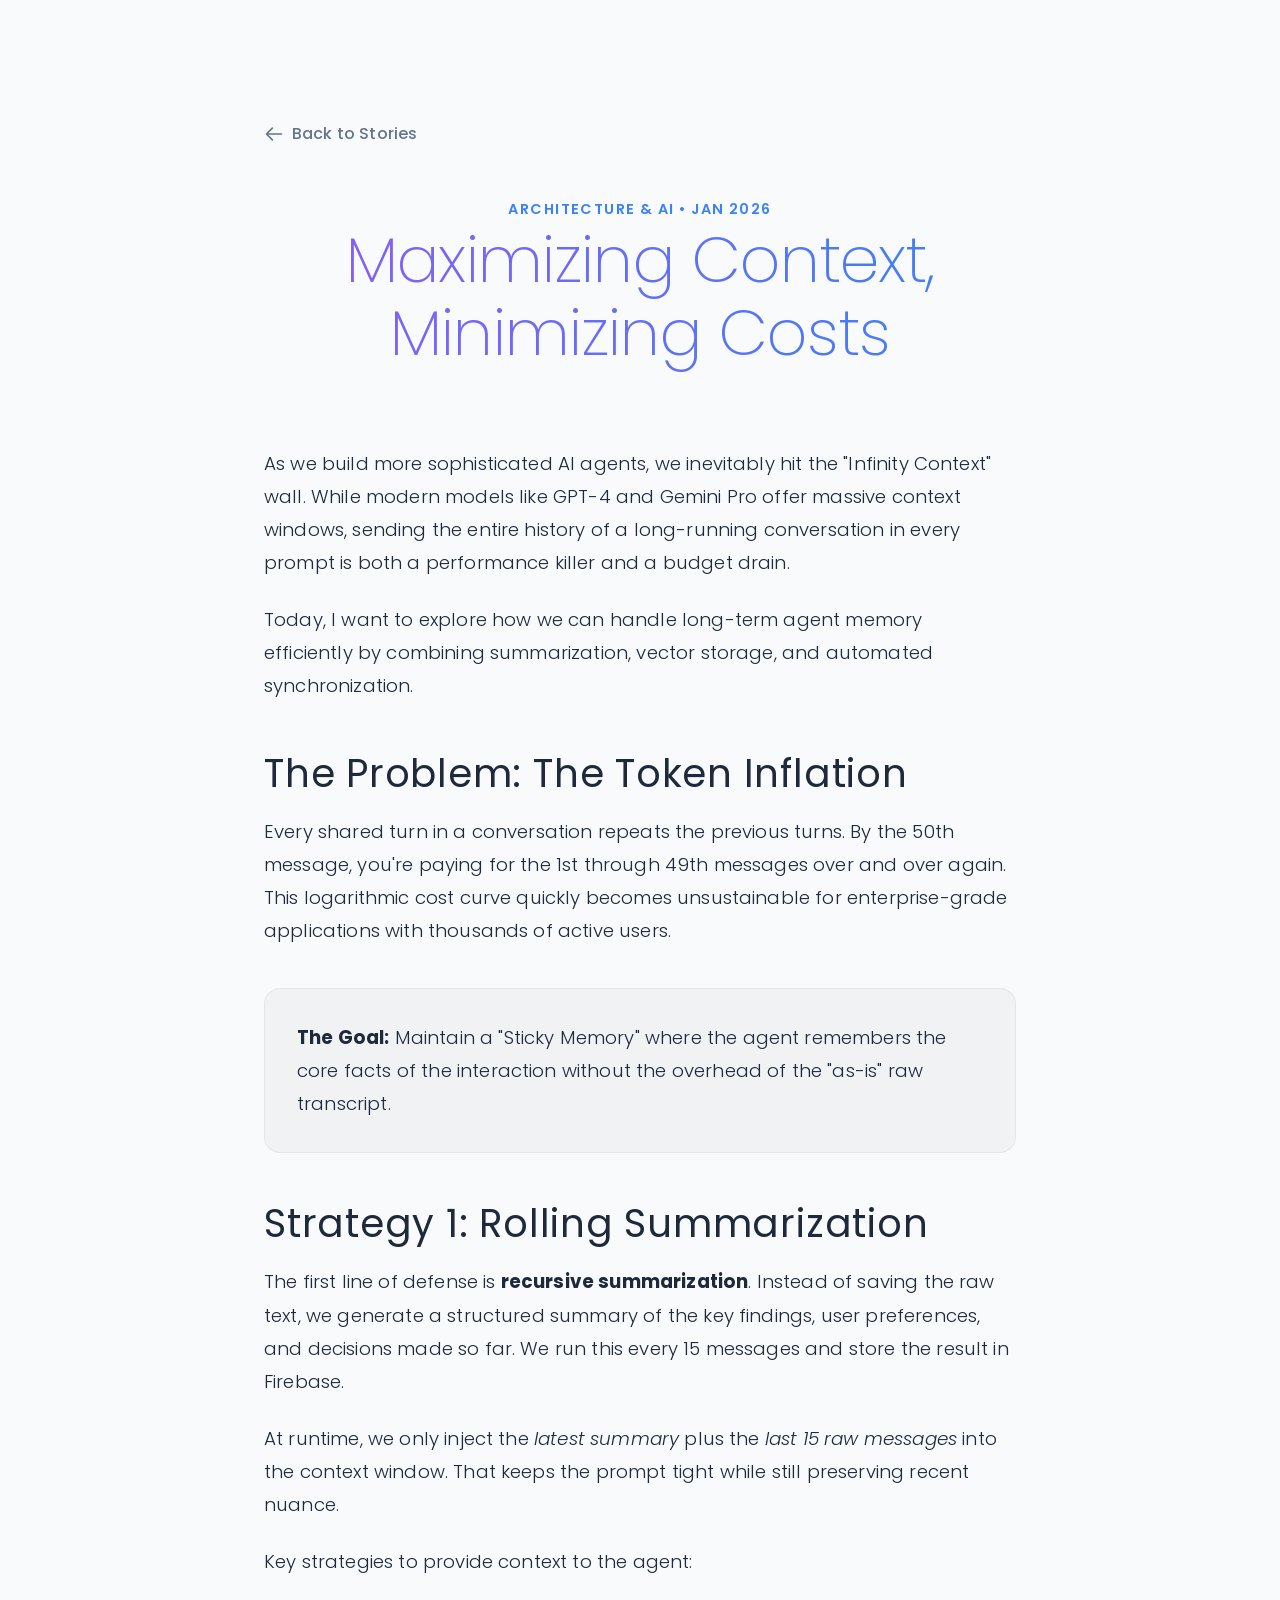
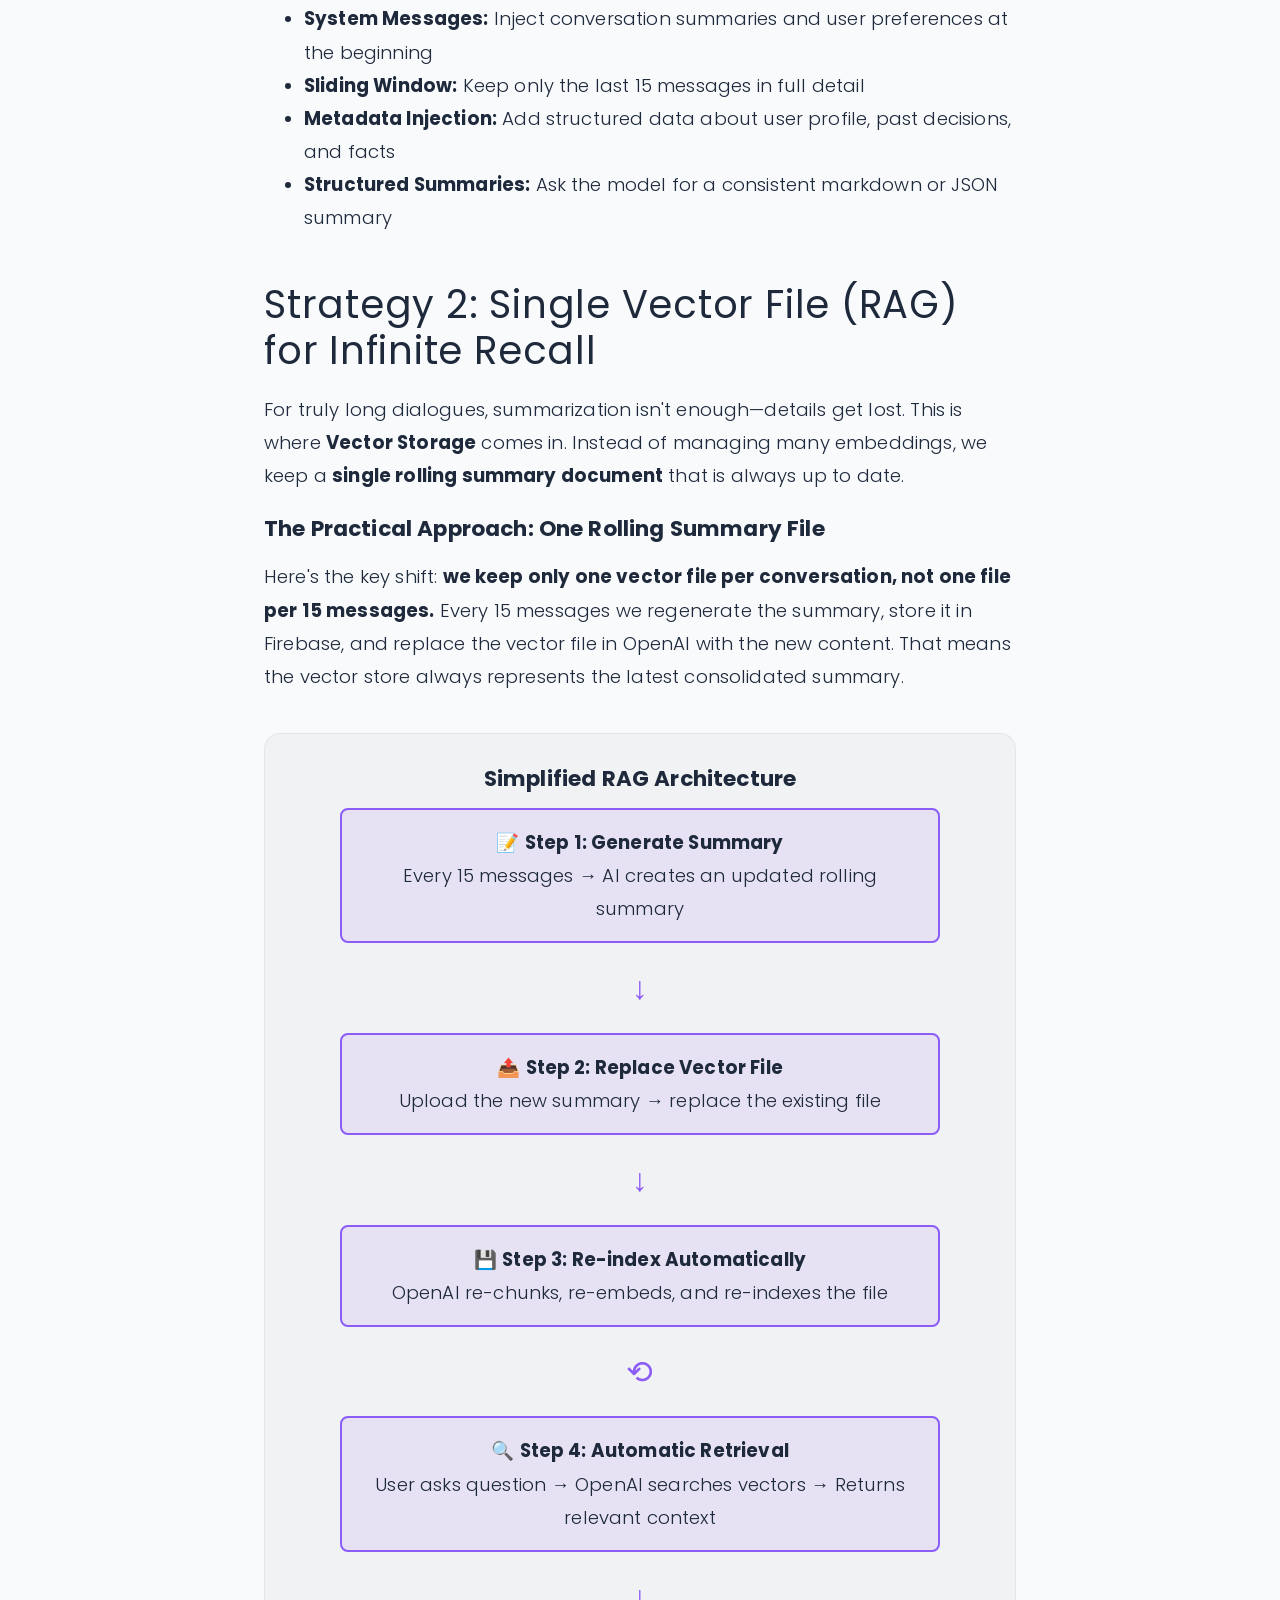
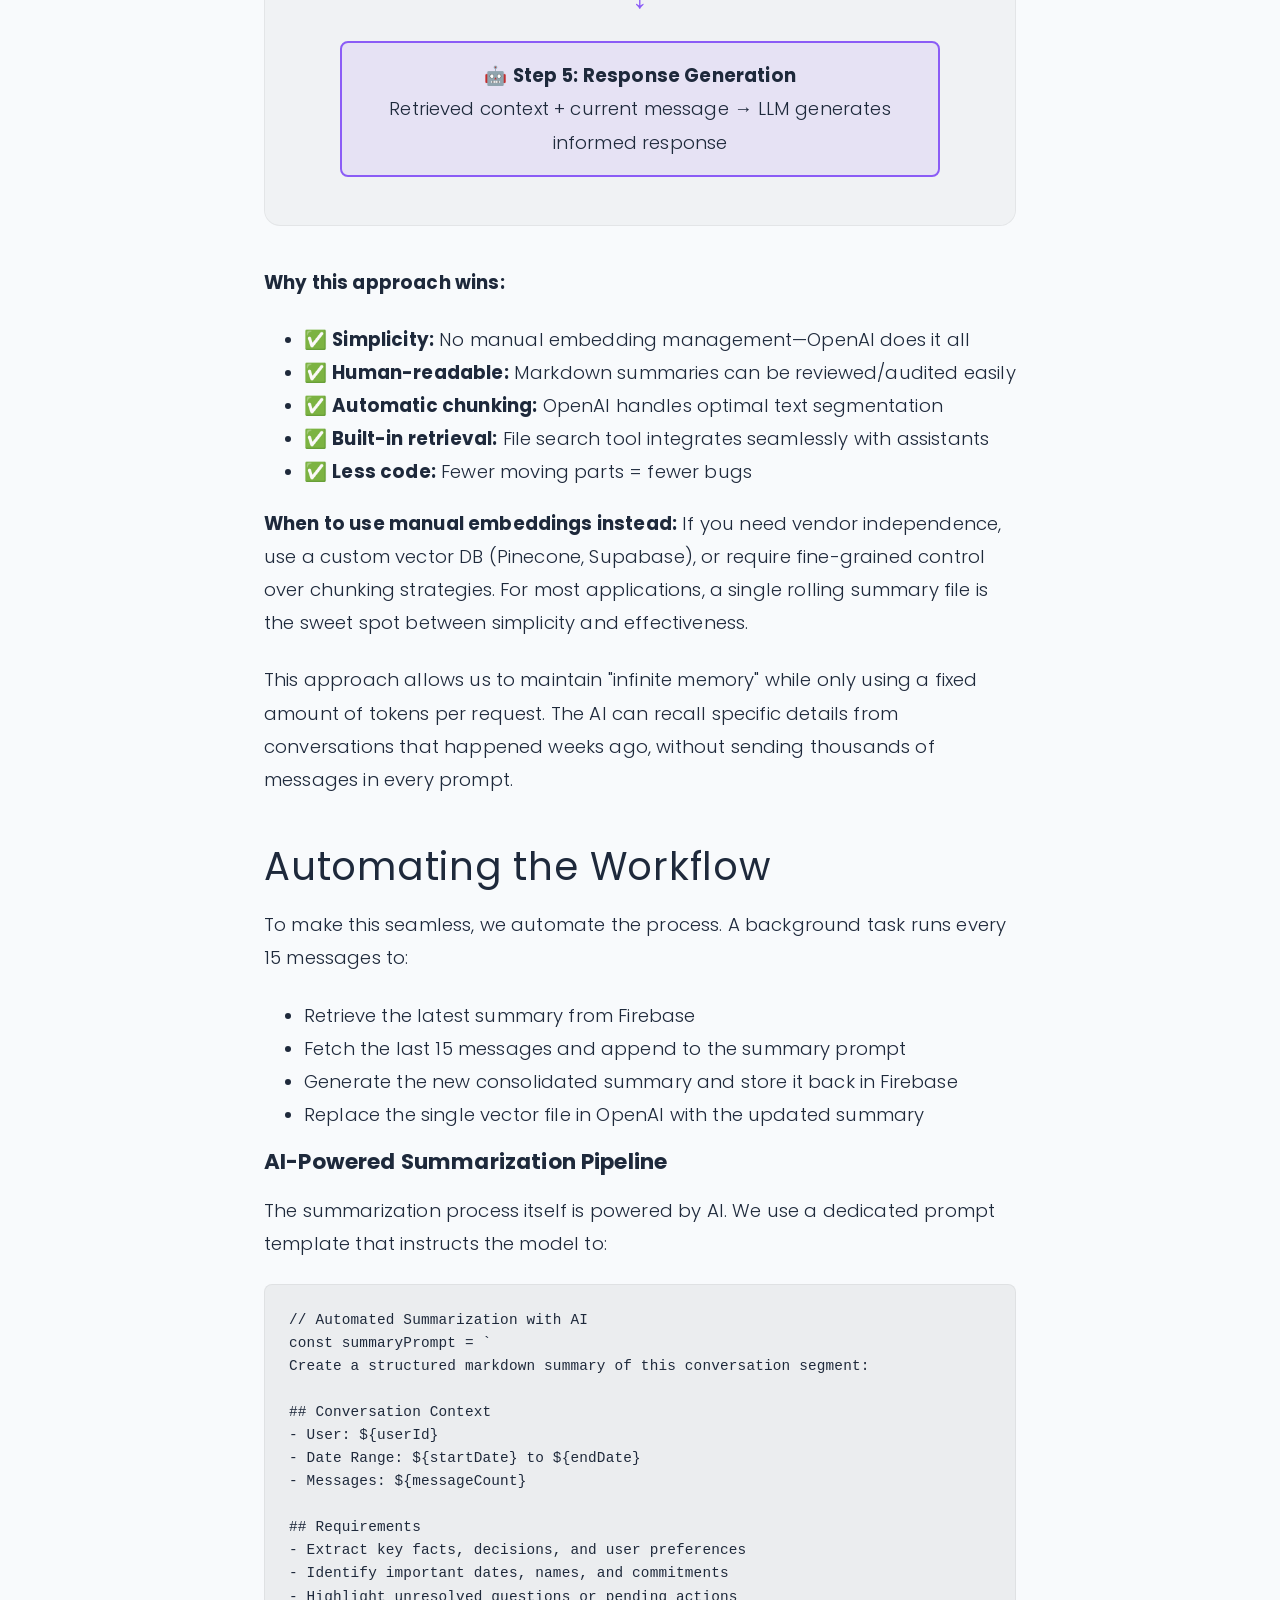
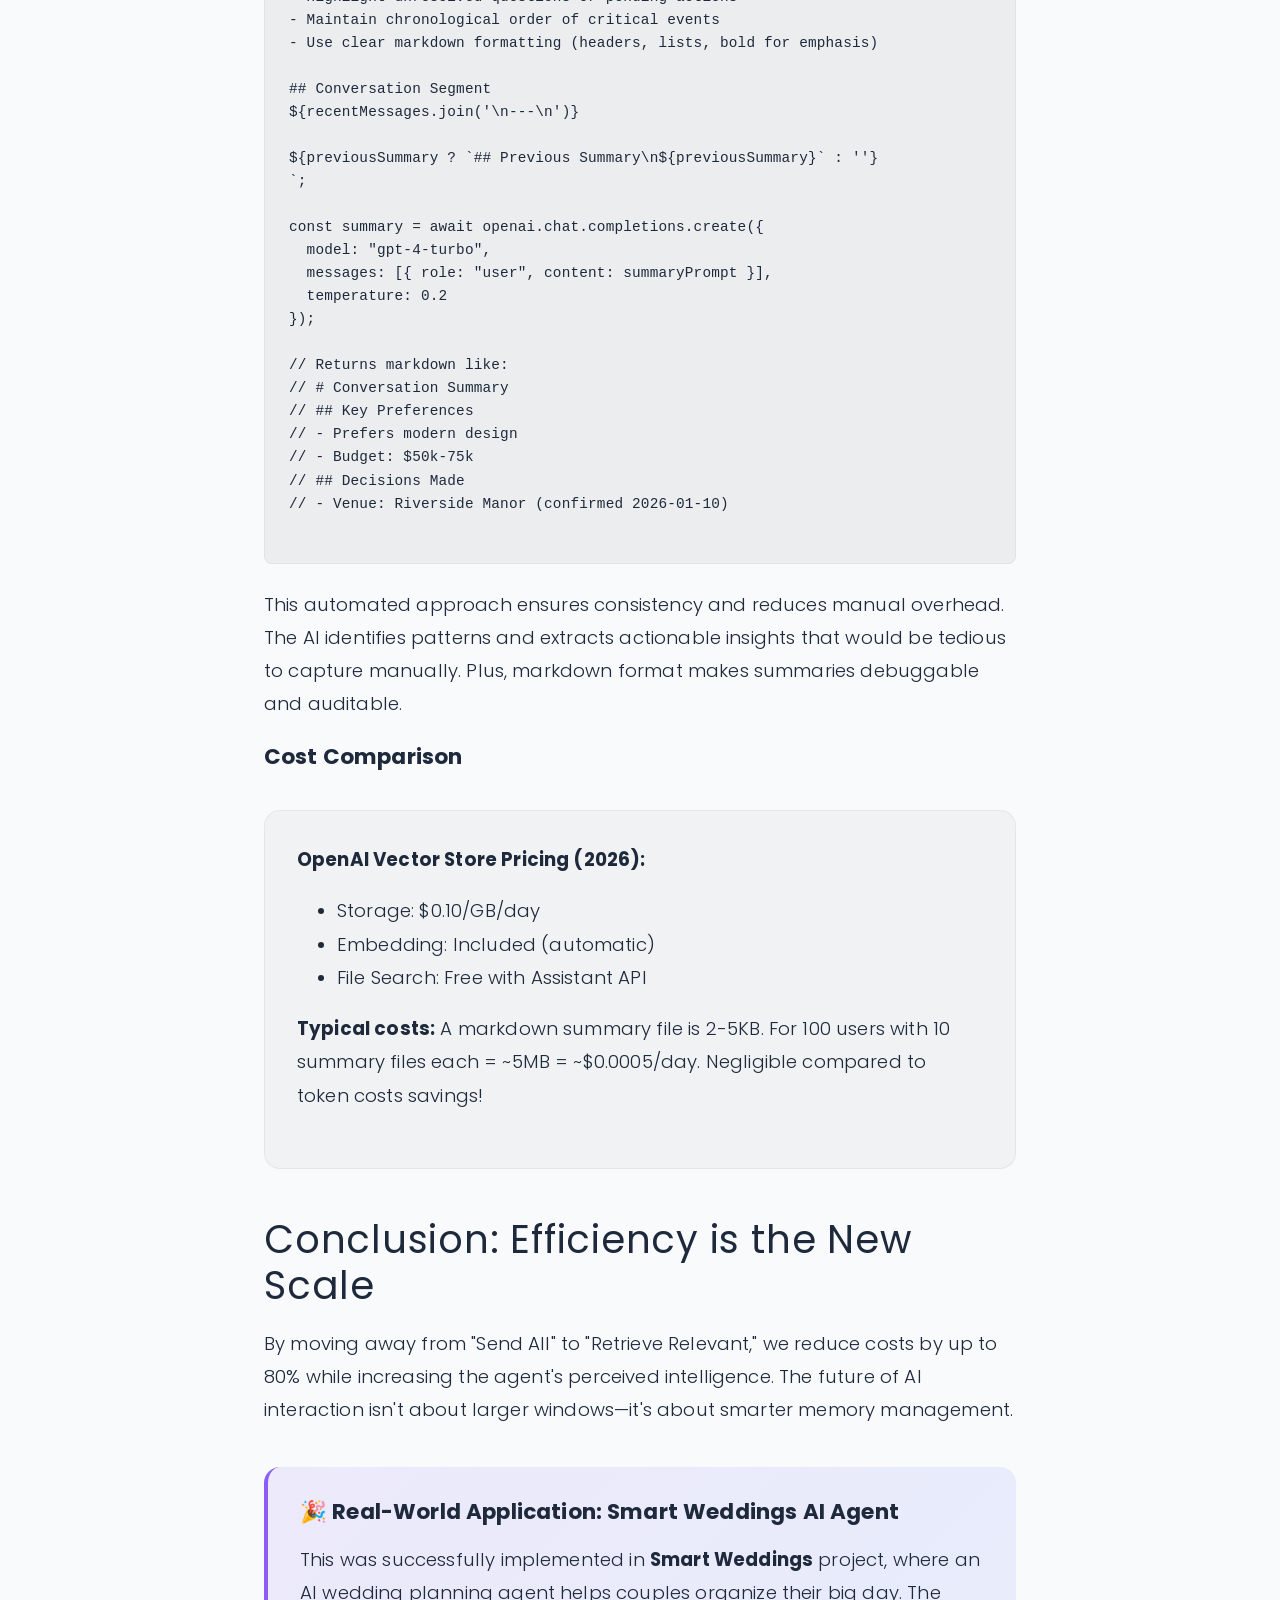
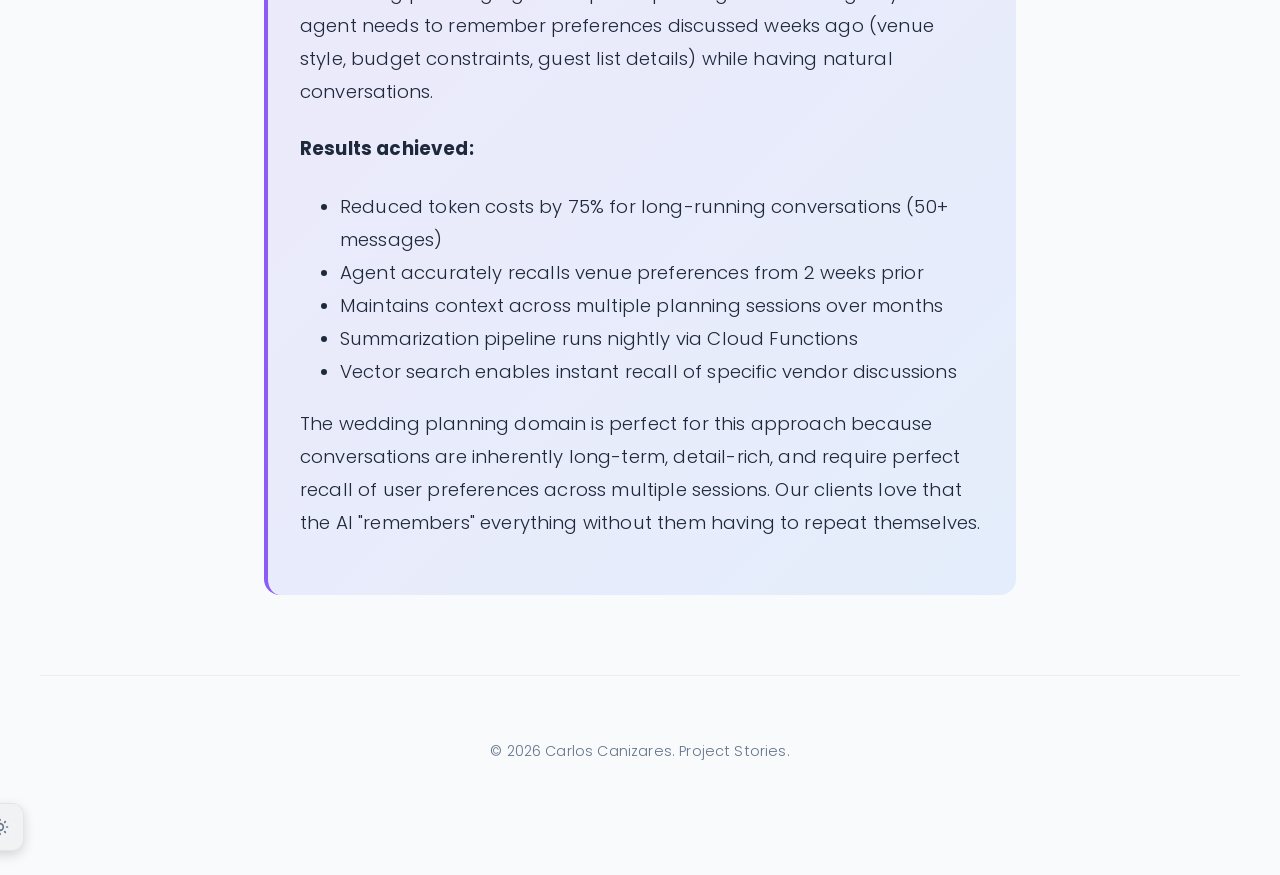
<file: stories/saving-ai-conversations.html>
<!doctype html>
<html lang="en">

<head>
    <meta charset="utf-8">
    <meta name="viewport" content="width=device-width,initial-scale=1">
    <link rel="preconnect" href="https://fonts.googleapis.com">
    <link rel="preconnect" href="https://fonts.gstatic.com" crossorigin>
    <link href="https://fonts.googleapis.com/css2?family=Poppins:wght@200;300;400;500;600;700&display=swap"
        rel="stylesheet">
    <title>Saving AI Conversations — Carlos Canizares</title>
    <link rel="stylesheet" href="../css/style.css">
    <style>
        .story-content {
            max-width: 800px;
            margin: 120px auto 80px;
            padding: 0 24px;
        }

        .story-header {
            margin-bottom: 4rem;
            text-align: center;
        }

        .story-header h1 {
            font-size: clamp(2.5rem, 5vw, 4rem);
            margin-bottom: 1.5rem;
            padding-bottom: 0.2em;
            line-height: 1.15;
            background: linear-gradient(to right, #fff, #94a3b8);
            background-clip: text;
            -webkit-background-clip: text;
            -webkit-text-fill-color: transparent;
        }

        [data-theme="light"] .story-header h1 {
            background: linear-gradient(to right, #8b5cf6, #3b82f6);
            background-clip: text;
            -webkit-background-clip: text;
            -webkit-text-fill-color: transparent;
        }

        .story-meta {
            color: var(--accent-secondary);
            font-weight: 600;
            text-transform: uppercase;
            letter-spacing: 0.1em;
            font-size: 0.9rem;
        }

        .article-body {
            font-size: 1.15rem;
            line-height: 1.8;
            color: var(--text-main);
        }

        .article-body h2 {
            margin-top: 3rem;
            color: var(--text-main);
        }

        .article-body p {
            margin-bottom: 1.5rem;
            font-weight: 300;
        }

        .article-body code {
            background: rgba(255, 255, 255, 0.05);
            padding: 2px 6px;
            border-radius: 4px;
            font-family: monospace;
        }

        .back-link {
            display: inline-flex;
            align-items: center;
            gap: 0.5rem;
            margin-bottom: 3rem;
            color: var(--text-muted);
            font-weight: 500;
            transition: color 0.3s ease;
        }

        .back-link:hover {
            color: var(--accent-primary);
        }

        .highlight-box {
            background: var(--glass-bg);
            border: 1px solid var(--glass-border);
            padding: 2rem;
            border-radius: var(--radius-md);
            margin: 2.5rem 0;
        }

        .diagram-container {
            background: var(--glass-bg);
            border: 1px solid var(--glass-border);
            padding: 2rem;
            border-radius: var(--radius-md);
            margin: 2.5rem 0;
            text-align: center;
        }

        .diagram {
            max-width: 100%;
            height: auto;
            margin: 1rem 0;
        }

        .flow-step {
            background: rgba(139, 92, 246, 0.1);
            border: 2px solid var(--accent-primary);
            padding: 1rem 1.5rem;
            border-radius: 8px;
            margin: 1rem auto;
            max-width: 600px;
        }

        .flow-arrow {
            text-align: center;
            font-size: 2rem;
            color: var(--accent-primary);
            margin: 0.5rem 0;
        }

        .code-block {
            background: rgba(0, 0, 0, 0.3);
            border: 1px solid var(--glass-border);
            padding: 1.5rem;
            border-radius: 8px;
            margin: 1.5rem 0;
            overflow-x: auto;
        }

        [data-theme="light"] .code-block {
            background: rgba(0, 0, 0, 0.05);
        }

        .code-block pre {
            margin: 0;
            font-family: 'Courier New', monospace;
            font-size: 0.9rem;
            line-height: 1.6;
        }

        .real-world-example {
            background: linear-gradient(135deg, rgba(139, 92, 246, 0.1), rgba(59, 130, 246, 0.1));
            border-left: 4px solid var(--accent-primary);
            padding: 2rem;
            border-radius: var(--radius-md);
            margin: 2.5rem 0;
        }
    </style>
</head>

<body data-story-id="saving-ai-conversations" data-story-lang="en">
    <canvas id="page-matrix" aria-hidden="true"></canvas>

    <main class="story-content">
        <a href="../#stories" class="back-link">
            <svg width="20" height="20" fill="none" stroke="currentColor" viewBox="0 0 24 24">
                <path stroke-linecap="round" stroke-linejoin="round" stroke-width="2" d="M10 19l-7-7m0 0l7-7m-7 7h18">
                </path>
            </svg>
            Back to Stories
        </a>

        <header class="story-header">
            <div class="story-meta">Architecture & AI • Jan 2026</div>
            <h1>Maximizing Context, Minimizing Costs</h1>
        </header>

        <div class="article-body">
            <p>As we build more sophisticated AI agents, we inevitably hit the "Infinity Context" wall. While modern
                models like GPT-4 and Gemini Pro offer massive context windows, sending the entire history of a
                long-running conversation in every prompt is both a performance killer and a budget drain.</p>

            <p>Today, I want to explore how we can handle long-term agent memory efficiently by combining summarization,
                vector storage, and automated synchronization.</p>

            <h2>The Problem: The Token Inflation</h2>
            <p>Every shared turn in a conversation repeats the previous turns. By the 50th message, you're paying for
                the 1st through 49th messages over and over again. This logarithmic cost curve quickly becomes
                unsustainable for enterprise-grade applications with thousands of active users.</p>

            <div class="highlight-box">
                <strong>The Goal:</strong> Maintain a "Sticky Memory" where the agent remembers the core facts of the
                interaction without the overhead of the "as-is" raw transcript.
            </div>

            <h2>Strategy 1: Rolling Summarization</h2>
            <p>The first line of defense is <strong>recursive summarization</strong>. Instead of saving the raw text, we
                generate a structured summary of the key findings, user preferences, and decisions made so far. We run
                this every 15 messages and store the result in Firebase.</p>
            <p>At runtime, we only inject the <em>latest summary</em> plus the <em>last 15 raw messages</em> into the
                context window. That keeps the prompt tight while still preserving recent nuance.</p>

            <p>Key strategies to provide context to the agent:</p>
            <ul>
                <li><strong>System Messages:</strong> Inject conversation summaries and user preferences at the
                    beginning</li>
                <li><strong>Sliding Window:</strong> Keep only the last 15 messages in full detail</li>
                <li><strong>Metadata Injection:</strong> Add structured data about user profile, past decisions, and
                    facts</li>
                <li><strong>Structured Summaries:</strong> Ask the model for a consistent markdown or JSON summary</li>
            </ul>

            <h2>Strategy 2: Single Vector File (RAG) for Infinite Recall</h2>
            <p>For truly long dialogues, summarization isn't enough—details get lost. This is where <strong>Vector
                    Storage</strong> comes in. Instead of managing many embeddings, we keep a <strong>single rolling
                    summary document</strong> that is always up to date.</p>

            <h3>The Practical Approach: One Rolling Summary File</h3>
            <p>Here's the key shift: <strong>we keep only one vector file per conversation, not one file per 15
                    messages.</strong>
                Every 15 messages we regenerate the summary, store it in Firebase, and replace the vector file in OpenAI
                with the new content. That means the vector store always represents the latest consolidated summary.</p>

            <div class="diagram-container">
                <h3>Simplified RAG Architecture</h3>
                <div class="flow-step">
                    📝 <strong>Step 1: Generate Summary</strong><br>
                    Every 15 messages → AI creates an updated rolling summary
                </div>
                <div class="flow-arrow">↓</div>
                <div class="flow-step">
                    📤 <strong>Step 2: Replace Vector File</strong><br>
                    Upload the new summary → replace the existing file
                </div>
                <div class="flow-arrow">↓</div>
                <div class="flow-step">
                    💾 <strong>Step 3: Re-index Automatically</strong><br>
                    OpenAI re-chunks, re-embeds, and re-indexes the file
                </div>
                <div class="flow-arrow">⟲</div>
                <div class="flow-step">
                    🔍 <strong>Step 4: Automatic Retrieval</strong><br>
                    User asks question → OpenAI searches vectors → Returns relevant context
                </div>
                <div class="flow-arrow">↓</div>
                <div class="flow-step">
                    🤖 <strong>Step 5: Response Generation</strong><br>
                    Retrieved context + current message → LLM generates informed response
                </div>
            </div>

            <p><strong>Why this approach wins:</strong></p>
            <ul>
                <li>✅ <strong>Simplicity:</strong> No manual embedding management—OpenAI does it all</li>
                <li>✅ <strong>Human-readable:</strong> Markdown summaries can be reviewed/audited easily</li>
                <li>✅ <strong>Automatic chunking:</strong> OpenAI handles optimal text segmentation</li>
                <li>✅ <strong>Built-in retrieval:</strong> File search tool integrates seamlessly with assistants</li>
                <li>✅ <strong>Less code:</strong> Fewer moving parts = fewer bugs</li>
            </ul>

            <p><strong>When to use manual embeddings instead:</strong> If you need vendor independence, use a custom
                vector DB (Pinecone, Supabase), or require fine-grained control over chunking strategies. For most
                applications, a single rolling summary file is the sweet spot between simplicity and effectiveness.</p>

            <p>This approach allows us to maintain "infinite memory" while only using a fixed amount of tokens per
                request. The AI can recall specific details from conversations that happened weeks ago, without sending
                thousands of messages in every prompt.</p>

            <h2>Automating the Workflow</h2>
            <p>To make this seamless, we automate the process. A background task runs every 15 messages to:</p>
            <ul>
                <li>Retrieve the latest summary from Firebase</li>
                <li>Fetch the last 15 messages and append to the summary prompt</li>
                <li>Generate the new consolidated summary and store it back in Firebase</li>
                <li>Replace the single vector file in OpenAI with the updated summary</li>
            </ul>

            <h3>AI-Powered Summarization Pipeline</h3>
            <p>The summarization process itself is powered by AI. We use a dedicated prompt template that instructs the
                model to:</p>
            <div class="code-block">
                <pre>
// Automated Summarization with AI
const summaryPrompt = `
Create a structured markdown summary of this conversation segment:

## Conversation Context
- User: ${userId}
- Date Range: ${startDate} to ${endDate}
- Messages: ${messageCount}

## Requirements
- Extract key facts, decisions, and user preferences
- Identify important dates, names, and commitments
- Highlight unresolved questions or pending actions
- Maintain chronological order of critical events
- Use clear markdown formatting (headers, lists, bold for emphasis)

## Conversation Segment
${recentMessages.join('\n---\n')}

${previousSummary ? `## Previous Summary\n${previousSummary}` : ''}
`;

const summary = await openai.chat.completions.create({
  model: "gpt-4-turbo",
  messages: [{ role: "user", content: summaryPrompt }],
  temperature: 0.2
});

// Returns markdown like:
// # Conversation Summary
// ## Key Preferences
// - Prefers modern design
// - Budget: $50k-75k
// ## Decisions Made
// - Venue: Riverside Manor (confirmed 2026-01-10)
                </pre>
            </div>
            <p>This automated approach ensures consistency and reduces manual overhead. The AI identifies patterns and
                extracts actionable insights that would be tedious to capture manually. Plus, markdown format makes
                summaries debuggable and auditable.</p>

            <h3>Cost Comparison</h3>
            <div class="highlight-box">
                <strong>OpenAI Vector Store Pricing (2026):</strong>
                <ul>
                    <li>Storage: $0.10/GB/day</li>
                    <li>Embedding: Included (automatic)</li>
                    <li>File Search: Free with Assistant API</li>
                </ul>
                <p><strong>Typical costs:</strong> A markdown summary file is 2-5KB. For 100 users with 10 summary files
                    each = ~5MB = ~$0.0005/day. Negligible compared to token costs savings!</p>
            </div>

            <h2>Conclusion: Efficiency is the New Scale</h2>
            <p>By moving away from "Send All" to "Retrieve Relevant," we reduce costs by up to 80% while increasing the
                agent's perceived intelligence. The future of AI interaction isn't about larger windows—it's about
                smarter memory management.</p>

            <div class="real-world-example">
                <h3>🎉 Real-World Application: Smart Weddings AI Agent</h3>
                <p>This was successfully implemented in <strong>Smart Weddings</strong> project,
                    where
                    an AI wedding planning agent helps couples organize their big day. The agent needs to remember
                    preferences discussed weeks ago (venue style, budget constraints, guest list details) while having
                    natural conversations.</p>
                <p><strong>Results achieved:</strong></p>
                <ul>
                    <li>Reduced token costs by 75% for long-running conversations (50+ messages)</li>
                    <li>Agent accurately recalls venue preferences from 2 weeks prior</li>
                    <li>Maintains context across multiple planning sessions over months</li>
                    <li>Summarization pipeline runs nightly via Cloud Functions</li>
                    <li>Vector search enables instant recall of specific vendor discussions</li>
                </ul>
                <p>The wedding planning domain is perfect for this approach because conversations are inherently
                    long-term, detail-rich, and require perfect recall of user preferences across multiple sessions. Our
                    clients love that the AI "remembers" everything without them having to repeat themselves.</p>
            </div>
        </div>
    </main>

    <footer class="container footer">
        <div class="footer-content" style="justify-content: center;">
            <p>© 2026 Carlos Canizares. Project Stories.</p>
        </div>
    </footer>

    <!-- Floating Controls Panel -->
    <div class="floating-controls">
        <button id="theme-toggle" class="control-btn" title="Toggle Theme" aria-label="Toggle Theme">
            <svg class="sun-icon" fill="none" stroke="currentColor" viewBox="0 0 24 24">
                <path stroke-linecap="round" stroke-linejoin="round" stroke-width="2"
                    d="M12 3v1m0 16v1m9-9h-1M4 12H3m15.364 6.364l-.707-.707M6.343 6.343l-.707-.707m12.728 0l-.707.707M6.343 17.657l-.707.707M16 12a4 4 0 11-8 0 4 4 0 018 0z">
                </path>
            </svg>
            <svg class="moon-icon" fill="none" stroke="currentColor" viewBox="0 0 24 24">
                <path stroke-linecap="round" stroke-linejoin="round" stroke-width="2"
                    d="M20.354 15.354A9 9 0 018.646 3.646 9.003 9.003 0 0012 21a9.003 9.003 0 008.354-5.646z"></path>
            </svg>
        </button>
        <button id="lang-toggle" class="control-btn" title="Switch Language">
            <span class="lang-text">EN</span>
        </button>
    </div>

    <script src="../js/main.js"></script>
</body>

</html>
</file>
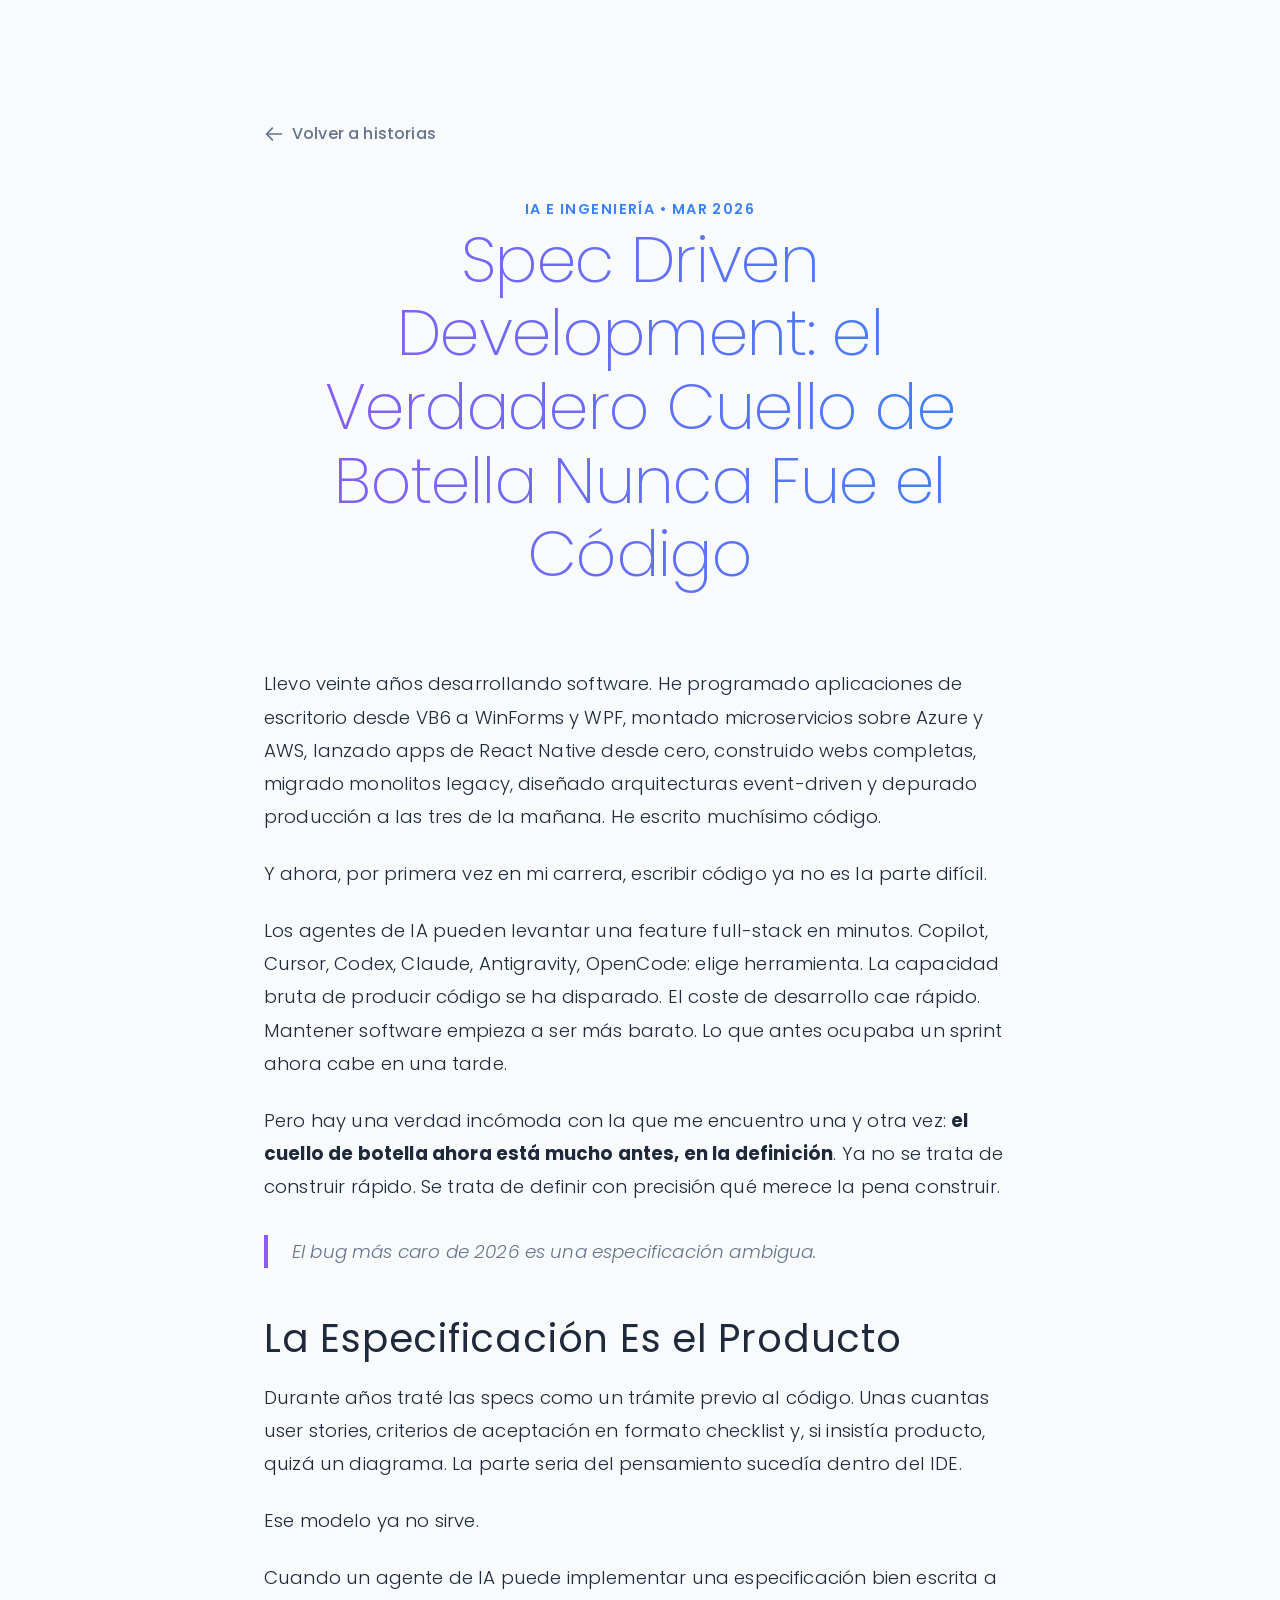
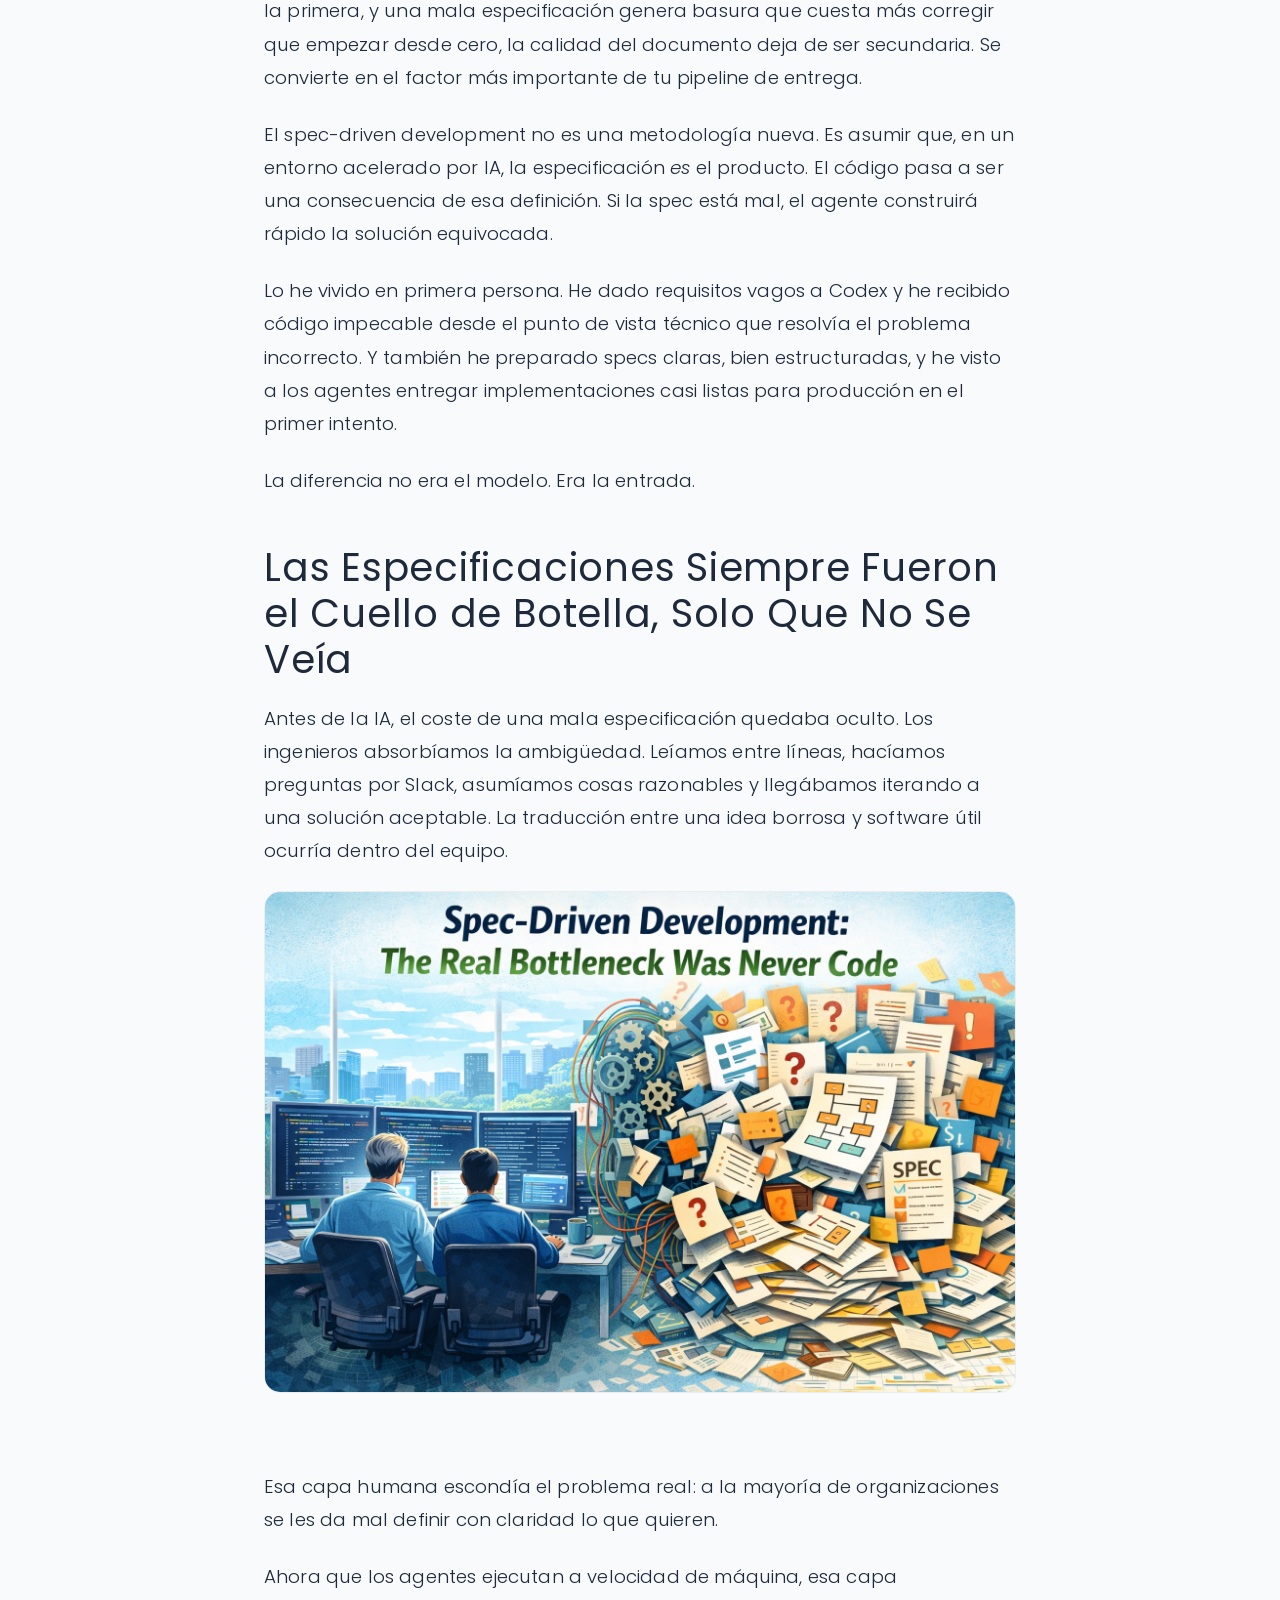
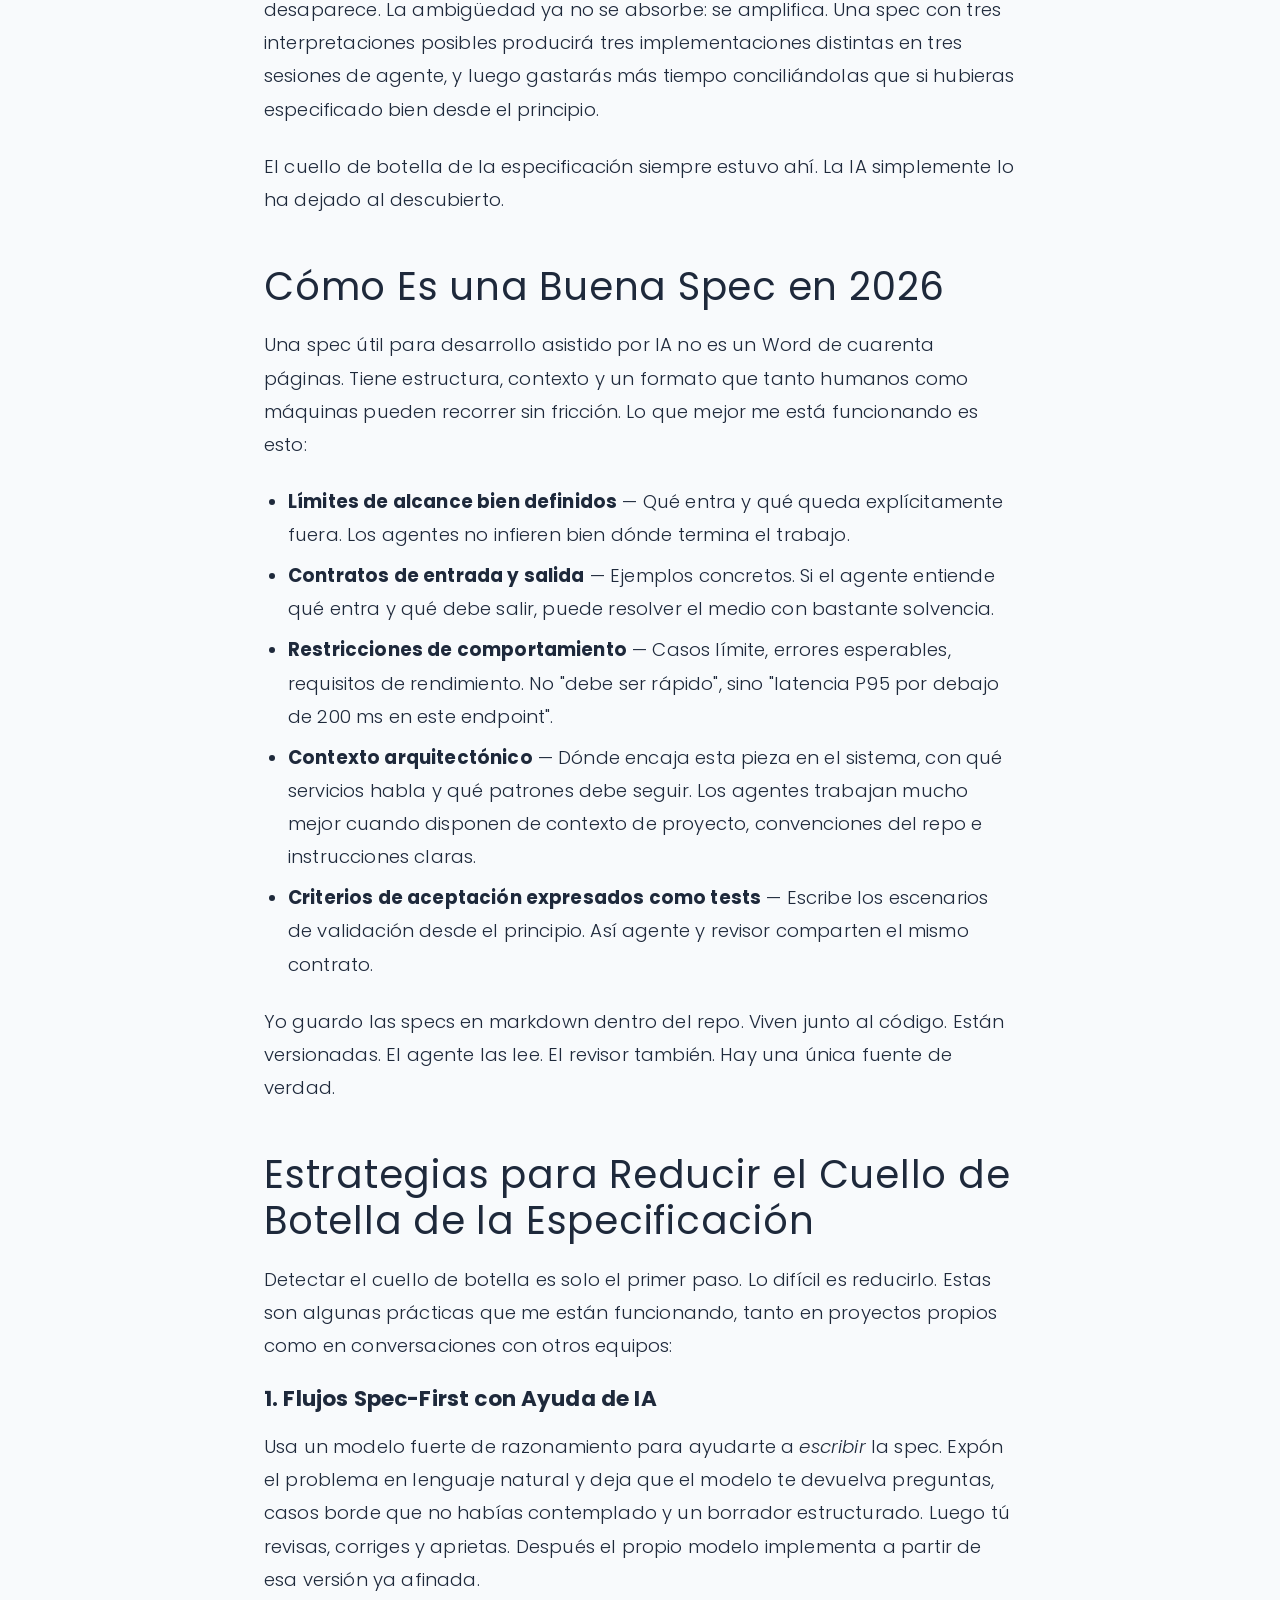
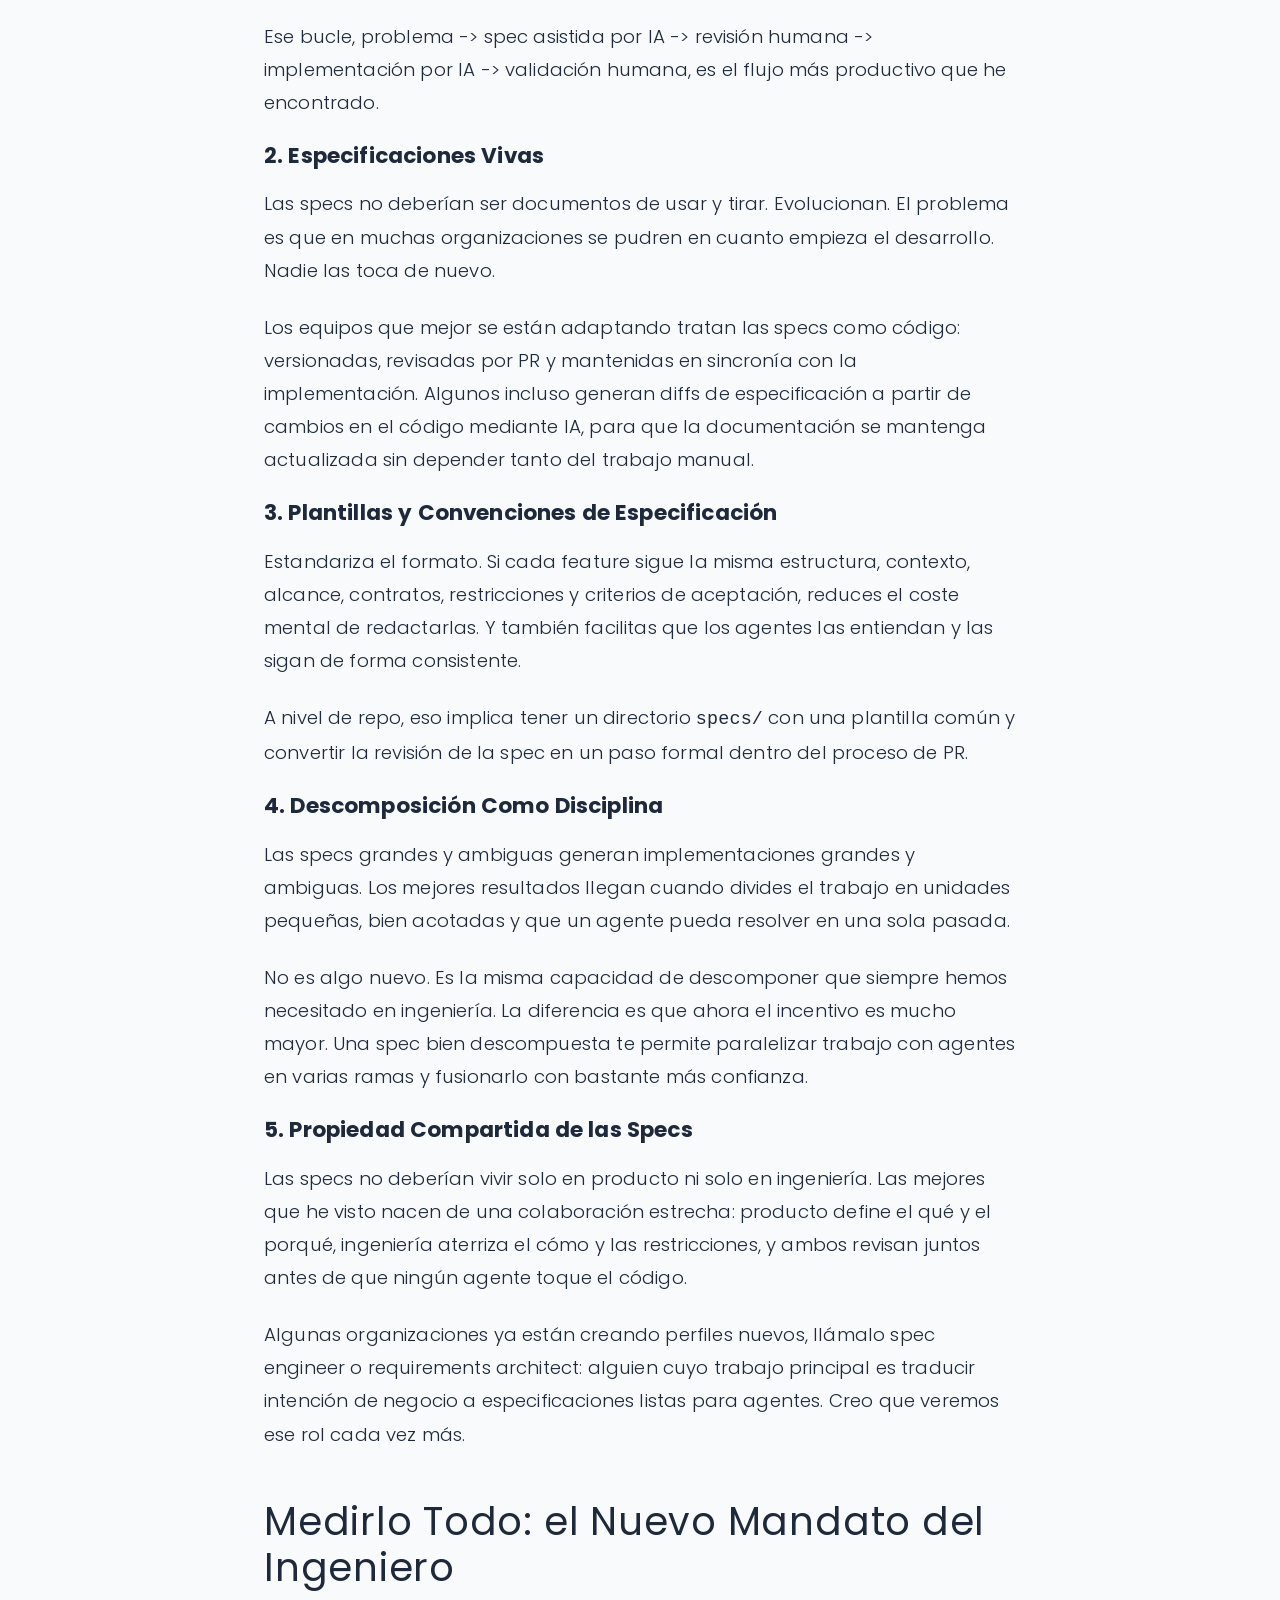
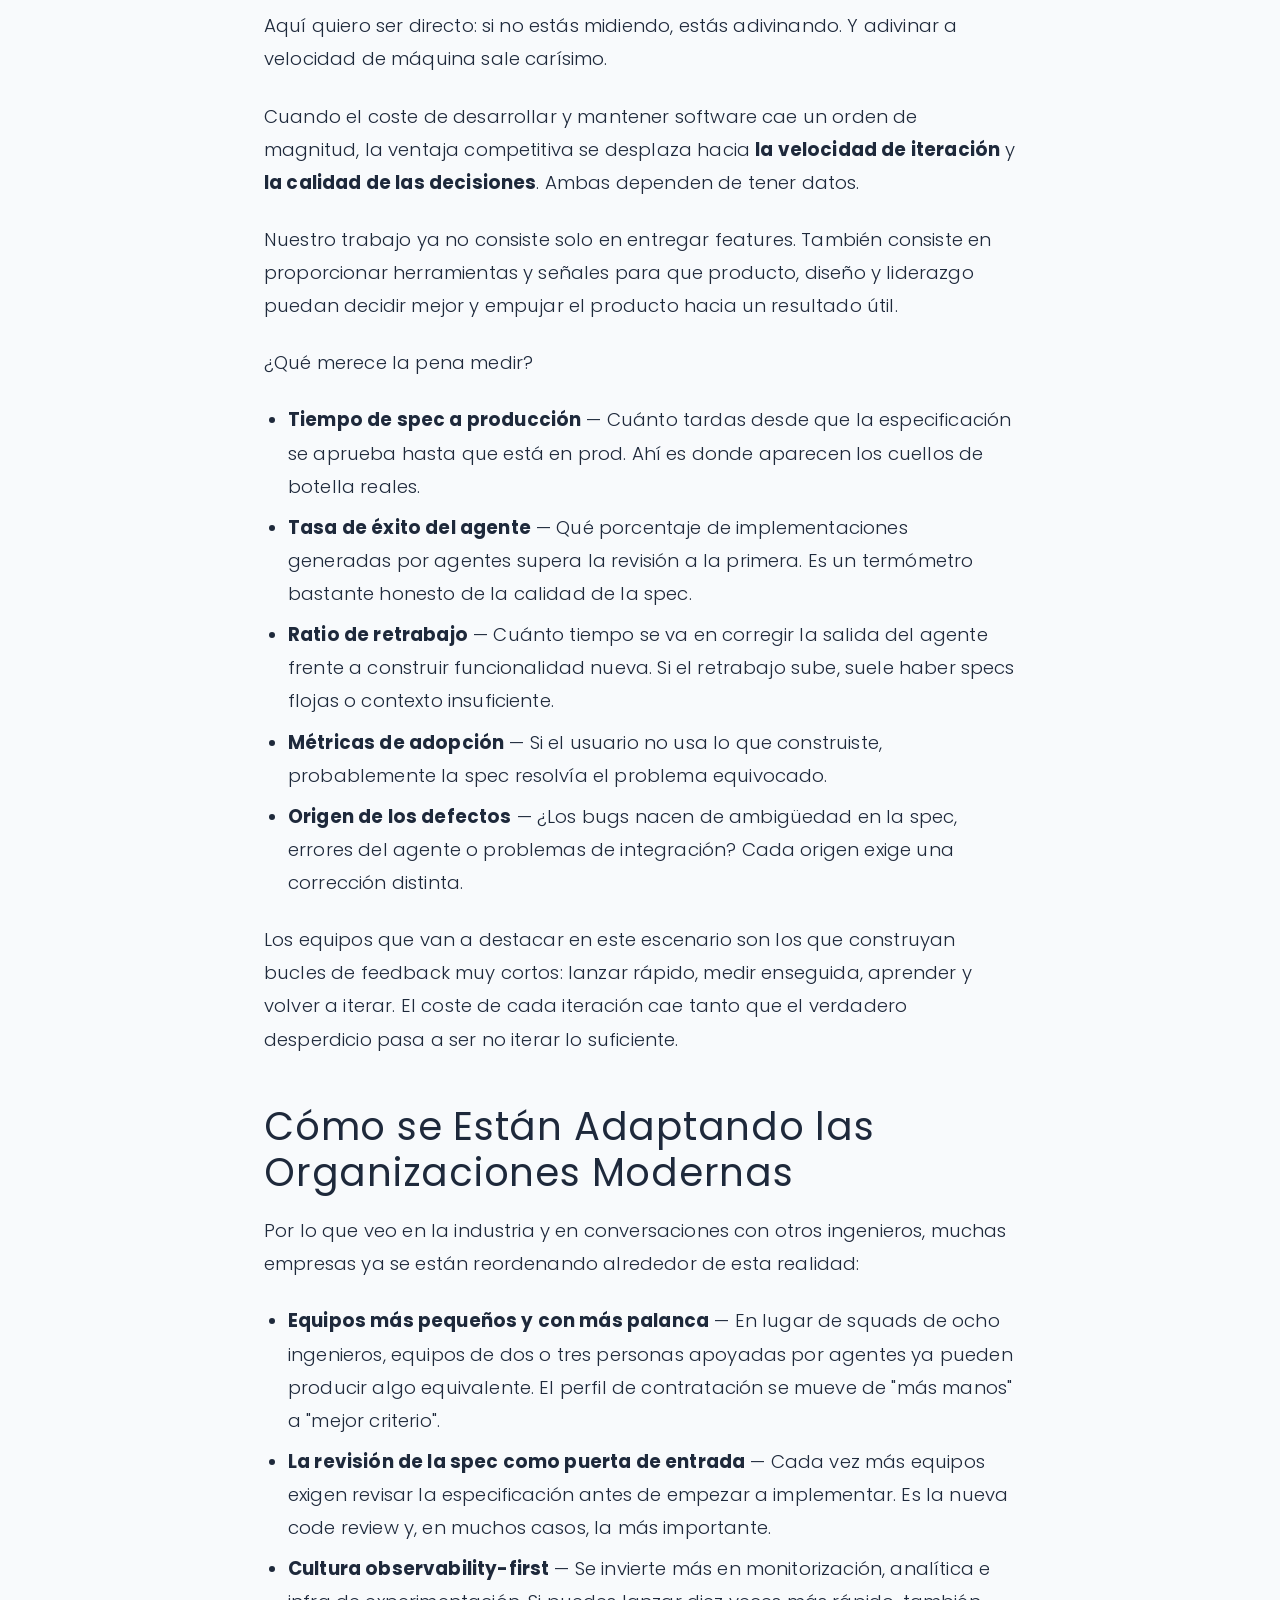
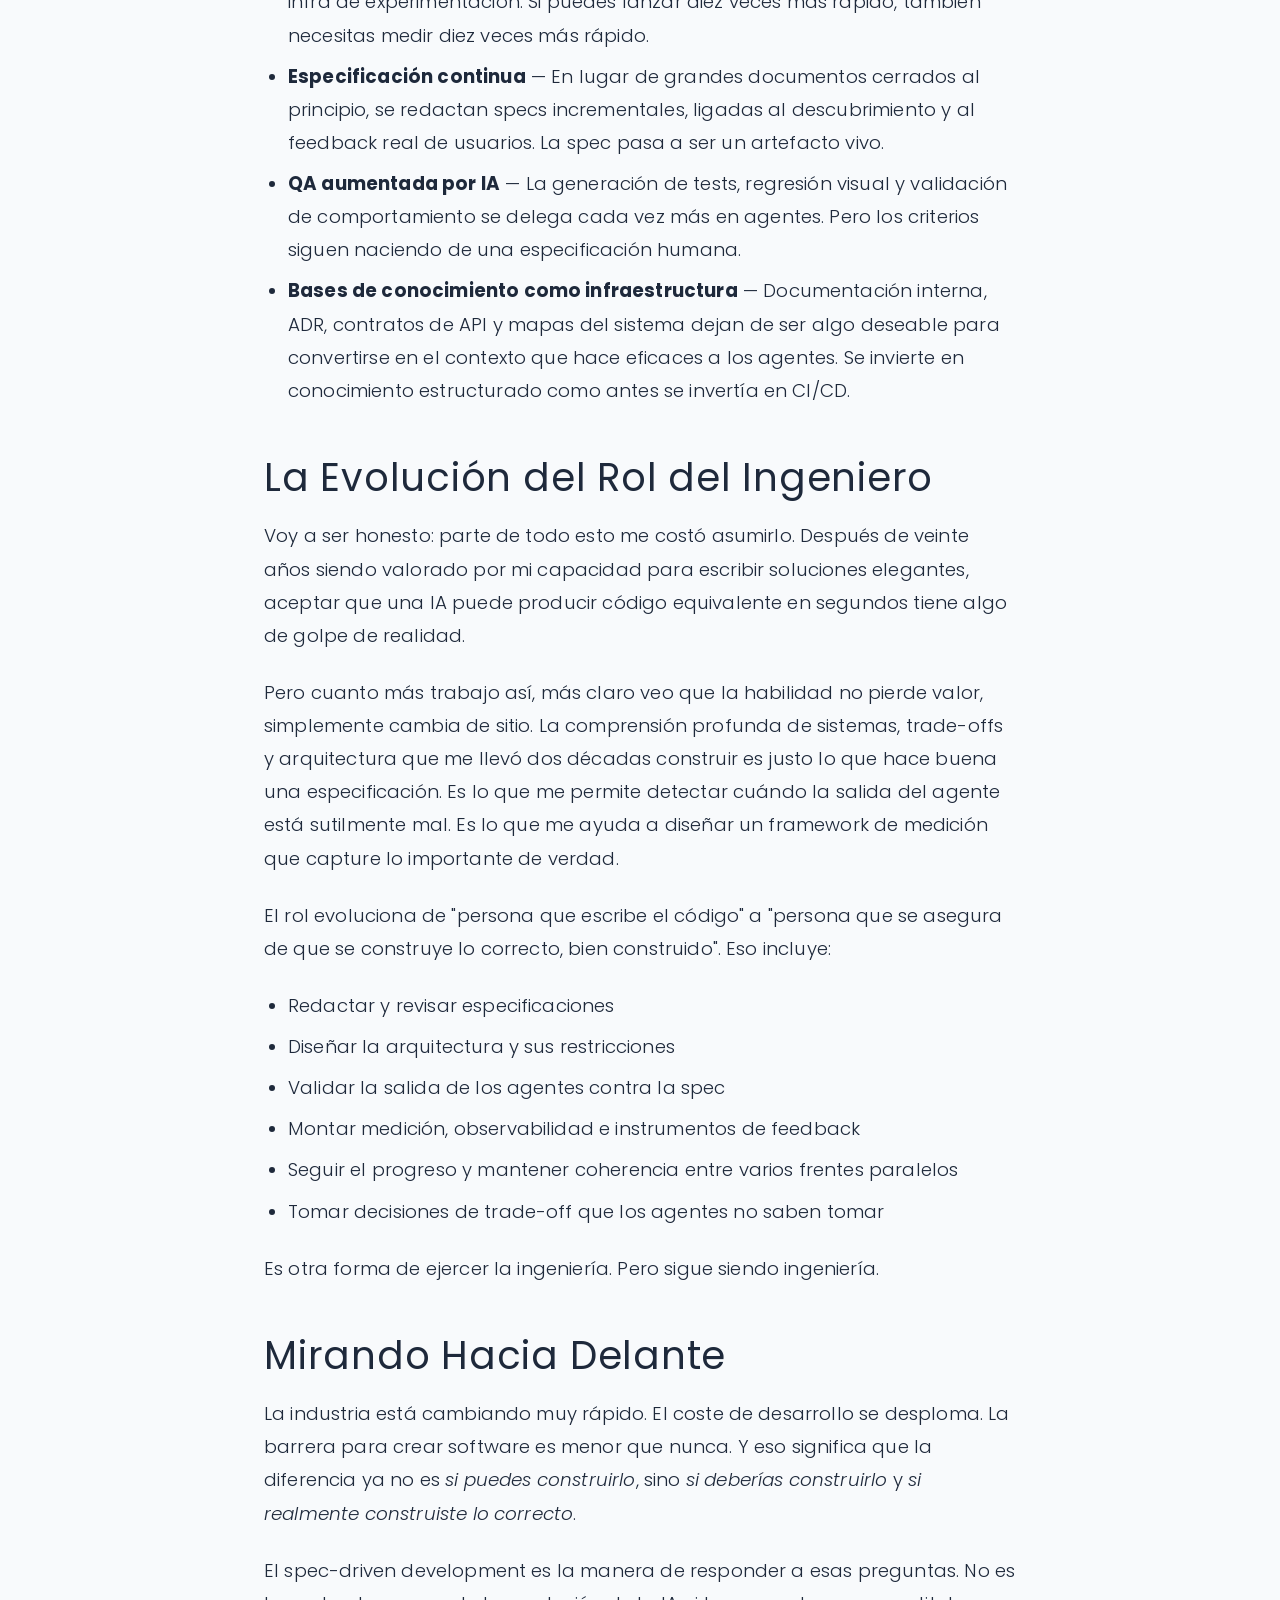
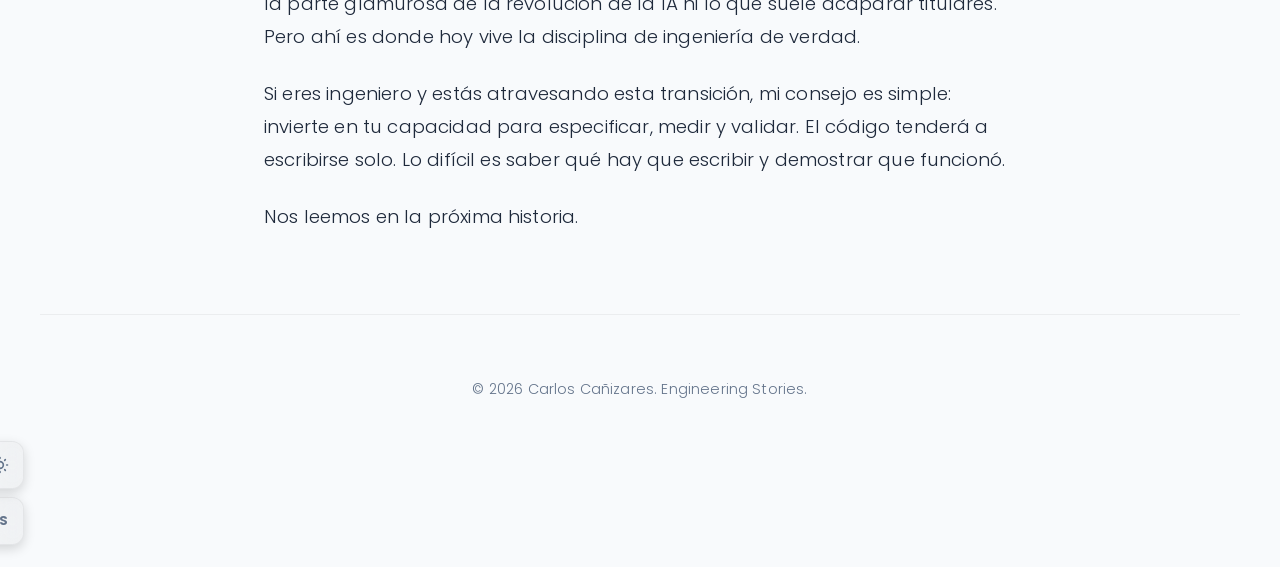
<file: stories/spec-driven-development-es.html>
<!doctype html>
<html lang="es">

<head>
    <meta charset="utf-8">
    <meta name="viewport" content="width=device-width,initial-scale=1">
    <link rel="preconnect" href="https://fonts.googleapis.com">
    <link rel="preconnect" href="https://fonts.gstatic.com" crossorigin>
    <link href="https://fonts.googleapis.com/css2?family=Poppins:wght@200;300;400;500;600;700&display=swap"
        rel="stylesheet">
    <title>Spec Driven Development — Carlos Cañizares</title>
    <link rel="stylesheet" href="../css/style.css">
    <style>
        .story-content {
            max-width: 800px;
            margin: 120px auto 80px;
            padding: 0 24px;
        }

        .story-header {
            margin-bottom: 4rem;
            text-align: center;
        }

        .story-header h1 {
            font-size: clamp(2.5rem, 5vw, 4rem);
            margin-bottom: 1.5rem;
            padding-bottom: 0.2em;
            line-height: 1.15;
            background: linear-gradient(to right, #fff, #94a3b8);
            background-clip: text;
            -webkit-background-clip: text;
            -webkit-text-fill-color: transparent;
        }

        [data-theme="light"] .story-header h1 {
            background: linear-gradient(to right, #8b5cf6, #3b82f6);
            background-clip: text;
            -webkit-background-clip: text;
            -webkit-text-fill-color: transparent;
        }

        .story-meta {
            color: var(--accent-secondary);
            font-weight: 600;
            text-transform: uppercase;
            letter-spacing: 0.1em;
            font-size: 0.9rem;
        }

        .article-body {
            font-size: 1.15rem;
            line-height: 1.8;
            color: var(--text-main);
        }

        .article-body h2 {
            margin-top: 3rem;
            color: var(--text-main);
        }

        .article-body p {
            margin-bottom: 1.5rem;
            font-weight: 300;
        }

        .article-body ul,
        .article-body ol {
            margin-bottom: 1.5rem;
            padding-left: 1.5rem;
            font-weight: 300;
        }

        .article-body li {
            margin-bottom: 0.5rem;
        }

        .article-body blockquote {
            border-left: 4px solid var(--accent-primary);
            padding-left: 1.5rem;
            font-style: italic;
            margin: 2rem 0;
            color: var(--text-muted);
        }

        .back-link {
            display: inline-flex;
            align-items: center;
            gap: 0.5rem;
            margin-bottom: 3rem;
            color: var(--text-muted);
            font-weight: 500;
            transition: color 0.3s ease;
        }

        .back-link:hover {
            color: var(--accent-primary);
        }

        .hero-image {
            width: 100%;
            height: auto;
            border-radius: var(--radius-md);
            margin-bottom: 3rem;
            border: 1px solid var(--glass-border);
        }

        .centered-image {
            display: block;
            width: 100%;
            height: 350px;
            object-fit: cover;
            object-position: center;
            margin: 0 auto 3rem auto;
            border-radius: var(--radius-md);
            border: 1px solid var(--glass-border);
        }
    </style>
</head>

<body data-story-id="spec-driven-development" data-story-lang="es">
    <canvas id="page-matrix" aria-hidden="true"></canvas>

    <main class="story-content">
        <a href="../#stories" class="back-link">
            <svg width="20" height="20" fill="none" stroke="currentColor" viewBox="0 0 24 24">
                <path stroke-linecap="round" stroke-linejoin="round" stroke-width="2" d="M10 19l-7-7m0 0l7-7m-7 7h18">
                </path>
            </svg>
            Volver a historias
        </a>

        <header class="story-header">
            <div class="story-meta">IA e Ingeniería • Mar 2026</div>
            <h1>Spec Driven Development: el Verdadero Cuello de Botella Nunca Fue el Código</h1>
        </header>

        <div class="article-body">
            <p>Llevo veinte años desarrollando software. He programado aplicaciones de escritorio desde VB6 a WinForms y WPF, montado microservicios sobre Azure y AWS, lanzado apps de React Native desde cero, construido webs completas, migrado monolitos legacy, diseñado arquitecturas event-driven y depurado producción a las tres de la mañana. He escrito muchísimo código.</p>

            <p>Y ahora, por primera vez en mi carrera, escribir código ya no es la parte difícil.</p>

            <p>Los agentes de IA pueden levantar una feature full-stack en minutos. Copilot, Cursor, Codex, Claude, Antigravity, OpenCode: elige herramienta. La capacidad bruta de producir código se ha disparado. El coste de desarrollo cae rápido. Mantener software empieza a ser más barato. Lo que antes ocupaba un sprint ahora cabe en una tarde.</p>

            <p>Pero hay una verdad incómoda con la que me encuentro una y otra vez: <strong>el cuello de botella ahora está mucho antes, en la definición</strong>. Ya no se trata de construir rápido. Se trata de definir con precisión qué merece la pena construir.</p>

            <blockquote>
                El bug más caro de 2026 es una especificación ambigua.
            </blockquote>

            <h2>La Especificación Es el Producto</h2>

            <p>Durante años traté las specs como un trámite previo al código. Unas cuantas user stories, criterios de aceptación en formato checklist y, si insistía producto, quizá un diagrama. La parte seria del pensamiento sucedía dentro del IDE.</p>

            <p>Ese modelo ya no sirve.</p>

            <p>Cuando un agente de IA puede implementar una especificación bien escrita a la primera, y una mala especificación genera basura que cuesta más corregir que empezar desde cero, la calidad del documento deja de ser secundaria. Se convierte en el factor más importante de tu pipeline de entrega.</p>

            <p>El spec-driven development no es una metodología nueva. Es asumir que, en un entorno acelerado por IA, la especificación <em>es</em> el producto. El código pasa a ser una consecuencia de esa definición. Si la spec está mal, el agente construirá rápido la solución equivocada.</p>

            <p>Lo he vivido en primera persona. He dado requisitos vagos a Codex y he recibido código impecable desde el punto de vista técnico que resolvía el problema incorrecto. Y también he preparado specs claras, bien estructuradas, y he visto a los agentes entregar implementaciones casi listas para producción en el primer intento.</p>

            <p>La diferencia no era el modelo. Era la entrada.</p>

            <h2>Las Especificaciones Siempre Fueron el Cuello de Botella, Solo Que No Se Veía</h2>

            <p>Antes de la IA, el coste de una mala especificación quedaba oculto. Los ingenieros absorbíamos la ambigüedad. Leíamos entre líneas, hacíamos preguntas por Slack, asumíamos cosas razonables y llegábamos iterando a una solución aceptable. La traducción entre una idea borrosa y software útil ocurría dentro del equipo.</p>

            <img src="../assets/spec-driven-development.png" alt="Portada de Spec Driven Development" class="hero-image">

            <p>Esa capa humana escondía el problema real: a la mayoría de organizaciones se les da mal definir con claridad lo que quieren.</p>

            <p>Ahora que los agentes ejecutan a velocidad de máquina, esa capa desaparece. La ambigüedad ya no se absorbe: se amplifica. Una spec con tres interpretaciones posibles producirá tres implementaciones distintas en tres sesiones de agente, y luego gastarás más tiempo conciliándolas que si hubieras especificado bien desde el principio.</p>

            <p>El cuello de botella de la especificación siempre estuvo ahí. La IA simplemente lo ha dejado al descubierto.</p>

            <h2>Cómo Es una Buena Spec en 2026</h2>

            <p>Una spec útil para desarrollo asistido por IA no es un Word de cuarenta páginas. Tiene estructura, contexto y un formato que tanto humanos como máquinas pueden recorrer sin fricción. Lo que mejor me está funcionando es esto:</p>

            <ul>
                <li><strong>Límites de alcance bien definidos</strong> — Qué entra y qué queda explícitamente fuera. Los agentes no infieren bien dónde termina el trabajo.</li>
                <li><strong>Contratos de entrada y salida</strong> — Ejemplos concretos. Si el agente entiende qué entra y qué debe salir, puede resolver el medio con bastante solvencia.</li>
                <li><strong>Restricciones de comportamiento</strong> — Casos límite, errores esperables, requisitos de rendimiento. No "debe ser rápido", sino "latencia P95 por debajo de 200 ms en este endpoint".</li>
                <li><strong>Contexto arquitectónico</strong> — Dónde encaja esta pieza en el sistema, con qué servicios habla y qué patrones debe seguir. Los agentes trabajan mucho mejor cuando disponen de contexto de proyecto, convenciones del repo e instrucciones claras.</li>
                <li><strong>Criterios de aceptación expresados como tests</strong> — Escribe los escenarios de validación desde el principio. Así agente y revisor comparten el mismo contrato.</li>
            </ul>

            <p>Yo guardo las specs en markdown dentro del repo. Viven junto al código. Están versionadas. El agente las lee. El revisor también. Hay una única fuente de verdad.</p>

            <h2>Estrategias para Reducir el Cuello de Botella de la Especificación</h2>

            <p>Detectar el cuello de botella es solo el primer paso. Lo difícil es reducirlo. Estas son algunas prácticas que me están funcionando, tanto en proyectos propios como en conversaciones con otros equipos:</p>

            <h3>1. Flujos Spec-First con Ayuda de IA</h3>

            <p>Usa un modelo fuerte de razonamiento para ayudarte a <em>escribir</em> la spec. Expón el problema en lenguaje natural y deja que el modelo te devuelva preguntas, casos borde que no habías contemplado y un borrador estructurado. Luego tú revisas, corriges y aprietas. Después el propio modelo implementa a partir de esa versión ya afinada.</p>

            <p>Ese bucle, problema -> spec asistida por IA -> revisión humana -> implementación por IA -> validación humana, es el flujo más productivo que he encontrado.</p>

            <h3>2. Especificaciones Vivas</h3>

            <p>Las specs no deberían ser documentos de usar y tirar. Evolucionan. El problema es que en muchas organizaciones se pudren en cuanto empieza el desarrollo. Nadie las toca de nuevo.</p>

            <p>Los equipos que mejor se están adaptando tratan las specs como código: versionadas, revisadas por PR y mantenidas en sincronía con la implementación. Algunos incluso generan diffs de especificación a partir de cambios en el código mediante IA, para que la documentación se mantenga actualizada sin depender tanto del trabajo manual.</p>

            <h3>3. Plantillas y Convenciones de Especificación</h3>

            <p>Estandariza el formato. Si cada feature sigue la misma estructura, contexto, alcance, contratos, restricciones y criterios de aceptación, reduces el coste mental de redactarlas. Y también facilitas que los agentes las entiendan y las sigan de forma consistente.</p>

            <p>A nivel de repo, eso implica tener un directorio <code>specs/</code> con una plantilla común y convertir la revisión de la spec en un paso formal dentro del proceso de PR.</p>

            <h3>4. Descomposición Como Disciplina</h3>

            <p>Las specs grandes y ambiguas generan implementaciones grandes y ambiguas. Los mejores resultados llegan cuando divides el trabajo en unidades pequeñas, bien acotadas y que un agente pueda resolver en una sola pasada.</p>

            <p>No es algo nuevo. Es la misma capacidad de descomponer que siempre hemos necesitado en ingeniería. La diferencia es que ahora el incentivo es mucho mayor. Una spec bien descompuesta te permite paralelizar trabajo con agentes en varias ramas y fusionarlo con bastante más confianza.</p>

            <h3>5. Propiedad Compartida de las Specs</h3>

            <p>Las specs no deberían vivir solo en producto ni solo en ingeniería. Las mejores que he visto nacen de una colaboración estrecha: producto define el qué y el porqué, ingeniería aterriza el cómo y las restricciones, y ambos revisan juntos antes de que ningún agente toque el código.</p>

            <p>Algunas organizaciones ya están creando perfiles nuevos, llámalo spec engineer o requirements architect: alguien cuyo trabajo principal es traducir intención de negocio a especificaciones listas para agentes. Creo que veremos ese rol cada vez más.</p>

            <h2>Medirlo Todo: el Nuevo Mandato del Ingeniero</h2>

            <p>Aquí quiero ser directo: si no estás midiendo, estás adivinando. Y adivinar a velocidad de máquina sale carísimo.</p>

            <p>Cuando el coste de desarrollar y mantener software cae un orden de magnitud, la ventaja competitiva se desplaza hacia <strong>la velocidad de iteración</strong> y <strong>la calidad de las decisiones</strong>. Ambas dependen de tener datos.</p>

            <p>Nuestro trabajo ya no consiste solo en entregar features. También consiste en proporcionar herramientas y señales para que producto, diseño y liderazgo puedan decidir mejor y empujar el producto hacia un resultado útil.</p>

            <p>¿Qué merece la pena medir?</p>

            <ul>
                <li><strong>Tiempo de spec a producción</strong> — Cuánto tardas desde que la especificación se aprueba hasta que está en prod. Ahí es donde aparecen los cuellos de botella reales.</li>
                <li><strong>Tasa de éxito del agente</strong> — Qué porcentaje de implementaciones generadas por agentes supera la revisión a la primera. Es un termómetro bastante honesto de la calidad de la spec.</li>
                <li><strong>Ratio de retrabajo</strong> — Cuánto tiempo se va en corregir la salida del agente frente a construir funcionalidad nueva. Si el retrabajo sube, suele haber specs flojas o contexto insuficiente.</li>
                <li><strong>Métricas de adopción</strong> — Si el usuario no usa lo que construiste, probablemente la spec resolvía el problema equivocado.</li>
                <li><strong>Origen de los defectos</strong> — ¿Los bugs nacen de ambigüedad en la spec, errores del agente o problemas de integración? Cada origen exige una corrección distinta.</li>
            </ul>

            <p>Los equipos que van a destacar en este escenario son los que construyan bucles de feedback muy cortos: lanzar rápido, medir enseguida, aprender y volver a iterar. El coste de cada iteración cae tanto que el verdadero desperdicio pasa a ser no iterar lo suficiente.</p>

            <h2>Cómo se Están Adaptando las Organizaciones Modernas</h2>

            <p>Por lo que veo en la industria y en conversaciones con otros ingenieros, muchas empresas ya se están reordenando alrededor de esta realidad:</p>

            <ul>
                <li><strong>Equipos más pequeños y con más palanca</strong> — En lugar de squads de ocho ingenieros, equipos de dos o tres personas apoyadas por agentes ya pueden producir algo equivalente. El perfil de contratación se mueve de "más manos" a "mejor criterio".</li>
                <li><strong>La revisión de la spec como puerta de entrada</strong> — Cada vez más equipos exigen revisar la especificación antes de empezar a implementar. Es la nueva code review y, en muchos casos, la más importante.</li>
                <li><strong>Cultura observability-first</strong> — Se invierte más en monitorización, analítica e infra de experimentación. Si puedes lanzar diez veces más rápido, también necesitas medir diez veces más rápido.</li>
                <li><strong>Especificación continua</strong> — En lugar de grandes documentos cerrados al principio, se redactan specs incrementales, ligadas al descubrimiento y al feedback real de usuarios. La spec pasa a ser un artefacto vivo.</li>
                <li><strong>QA aumentada por IA</strong> — La generación de tests, regresión visual y validación de comportamiento se delega cada vez más en agentes. Pero los criterios siguen naciendo de una especificación humana.</li>
                <li><strong>Bases de conocimiento como infraestructura</strong> — Documentación interna, ADR, contratos de API y mapas del sistema dejan de ser algo deseable para convertirse en el contexto que hace eficaces a los agentes. Se invierte en conocimiento estructurado como antes se invertía en CI/CD.</li>
            </ul>

            <h2>La Evolución del Rol del Ingeniero</h2>

            <p>Voy a ser honesto: parte de todo esto me costó asumirlo. Después de veinte años siendo valorado por mi capacidad para escribir soluciones elegantes, aceptar que una IA puede producir código equivalente en segundos tiene algo de golpe de realidad.</p>

            <p>Pero cuanto más trabajo así, más claro veo que la habilidad no pierde valor, simplemente cambia de sitio. La comprensión profunda de sistemas, trade-offs y arquitectura que me llevó dos décadas construir es justo lo que hace buena una especificación. Es lo que me permite detectar cuándo la salida del agente está sutilmente mal. Es lo que me ayuda a diseñar un framework de medición que capture lo importante de verdad.</p>

            <p>El rol evoluciona de "persona que escribe el código" a "persona que se asegura de que se construye lo correcto, bien construido". Eso incluye:</p>

            <ul>
                <li>Redactar y revisar especificaciones</li>
                <li>Diseñar la arquitectura y sus restricciones</li>
                <li>Validar la salida de los agentes contra la spec</li>
                <li>Montar medición, observabilidad e instrumentos de feedback</li>
                <li>Seguir el progreso y mantener coherencia entre varios frentes paralelos</li>
                <li>Tomar decisiones de trade-off que los agentes no saben tomar</li>
            </ul>

            <p>Es otra forma de ejercer la ingeniería. Pero sigue siendo ingeniería.</p>

            <h2>Mirando Hacia Delante</h2>

            <p>La industria está cambiando muy rápido. El coste de desarrollo se desploma. La barrera para crear software es menor que nunca. Y eso significa que la diferencia ya no es <em>si puedes construirlo</em>, sino <em>si deberías construirlo</em> y <em>si realmente construiste lo correcto</em>.</p>

            <p>El spec-driven development es la manera de responder a esas preguntas. No es la parte glamurosa de la revolución de la IA ni lo que suele acaparar titulares. Pero ahí es donde hoy vive la disciplina de ingeniería de verdad.</p>

            <p>Si eres ingeniero y estás atravesando esta transición, mi consejo es simple: invierte en tu capacidad para especificar, medir y validar. El código tenderá a escribirse solo. Lo difícil es saber qué hay que escribir y demostrar que funcionó.</p>

            <p>Nos leemos en la próxima historia.</p>
        </div>
    </main>

    <footer class="container footer">
        <div class="footer-content" style="justify-content: center;">
            <p>© 2026 Carlos Cañizares. Engineering Stories.</p>
        </div>
    </footer>

    <div class="floating-controls">
        <button id="theme-toggle" class="control-btn" title="Toggle Theme" aria-label="Toggle Theme">
            <svg class="sun-icon" fill="none" stroke="currentColor" viewBox="0 0 24 24">
                <path stroke-linecap="round" stroke-linejoin="round" stroke-width="2"
                    d="M12 3v1m0 16v1m9-9h-1M4 12H3m15.364 6.364l-.707-.707M6.343 6.343l-.707-.707m12.728 0l-.707.707M6.343 17.657l-.707.707M16 12a4 4 0 11-8 0 4 4 0 018 0z">
                </path>
            </svg>
            <svg class="moon-icon" fill="none" stroke="currentColor" viewBox="0 0 24 24">
                <path stroke-linecap="round" stroke-linejoin="round" stroke-width="2"
                    d="M20.354 15.354A9 9 0 018.646 3.646 9.003 9.003 0 0012 21a9.003 9.003 0 008.354-5.646z"></path>
            </svg>
        </button>
        <button id="lang-toggle" class="control-btn" title="Cambiar idioma del artículo">
            <span class="lang-text">ES</span>
        </button>
    </div>

    <script src="../js/main.js"></script>
</body>

</html>
</file>
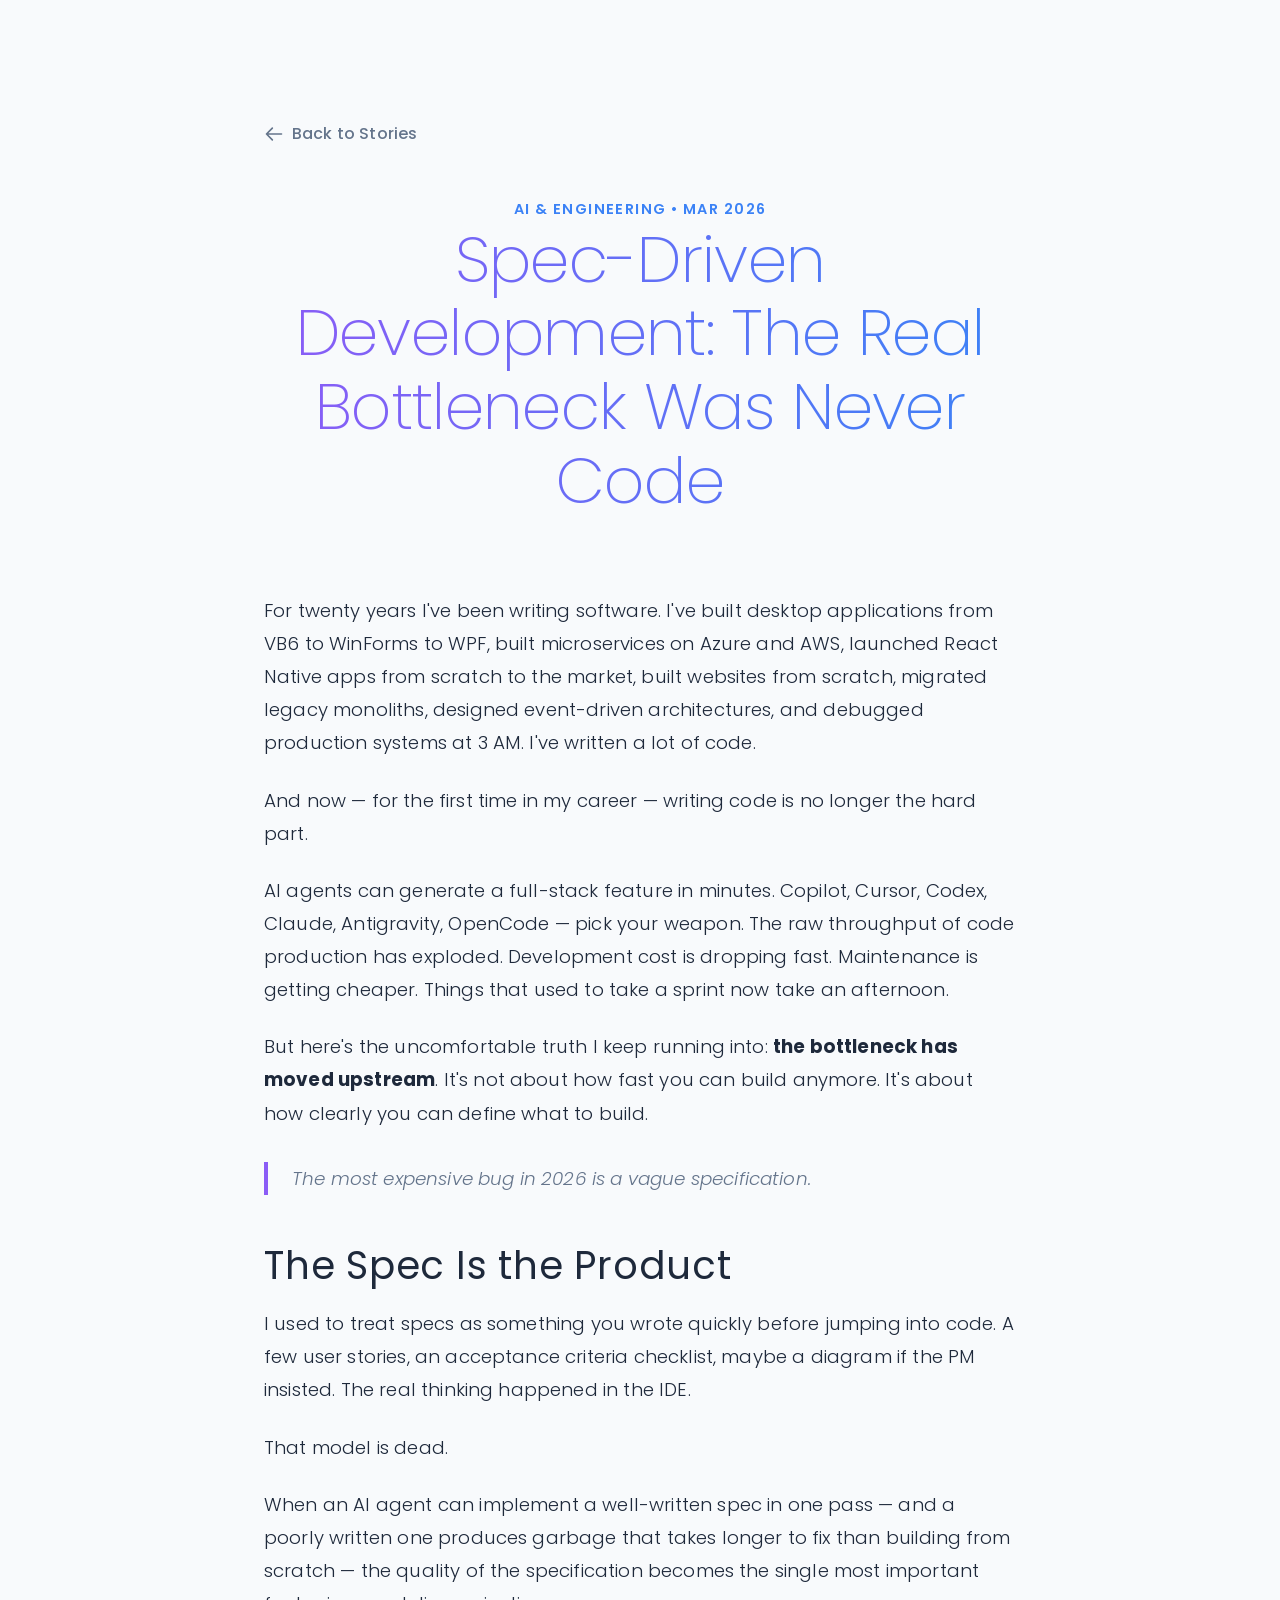
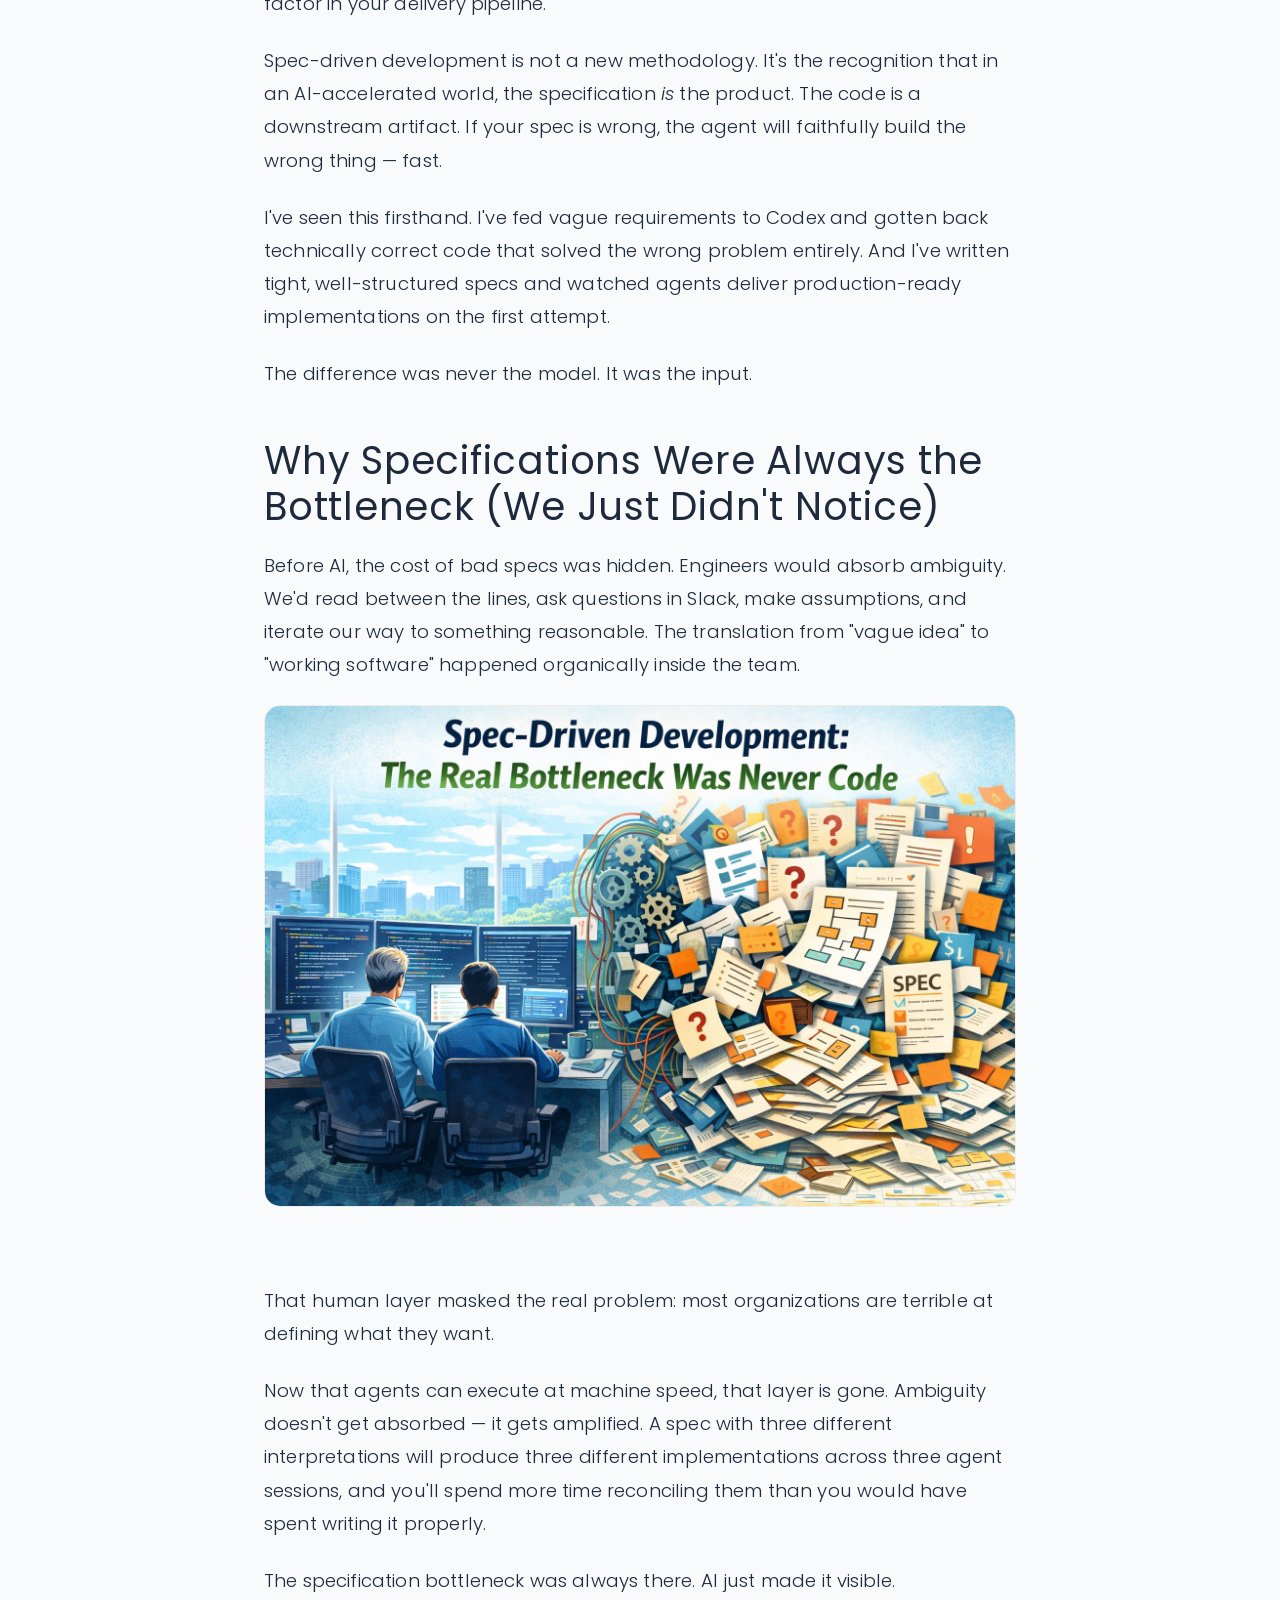
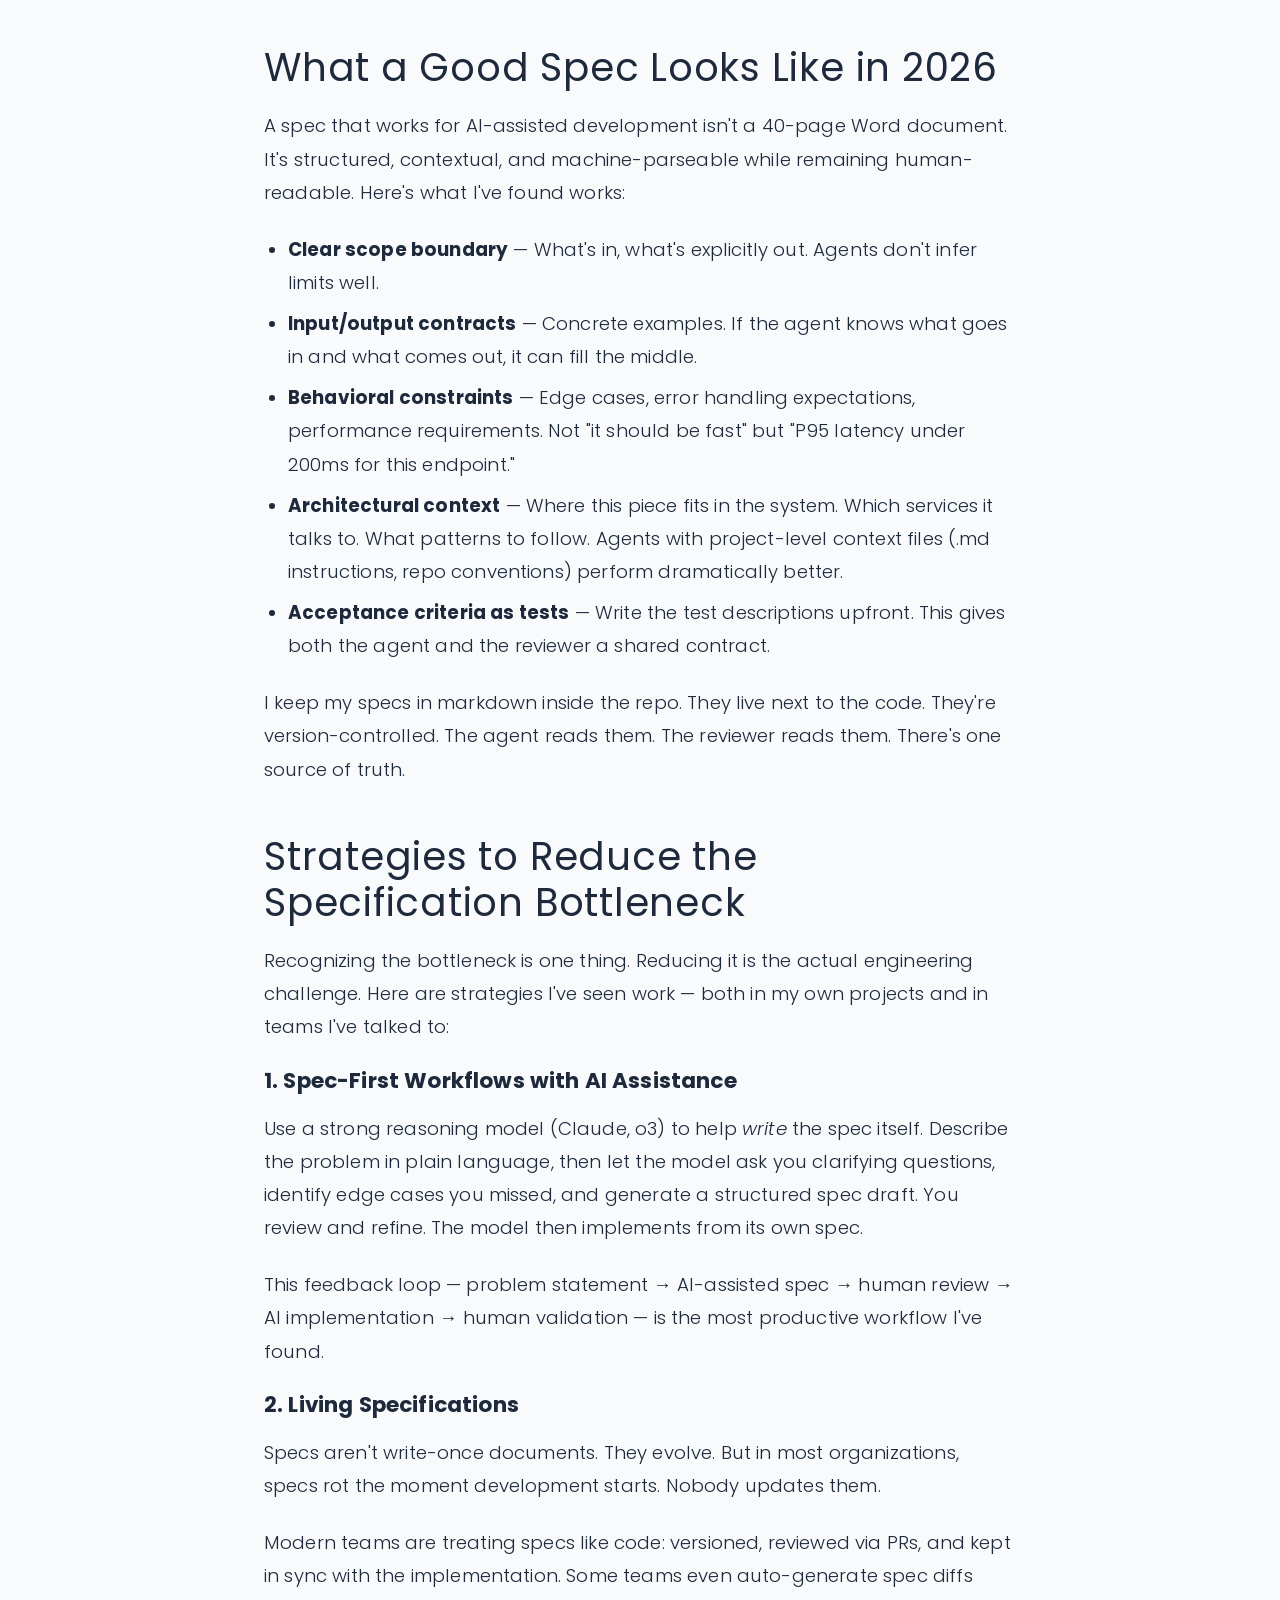
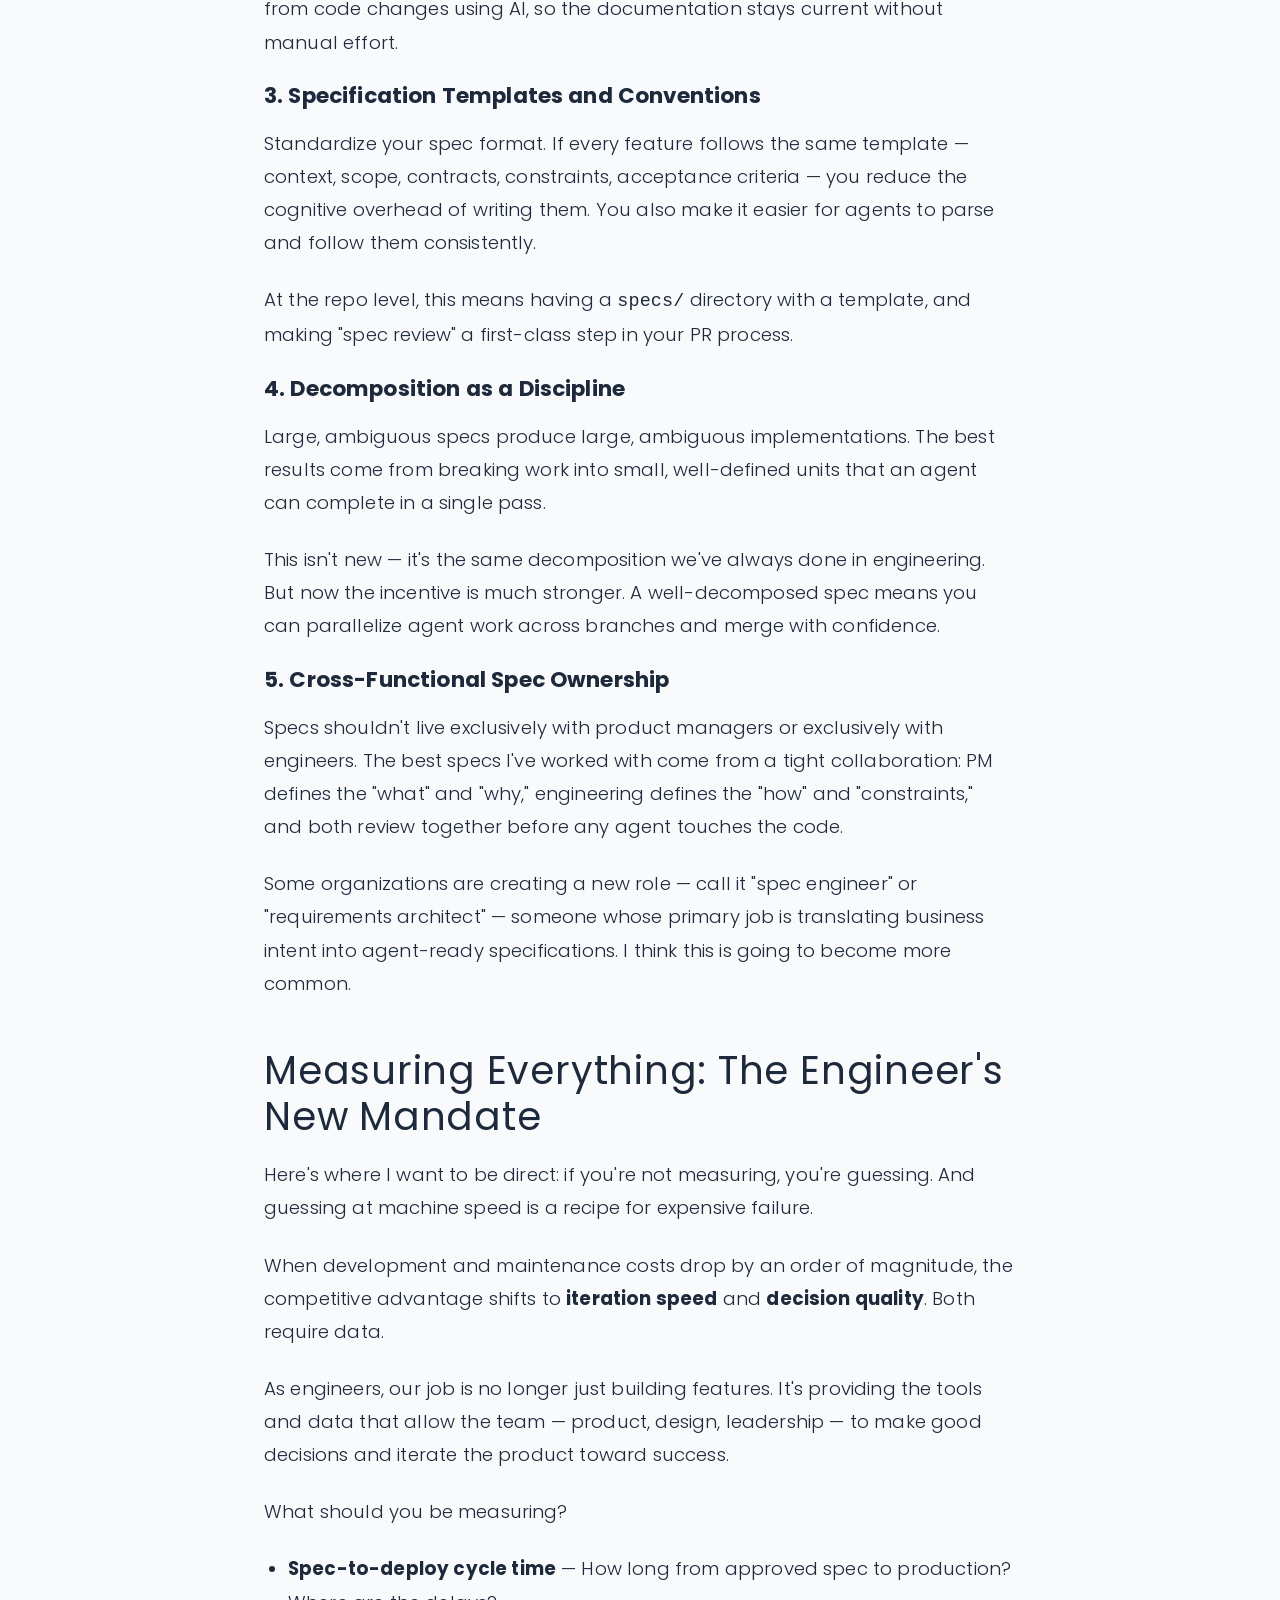
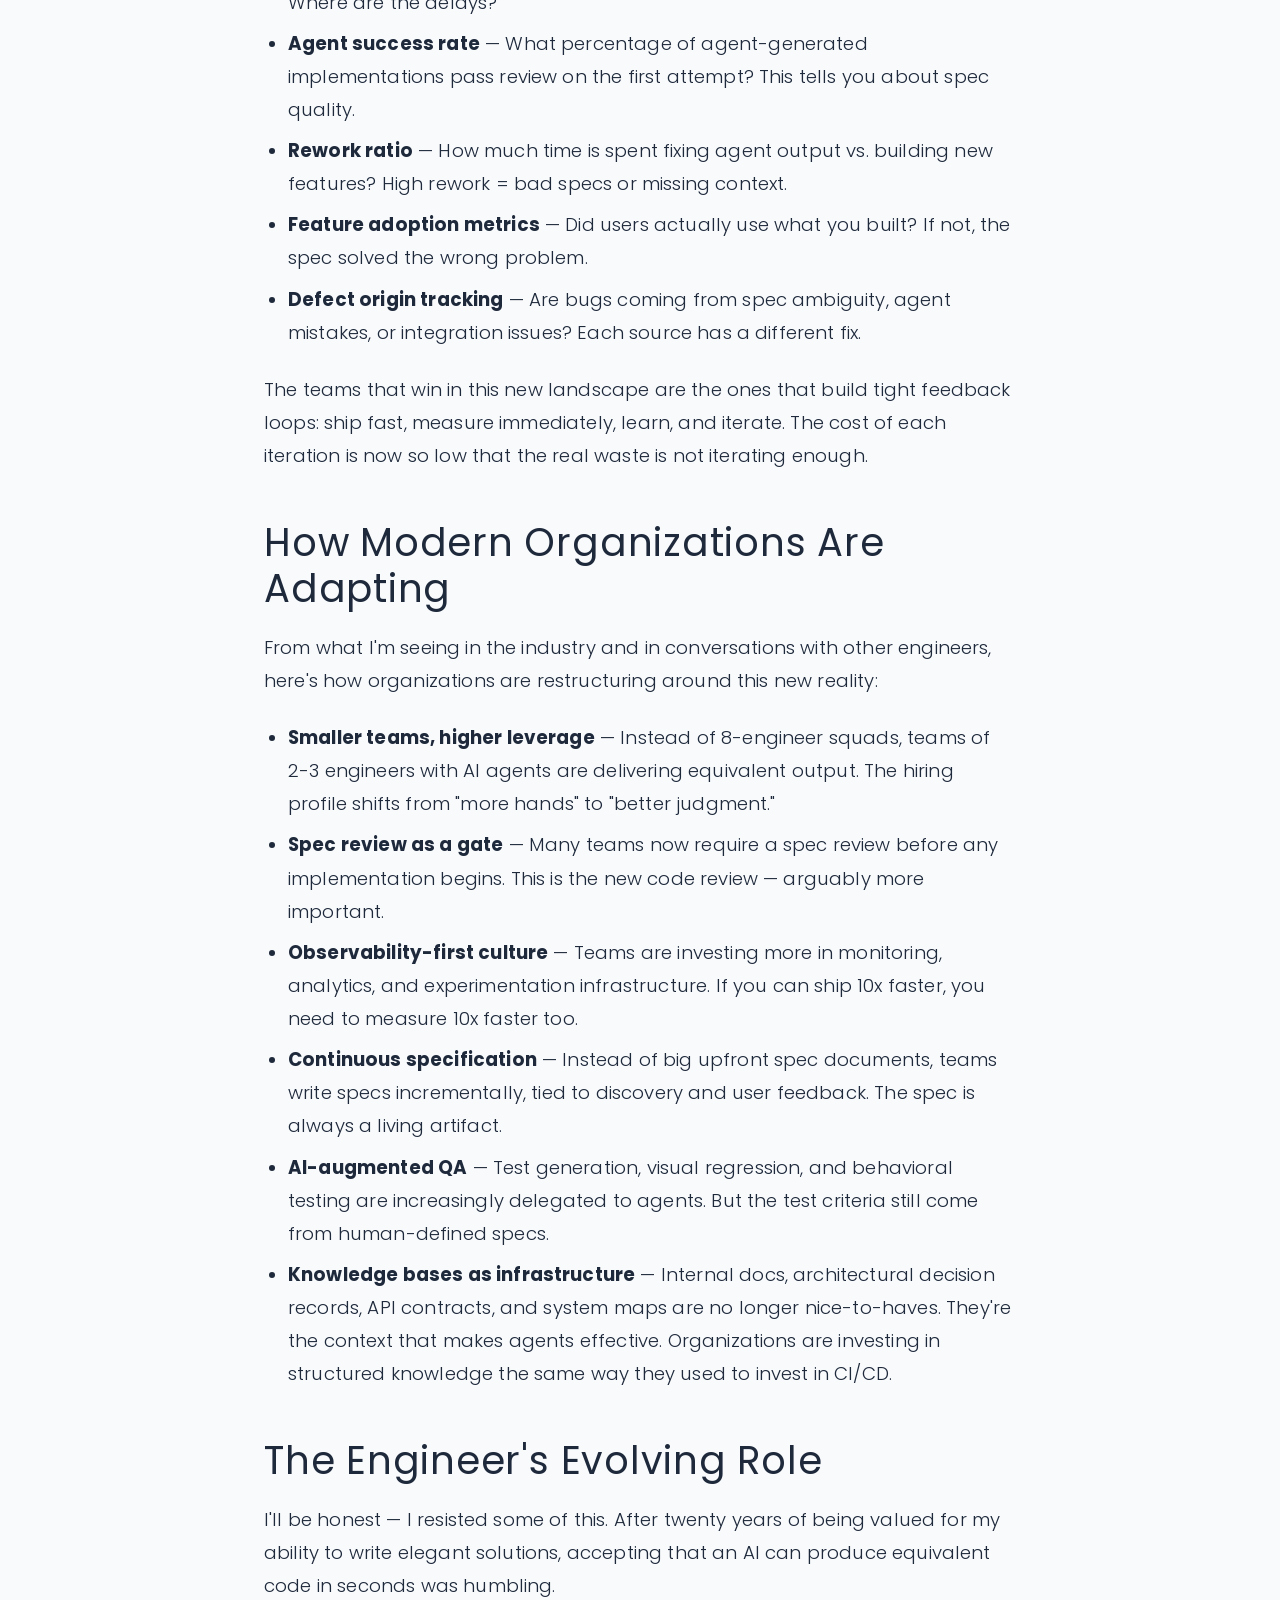
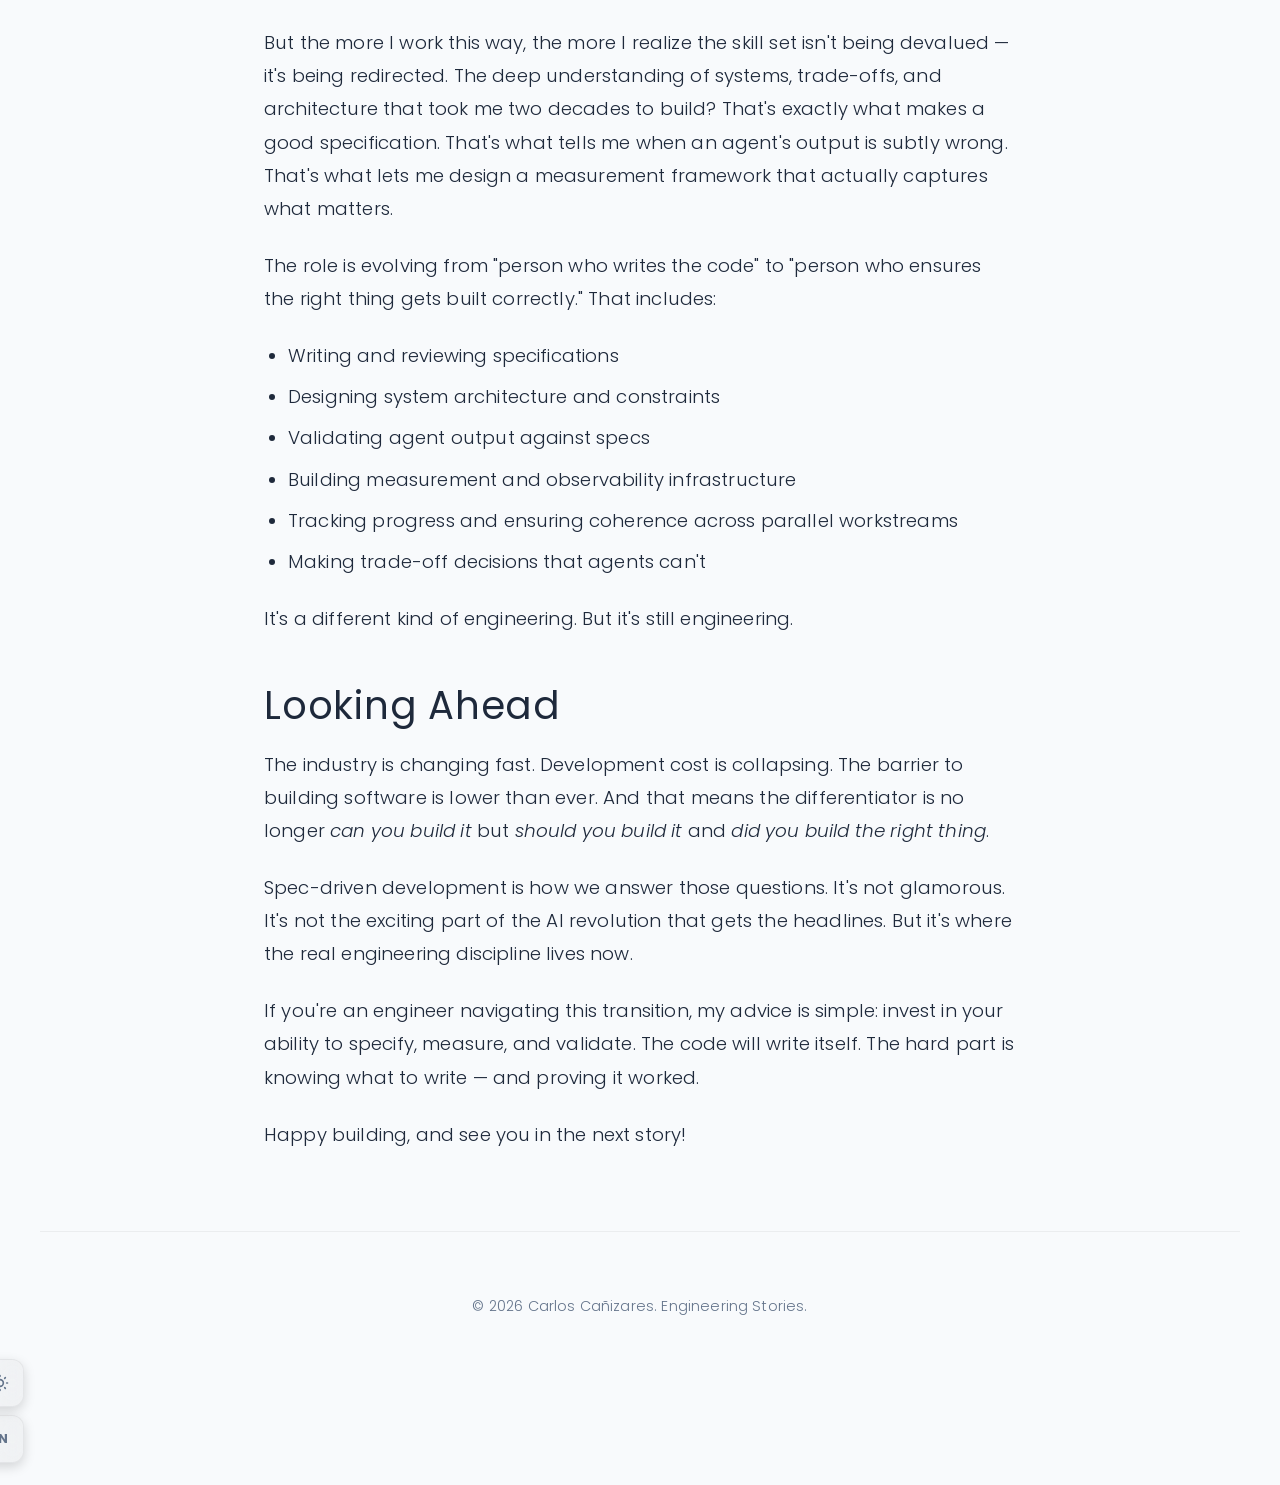
<file: stories/spec-driven-development.html>
<!doctype html>
<html lang="en">

<head>
    <meta charset="utf-8">
    <meta name="viewport" content="width=device-width,initial-scale=1">
    <link rel="preconnect" href="https://fonts.googleapis.com">
    <link rel="preconnect" href="https://fonts.gstatic.com" crossorigin>
    <link href="https://fonts.googleapis.com/css2?family=Poppins:wght@200;300;400;500;600;700&display=swap"
        rel="stylesheet">
    <title>Spec-Driven Development — Carlos Cañizares</title>
    <link rel="stylesheet" href="../css/style.css">
    <style>
        .story-content {
            max-width: 800px;
            margin: 120px auto 80px;
            padding: 0 24px;
        }

        .story-header {
            margin-bottom: 4rem;
            text-align: center;
        }

        .story-header h1 {
            font-size: clamp(2.5rem, 5vw, 4rem);
            margin-bottom: 1.5rem;
            padding-bottom: 0.2em;
            line-height: 1.15;
            background: linear-gradient(to right, #fff, #94a3b8);
            background-clip: text;
            -webkit-background-clip: text;
            -webkit-text-fill-color: transparent;
        }

        [data-theme="light"] .story-header h1 {
            background: linear-gradient(to right, #8b5cf6, #3b82f6);
            background-clip: text;
            -webkit-background-clip: text;
            -webkit-text-fill-color: transparent;
        }

        .story-meta {
            color: var(--accent-secondary);
            font-weight: 600;
            text-transform: uppercase;
            letter-spacing: 0.1em;
            font-size: 0.9rem;
        }

        .article-body {
            font-size: 1.15rem;
            line-height: 1.8;
            color: var(--text-main);
        }

        .article-body h2 {
            margin-top: 3rem;
            color: var(--text-main);
        }

        .article-body p {
            margin-bottom: 1.5rem;
            font-weight: 300;
        }

        .article-body ul,
        .article-body ol {
            margin-bottom: 1.5rem;
            padding-left: 1.5rem;
            font-weight: 300;
        }

        .article-body li {
            margin-bottom: 0.5rem;
        }

        .article-body blockquote {
            border-left: 4px solid var(--accent-primary);
            padding-left: 1.5rem;
            font-style: italic;
            margin: 2rem 0;
            color: var(--text-muted);
        }

        .back-link {
            display: inline-flex;
            align-items: center;
            gap: 0.5rem;
            margin-bottom: 3rem;
            color: var(--text-muted);
            font-weight: 500;
            transition: color 0.3s ease;
        }

        .back-link:hover {
            color: var(--accent-primary);
        }

        .hero-image {
            width: 100%;
            height: auto;
            border-radius: var(--radius-md);
            margin-bottom: 3rem;
            border: 1px solid var(--glass-border);
        }

        .centered-image {
            display: block;
            width: 100%;
            height: 350px;
            object-fit: cover;
            object-position: center;
            margin: 0 auto 3rem auto;
            border-radius: var(--radius-md);
            border: 1px solid var(--glass-border);
        }
    </style>
</head>

<body data-story-id="spec-driven-development" data-story-lang="en">
    <canvas id="page-matrix" aria-hidden="true"></canvas>

    <main class="story-content">
        <a href="../#stories" class="back-link">
            <svg width="20" height="20" fill="none" stroke="currentColor" viewBox="0 0 24 24">
                <path stroke-linecap="round" stroke-linejoin="round" stroke-width="2" d="M10 19l-7-7m0 0l7-7m-7 7h18">
                </path>
            </svg>
            Back to Stories
        </a>

        <header class="story-header">
            <div class="story-meta">AI & Engineering • Mar 2026</div>
            <h1>Spec-Driven Development: The Real Bottleneck Was Never Code</h1>
        </header>

        <div class="article-body">
            <p>For twenty years I've been writing software. I've built desktop applications from VB6 to WinForms to WPF, built microservices on Azure and AWS, launched React Native apps from scratch to the market, built websites from scratch, migrated legacy monoliths, designed event-driven architectures, and debugged production systems at 3 AM. I've written a lot of code.</p>

            <p>And now — for the first time in my career — writing code is no longer the hard part.</p>

            <p>AI agents can generate a full-stack feature in minutes. Copilot, Cursor, Codex, Claude, Antigravity, OpenCode — pick your weapon. The raw throughput of code production has exploded. Development cost is dropping fast. Maintenance is getting cheaper. Things that used to take a sprint now take an afternoon.</p>

            <p>But here's the uncomfortable truth I keep running into: <strong>the bottleneck has moved upstream</strong>. It's not about how fast you can build anymore. It's about how clearly you can define what to build.</p>

            <blockquote>
                The most expensive bug in 2026 is a vague specification.
            </blockquote>

            <h2>The Spec Is the Product</h2>

            <p>I used to treat specs as something you wrote quickly before jumping into code. A few user stories, an acceptance criteria checklist, maybe a diagram if the PM insisted. The real thinking happened in the IDE.</p>

            <p>That model is dead.</p>

            <p>When an AI agent can implement a well-written spec in one pass — and a poorly written one produces garbage that takes longer to fix than building from scratch — the quality of the specification becomes the single most important factor in your delivery pipeline.</p>

            <p>Spec-driven development is not a new methodology. It's the recognition that in an AI-accelerated world, the specification <em>is</em> the product. The code is a downstream artifact. If your spec is wrong, the agent will faithfully build the wrong thing — fast.</p>

            <p>I've seen this firsthand. I've fed vague requirements to Codex and gotten back technically correct code that solved the wrong problem entirely. And I've written tight, well-structured specs and watched agents deliver production-ready implementations on the first attempt.</p>

            <p>The difference was never the model. It was the input.</p>

            <h2>Why Specifications Were Always the Bottleneck (We Just Didn't Notice)</h2>

            <p>Before AI, the cost of bad specs was hidden. Engineers would absorb ambiguity. We'd read between the lines, ask questions in Slack, make assumptions, and iterate our way to something reasonable. The translation from "vague idea" to "working software" happened organically inside the team.</p>

            <img src="../assets/spec-driven-development.png" alt="Spec-Driven Development cover" class="hero-image">

            <p>That human layer masked the real problem: most organizations are terrible at defining what they want.</p>

            <p>Now that agents can execute at machine speed, that layer is gone. Ambiguity doesn't get absorbed — it gets amplified. A spec with three different interpretations will produce three different implementations across three agent sessions, and you'll spend more time reconciling them than you would have spent writing it properly.</p>

            <p>The specification bottleneck was always there. AI just made it visible.</p>

            <h2>What a Good Spec Looks Like in 2026</h2>

            <p>A spec that works for AI-assisted development isn't a 40-page Word document. It's structured, contextual, and machine-parseable while remaining human-readable. Here's what I've found works:</p>

            <ul>
                <li><strong>Clear scope boundary</strong> — What's in, what's explicitly out. Agents don't infer limits well.</li>
                <li><strong>Input/output contracts</strong> — Concrete examples. If the agent knows what goes in and what comes out, it can fill the middle.</li>
                <li><strong>Behavioral constraints</strong> — Edge cases, error handling expectations, performance requirements. Not "it should be fast" but "P95 latency under 200ms for this endpoint."</li>
                <li><strong>Architectural context</strong> — Where this piece fits in the system. Which services it talks to. What patterns to follow. Agents with project-level context files (.md instructions, repo conventions) perform dramatically better.</li>
                <li><strong>Acceptance criteria as tests</strong> — Write the test descriptions upfront. This gives both the agent and the reviewer a shared contract.</li>
            </ul>

            <p>I keep my specs in markdown inside the repo. They live next to the code. They're version-controlled. The agent reads them. The reviewer reads them. There's one source of truth.</p>

            <h2>Strategies to Reduce the Specification Bottleneck</h2>

            <p>Recognizing the bottleneck is one thing. Reducing it is the actual engineering challenge. Here are strategies I've seen work — both in my own projects and in teams I've talked to:</p>

            <h3>1. Spec-First Workflows with AI Assistance</h3>

            <p>Use a strong reasoning model (Claude, o3) to help <em>write</em> the spec itself. Describe the problem in plain language, then let the model ask you clarifying questions, identify edge cases you missed, and generate a structured spec draft. You review and refine. The model then implements from its own spec.</p>

            <p>This feedback loop — problem statement → AI-assisted spec → human review → AI implementation → human validation — is the most productive workflow I've found.</p>

            <h3>2. Living Specifications</h3>

            <p>Specs aren't write-once documents. They evolve. But in most organizations, specs rot the moment development starts. Nobody updates them.</p>

            <p>Modern teams are treating specs like code: versioned, reviewed via PRs, and kept in sync with the implementation. Some teams even auto-generate spec diffs from code changes using AI, so the documentation stays current without manual effort.</p>

            <h3>3. Specification Templates and Conventions</h3>

            <p>Standardize your spec format. If every feature follows the same template — context, scope, contracts, constraints, acceptance criteria — you reduce the cognitive overhead of writing them. You also make it easier for agents to parse and follow them consistently.</p>

            <p>At the repo level, this means having a <code>specs/</code> directory with a template, and making "spec review" a first-class step in your PR process.</p>

            <h3>4. Decomposition as a Discipline</h3>

            <p>Large, ambiguous specs produce large, ambiguous implementations. The best results come from breaking work into small, well-defined units that an agent can complete in a single pass.</p>

            <p>This isn't new — it's the same decomposition we've always done in engineering. But now the incentive is much stronger. A well-decomposed spec means you can parallelize agent work across branches and merge with confidence.</p>

            <h3>5. Cross-Functional Spec Ownership</h3>

            <p>Specs shouldn't live exclusively with product managers or exclusively with engineers. The best specs I've worked with come from a tight collaboration: PM defines the "what" and "why," engineering defines the "how" and "constraints," and both review together before any agent touches the code.</p>

            <p>Some organizations are creating a new role — call it "spec engineer" or "requirements architect" — someone whose primary job is translating business intent into agent-ready specifications. I think this is going to become more common.</p>

            <h2>Measuring Everything: The Engineer's New Mandate</h2>

            <p>Here's where I want to be direct: if you're not measuring, you're guessing. And guessing at machine speed is a recipe for expensive failure.</p>

            <p>When development and maintenance costs drop by an order of magnitude, the competitive advantage shifts to <strong>iteration speed</strong> and <strong>decision quality</strong>. Both require data.</p>

            <p>As engineers, our job is no longer just building features. It's providing the tools and data that allow the team — product, design, leadership — to make good decisions and iterate the product toward success.</p>

            <p>What should you be measuring?</p>

            <ul>
                <li><strong>Spec-to-deploy cycle time</strong> — How long from approved spec to production? Where are the delays?</li>
                <li><strong>Agent success rate</strong> — What percentage of agent-generated implementations pass review on the first attempt? This tells you about spec quality.</li>
                <li><strong>Rework ratio</strong> — How much time is spent fixing agent output vs. building new features? High rework = bad specs or missing context.</li>
                <li><strong>Feature adoption metrics</strong> — Did users actually use what you built? If not, the spec solved the wrong problem.</li>
                <li><strong>Defect origin tracking</strong> — Are bugs coming from spec ambiguity, agent mistakes, or integration issues? Each source has a different fix.</li>
            </ul>

            <p>The teams that win in this new landscape are the ones that build tight feedback loops: ship fast, measure immediately, learn, and iterate. The cost of each iteration is now so low that the real waste is not iterating enough.</p>

            <h2>How Modern Organizations Are Adapting</h2>

            <p>From what I'm seeing in the industry and in conversations with other engineers, here's how organizations are restructuring around this new reality:</p>

            <ul>
                <li><strong>Smaller teams, higher leverage</strong> — Instead of 8-engineer squads, teams of 2-3 engineers with AI agents are delivering equivalent output. The hiring profile shifts from "more hands" to "better judgment."</li>
                <li><strong>Spec review as a gate</strong> — Many teams now require a spec review before any implementation begins. This is the new code review — arguably more important.</li>
                <li><strong>Observability-first culture</strong> — Teams are investing more in monitoring, analytics, and experimentation infrastructure. If you can ship 10x faster, you need to measure 10x faster too.</li>
                <li><strong>Continuous specification</strong> — Instead of big upfront spec documents, teams write specs incrementally, tied to discovery and user feedback. The spec is always a living artifact.</li>
                <li><strong>AI-augmented QA</strong> — Test generation, visual regression, and behavioral testing are increasingly delegated to agents. But the test criteria still come from human-defined specs.</li>
                <li><strong>Knowledge bases as infrastructure</strong> — Internal docs, architectural decision records, API contracts, and system maps are no longer nice-to-haves. They're the context that makes agents effective. Organizations are investing in structured knowledge the same way they used to invest in CI/CD.</li>
            </ul>

            <h2>The Engineer's Evolving Role</h2>

            <p>I'll be honest — I resisted some of this. After twenty years of being valued for my ability to write elegant solutions, accepting that an AI can produce equivalent code in seconds was humbling.</p>

            <p>But the more I work this way, the more I realize the skill set isn't being devalued — it's being redirected. The deep understanding of systems, trade-offs, and architecture that took me two decades to build? That's exactly what makes a good specification. That's what tells me when an agent's output is subtly wrong. That's what lets me design a measurement framework that actually captures what matters.</p>

            <p>The role is evolving from "person who writes the code" to "person who ensures the right thing gets built correctly." That includes:</p>

            <ul>
                <li>Writing and reviewing specifications</li>
                <li>Designing system architecture and constraints</li>
                <li>Validating agent output against specs</li>
                <li>Building measurement and observability infrastructure</li>
                <li>Tracking progress and ensuring coherence across parallel workstreams</li>
                <li>Making trade-off decisions that agents can't</li>
            </ul>

            <p>It's a different kind of engineering. But it's still engineering.</p>

            <h2>Looking Ahead</h2>

            <p>The industry is changing fast. Development cost is collapsing. The barrier to building software is lower than ever. And that means the differentiator is no longer <em>can you build it</em> but <em>should you build it</em> and <em>did you build the right thing</em>.</p>

            <p>Spec-driven development is how we answer those questions. It's not glamorous. It's not the exciting part of the AI revolution that gets the headlines. But it's where the real engineering discipline lives now.</p>

            <p>If you're an engineer navigating this transition, my advice is simple: invest in your ability to specify, measure, and validate. The code will write itself. The hard part is knowing what to write — and proving it worked.</p>

            <p>Happy building, and see you in the next story!</p>
        </div>
    </main>

    <footer class="container footer">
        <div class="footer-content" style="justify-content: center;">
            <p>© 2026 Carlos Cañizares. Engineering Stories.</p>
        </div>
    </footer>

    <!-- Floating Controls Panel -->
    <div class="floating-controls">
        <button id="theme-toggle" class="control-btn" title="Toggle Theme" aria-label="Toggle Theme">
            <svg class="sun-icon" fill="none" stroke="currentColor" viewBox="0 0 24 24">
                <path stroke-linecap="round" stroke-linejoin="round" stroke-width="2"
                    d="M12 3v1m0 16v1m9-9h-1M4 12H3m15.364 6.364l-.707-.707M6.343 6.343l-.707-.707m12.728 0l-.707.707M6.343 17.657l-.707.707M16 12a4 4 0 11-8 0 4 4 0 018 0z">
                </path>
            </svg>
            <svg class="moon-icon" fill="none" stroke="currentColor" viewBox="0 0 24 24">
                <path stroke-linecap="round" stroke-linejoin="round" stroke-width="2"
                    d="M20.354 15.354A9 9 0 018.646 3.646 9.003 9.003 0 0012 21a9.003 9.003 0 008.354-5.646z"></path>
            </svg>
        </button>
        <button id="lang-toggle" class="control-btn" title="Switch Language">
            <span class="lang-text">EN</span>
        </button>
    </div>

    <script src="../js/main.js"></script>
</body>

</html>
</file>
<file: css/style.css>
:root {
    /* Premium Palette */
    --bg-dark: #0f1115;
    --bg-darker: #050507;
    --text-main: #e2e8f0;
    --text-muted: #94a3b8;
    --accent-primary: #8b5cf6;
    /* Violet */
    --accent-secondary: #3b82f6;
    /* Blue */
    --accent-gradient: linear-gradient(135deg, #8b5cf6 0%, #3b82f6 100%);
    --glass-bg: rgba(255, 255, 255, 0.03);
    --glass-border: rgba(255, 255, 255, 0.05);
    --card-hover-bg: rgba(255, 255, 255, 0.07);
    --nav-glass: rgba(15, 17, 21, 0.5);
    --nav-active-text: #ffffff;
    --nav-active-bg: rgba(255, 255, 255, 0.1);

    --font-heading: 'Poppins', sans-serif;
    --font-body: 'Poppins', sans-serif;

    --max-width: 1200px;
    --radius-lg: 24px;
    --radius-md: 16px;
    --radius-sm: 8px;
}

/* Light Mode Overrides (if toggled, but Dark is default premium) */
[data-theme="light"] {
    --bg-dark: #f8fafc;
    --bg-darker: #ffffff;
    --text-main: #1e293b;
    --text-muted: #64748b;
    --glass-bg: rgba(0, 0, 0, 0.03);
    --glass-border: rgba(0, 0, 0, 0.05);
    --card-hover-bg: rgba(0, 0, 0, 0.05);
    --nav-glass: rgba(255, 255, 255, 0.4);
    --nav-active-text: var(--text-main);
    --nav-active-bg: rgba(0, 0, 0, 0.08);
}

* {
    box-sizing: border-box;
}

body {
    margin: 0;
    font-family: var(--font-body);
    background-color: var(--bg-dark);
    color: var(--text-main);
    line-height: 1.8;
    font-weight: 300;
    overflow-x: hidden;
    letter-spacing: 0.01em;
    position: relative;
    z-index: 0;
}

/* Global Typography */
h1,
h2,
h3,
h4,
h5,
h6 {
    font-family: var(--font-heading);
    margin: 0 0 1rem 0;
    line-height: 1.2;
}

h1 {
    font-size: clamp(2.2rem, 4.5vw, 4rem);
    font-weight: 200;
    letter-spacing: -0.01em;
    line-height: 1.1;
}

h2 {
    font-size: clamp(1.8rem, 3vw, 2.8rem);
    font-weight: 400;
    letter-spacing: 0.02em;
}

a {
    text-decoration: none;
    color: inherit;
    transition: all 0.2s ease;
}

/* Utilities */
.container {
    max-width: var(--max-width);
    margin: 0 auto;
    padding: 0 24px;
}

.grid-3 {
    display: grid;
    grid-template-columns: repeat(auto-fit, minmax(300px, 1fr));
    gap: 2rem;
}

/* Slider Specific */
.slider-container {
    overflow: hidden;
    margin: 0 -1rem;
    padding: 1rem;
}

.slider-track {
    display: flex;
    transition: transform 0.5s cubic-bezier(0.4, 0, 0.2, 1);
    gap: 2rem;
}

.slider-track .project-card {
    flex: 0 0 calc(50% - 1rem);
    min-width: 0;
}

.slider-track .story-card {
    flex: 0 0 calc((100% - 4rem) / 3);
    min-width: 0;
}

@media (max-width: 768px) {
    .slider-track .project-card {
        flex: 0 0 100%;
    }

    .slider-track .story-card {
        flex: 0 0 100%;
    }
}

.slider-nav {
    display: flex;
    gap: 0.5rem;
}

.slider-prev,
.slider-next {
    background: var(--glass-bg);
    border: 1px solid var(--glass-border);
    color: var(--text-main);
    width: 40px;
    height: 40px;
    border-radius: 50%;
    display: flex;
    align-items: center;
    justify-content: center;
    cursor: pointer;
    transition: all 0.3s ease;
}

.slider-prev:hover,
.slider-next:hover {
    background: var(--card-hover-bg);
    border-color: var(--accent-primary);
    transform: scale(1.1);
}

.slider-prev svg,
.slider-next svg {
    width: 20px;
    height: 20px;
}

.section {
    padding: 4rem 0;
}

.section-header {
    display: flex;
    justify-content: space-between;
    align-items: baseline;
    margin-bottom: 2rem;
    flex-wrap: wrap;
    gap: 1rem;
}

/* Navigation */
.topbar {
    position: fixed;
    top: 20px;
    left: 0;
    right: 0;
    z-index: 1000;
    display: flex;
    justify-content: center;
    pointer-events: none;
    /* Let clicks pass through outside the pill */
}

.nav {
    padding: 0;
    pointer-events: auto;
}

.nav-pill {
    background: var(--nav-glass);
    backdrop-filter: blur(12px);
    -webkit-backdrop-filter: blur(12px);
    border: 1px solid var(--glass-border);
    padding: 6px;
    border-radius: 999px;
    display: flex;
    align-items: center;
    box-shadow: 0 8px 32px -4px rgba(0, 0, 0, 0.2);
    gap: 4px;
}

.nav-links {
    display: flex;
    list-style: none;
    padding: 0;
    margin: 0;
    align-items: center;
    gap: 4px;
}

.nav-links li {
    display: flex;
    align-items: center;
}

.nav-links a {
    color: var(--text-muted);
    font-weight: 400;
    padding: 8px 20px;
    border-radius: 999px;
    font-size: 0.85rem;
    transition: all 0.2s ease;
    white-space: nowrap;
    letter-spacing: 0.05em;
    text-transform: uppercase;
}

.nav-links a:hover {
    color: var(--nav-active-text);
    background: rgba(255, 255, 255, 0.05);
}

[data-theme="light"] .nav-links a:hover {
    background: rgba(0, 0, 0, 0.04);
}

.nav-links a.active {
    color: var(--nav-active-text);
    background: var(--nav-active-bg);
    box-shadow: inset 0 0 0 1px rgba(255, 255, 255, 0.05);
}

.divider {
    width: 1px;
    height: 16px;
    background: rgba(255, 255, 255, 0.1);
    margin: 0 8px;
}


/* Theme Toggle Logic */
.sun-icon {
    display: none;
}

.moon-icon {
    display: block;
}

[data-theme="light"] .sun-icon {
    display: block;
}

[data-theme="light"] .moon-icon {
    display: none;
}

/* Hero Section */
.hero {
    min-height: 90vh;
    display: flex;
    flex-direction: column;
    justify-content: center;
    position: relative;
    padding-top: 60px;
}

.hero-inner {
    text-align: center;
    z-index: 10;
    max-width: 800px;
    margin: 0 auto;
}

#hero-name {
    background: linear-gradient(to right, #fff, #94a3b8);
    background-clip: text;
    -webkit-background-clip: text;
    -webkit-text-fill-color: transparent;
    margin-bottom: 1rem;
}

[data-theme="light"] #hero-name {
    background: linear-gradient(to right, #8b5cf6, #3b82f6);
    background-clip: text;
    -webkit-background-clip: text;
    -webkit-text-fill-color: transparent;
}

.role {
    font-size: clamp(1.2rem, 2vw, 1.8rem);
    color: var(--text-main);
    font-weight: 400;
    margin-bottom: 2rem;
    display: flex;
    flex-direction: column;
    gap: 0.75rem;
    align-items: center;
    letter-spacing: 0.03em;
}

.role-location {
    font-size: 1rem;
    opacity: 0.8;
    display: flex;
    align-items: center;
    gap: 6px;
    margin-top: 4px;
}

.role-location-icon {
    width: 16px;
    height: 16px;
}

.intro {
    font-size: 1.1rem;
    color: var(--text-muted);
    margin-bottom: 1.5rem;
    max-width: 700px;
    margin-left: auto;
    margin-right: auto;
    font-weight: 200;
    line-height: 2;
    letter-spacing: 0.02em;
}

.links {
    display: flex;
    gap: 1.5rem;
    justify-content: center;
    align-items: center;
    margin-bottom: 8rem;
}

/* Background Animation Placeholder */
#page-matrix {
    position: fixed;
    top: 0;
    left: 0;
    width: 100%;
    height: 100%;
    z-index: -1;
    opacity: 0.35;
    pointer-events: none;
}

body > :not(#page-matrix) {
    position: relative;
    z-index: 1;
}

/* Buttons */
.btn {
    display: inline-flex;
    align-items: center;
    gap: 0.5rem;
    padding: 0.8rem 1.8rem;
    border-radius: var(--radius-md);
    font-weight: 600;
    font-size: 1rem;
    transition: all 0.3s cubic-bezier(0.4, 0, 0.2, 1);
    cursor: pointer;
}

.btn-primary {
    background: var(--accent-gradient);
    color: #fff;
    box-shadow: 0 10px 20px -10px var(--accent-secondary);
}

.btn-primary:hover {
    transform: translateY(-3px);
    box-shadow: 0 20px 40px -15px var(--accent-secondary);
}

.btn-secondary {
    border: 1px solid rgba(255, 255, 255, 0.35);
    background: transparent;
    color: #fff;
    transition: all 0.3s ease;
}

.btn-secondary:hover {
    transform: translateY(-2px);
    border-color: var(--accent-primary);
    color: var(--accent-primary);
}

[data-theme="light"] .btn-secondary {
    border-color: rgba(0, 0, 0, 0.25);
    color: var(--text-main);
}

.btn-glow {
    position: relative;
    overflow: hidden;
}

.btn-glow::after {
    content: '';
    position: absolute;
    top: -50%;
    left: -50%;
    width: 200%;
    height: 200%;
    background: radial-gradient(circle, rgba(255, 255, 255, 0.3) 0%, transparent 60%);
    opacity: 0;
    transform: scale(0.5);
    transition: opacity 0.3s, transform 0.3s;
}

.btn-glow:hover::after {
    opacity: 1;
    transform: scale(1);
}

.btn-large {
    padding: 1rem 2.5rem;
    font-size: 1.1rem;
}

.contact-icons {
    display: flex;
    gap: 1rem;
}

.contact-icon {
    width: 48px;
    height: 48px;
    border-radius: 50%;
    background: var(--glass-border);
    display: flex;
    align-items: center;
    justify-content: center;
    transition: all 0.3s ease;
    color: var(--text-muted);
}

.contact-icon:hover {
    background: var(--accent-secondary);
    color: #fff;
    transform: translateY(-2px);
}

.contact-icon svg {
    width: 20px;
    height: 20px;
}

/* Cards & Glassmorphism */
.card {
    background: var(--glass-bg);
    border: 1px solid var(--glass-border);
    border-radius: var(--radius-md);
    padding: 2rem;
    transition: all 0.3s ease;
}

.card:hover {
    background: var(--card-hover-bg);
    border-color: rgba(255, 255, 255, 0.1);
    transform: translateY(-5px);
    box-shadow: 0 20px 40px -20px rgba(0, 0, 0, 0.5);
}

.clickable-card {
    text-decoration: none;
    color: inherit;
    display: block;
}

/* Stories Section */
.story-card {
    display: flex;
    flex-direction: column;
    height: 100%;
    cursor: pointer;
}

.story-card-meta {
    display: flex;
    justify-content: space-between;
    align-items: center;
    gap: 1rem;
    margin-bottom: 0.8rem;
    flex-wrap: wrap;
}

.story-date {
    font-size: 0.85rem;
    color: var(--accent-secondary);
    font-weight: 600;
    text-transform: uppercase;
    letter-spacing: 0.05em;
}

.story-lang-toggle {
    display: inline-flex;
    align-items: center;
    gap: 0.35rem;
    padding: 0.25rem;
    border-radius: 999px;
    border: 1px solid var(--glass-border);
    background: rgba(255, 255, 255, 0.03);
}

.story-lang-option {
    display: inline-flex;
    align-items: center;
    justify-content: center;
    min-width: 38px;
    padding: 0.2rem 0.55rem;
    border-radius: 999px;
    color: var(--text-muted);
    font-size: 0.72rem;
    font-weight: 600;
    letter-spacing: 0.08em;
    text-transform: uppercase;
}

.story-lang-option:hover {
    color: var(--text-main);
    background: rgba(255, 255, 255, 0.06);
}

.story-lang-option.is-active {
    color: #fff;
    background: var(--accent-gradient);
}

[data-theme="light"] .story-lang-option.is-active {
    color: #fff;
}

.story-cover {
    width: calc(100% + 4rem);
    margin: -2rem -2rem 1.5rem;
    padding-top: 50%;
    border-radius: calc(var(--radius-md) - 4px);
    background-size: cover;
    background-position: center;
    background-repeat: no-repeat;
    box-shadow: inset 0 0 0 1px rgba(255, 255, 255, 0.2);
    filter: saturate(1.05);
}

.story-card h3 {
    font-size: 1.4rem;
    font-weight: 400;
    margin-bottom: 0.8rem;
}

.story-card h3 a:hover {
    color: var(--accent-secondary);
}

.story-card p {
    color: var(--text-muted);
    font-size: 0.95rem;
    margin-bottom: 1.5rem;
    flex-grow: 1;
}

.journey-columns {
    display: grid;
    grid-template-columns: minmax(0, 0.45fr) minmax(0, 0.55fr);
    gap: 1.5rem;
    margin-top: 1rem;
}

.journey-col-title {
    font-size: 0.85rem;
    letter-spacing: 0.08em;
    text-transform: uppercase;
    color: var(--text-muted);
    margin-bottom: 0.6rem;
}

.journey-col p {
    margin: 0;
    color: var(--text-muted);
}

.journey-achievements p {
    margin: 0;
    color: var(--text-muted);
}

.journey-separator {
    margin: 0.75rem 0;
    color: var(--text-muted);
    letter-spacing: 0.12em;
}

.read-more {
    font-weight: 600;
    color: var(--text-main);
    display: inline-flex;
    align-items: center;
}

.read-more:hover {
    color: var(--accent-secondary);
    gap: 4px;
}

.view-all-link {
    color: var(--text-muted);
    font-weight: 500;
    font-size: 0.9rem;
    border-bottom: 1px solid transparent;
}

.view-all-link:hover {
    color: var(--text-main);
    border-color: var(--text-main);
}

/* Timeline (Journey) */
.timeline {
    position: relative;
    max-width: 1250px;
    margin: 0 auto;
}

.timeline-line {
    position: absolute;
    left: 50%;
    top: 0;
    bottom: 0;
    width: 2px;
    background: linear-gradient(180deg, var(--accent-primary) 0%, rgba(255, 255, 255, 0.05) 100%);
    transform: translateX(-50%);
}

.timeline-row {
    display: grid;
    grid-template-columns: 1fr 60px 1fr;
    margin-bottom: 3rem;
}

.timeline-center {
    display: flex;
    justify-content: center;
    position: relative;
}

.timeline-marker {
    width: 16px;
    height: 16px;
    border-radius: 50%;
    background: var(--bg-dark);
    border: 3px solid var(--accent-primary);
    z-index: 2;
    margin-top: 1rem;
    box-shadow: 0 0 0 4px rgba(139, 92, 246, 0.2);
}

.timeline-item .bubble {
    background: var(--glass-bg);
    border: 1px solid var(--glass-border);
    padding: 1.5rem;
    border-radius: var(--radius-md);
    position: relative;
}

.timeline-item.left .bubble {
    margin-right: 0rem;
}

.timeline-item.right .bubble {
    margin-left: 0rem;
}

.timeline-item .title {
    font-size: 1.2rem;
    font-weight: 700;
    color: var(--text-main);
}

.timeline-item .meta {
    font-size: 0.9rem;
    color: var(--text-muted);
    margin-bottom: 1rem;
    font-family: monospace;
}

.timeline-item ul {
    padding-left: 1.2rem;
    color: var(--text-muted);
    margin-bottom: 1rem;
}

.timeline-item .small {
    color: var(--accent-secondary);
    font-size: 0.85rem;
    font-weight: 600;
}

/* Projects Grid */
.project-card {
    padding: 0;
    overflow: hidden;
    display: flex;
    flex-direction: column;
}

.project-thumb,
.project-thumb-placeholder {
    width: 100%;
    height: 250px;
    background: radial-gradient(circle at center, #2d3748, #1a202c);
    object-fit: cover;
}

.card-content {
    padding: 1.5rem;
    flex-grow: 1;
    display: flex;
    flex-direction: column;
}

.project-desc {
    color: var(--text-muted);
    font-size: 0.95rem;
    margin-bottom: 1rem;
    flex-grow: 1;
}

.taglist {
    display: flex;
    flex-wrap: wrap;
    gap: 0.5rem;
    margin-bottom: 1.5rem;
}

.tag {
    font-size: 0.75rem;
    background: rgba(255, 255, 255, 0.05);
    padding: 4px 10px;
    border-radius: 99px;
    color: var(--text-muted);
}

.project-links {
    display: flex;
    gap: 1rem;
}

.link-btn {
    font-size: 0.9rem;
    font-weight: 600;
    color: var(--accent-secondary);
}

.link-btn:hover {
    text-decoration: underline;
}

/* Skills & Education */
.two-col-row {
    display: grid;
    grid-template-columns: 1fr 1fr;
    gap: 2rem;
}

.edu-item {
    margin-bottom: 1rem;
    padding-bottom: 1rem;
    border-bottom: 1px solid var(--glass-border);
}

.edu-item:last-child {
    border-bottom: none;
}

/* Contact Section Callout */
.contact-section {
    text-align: center;
}

.contact-card {
    background: linear-gradient(135deg, rgba(139, 92, 246, 0.1), rgba(59, 130, 246, 0.1));
    border: 1px solid rgba(139, 92, 246, 0.2);
    padding: 4rem 2rem;
    border-radius: var(--radius-lg);
    max-width: 800px;
    margin: 0 auto;
}

.contact-card h2 {
    font-size: 2.5rem;
    margin-bottom: 1rem;
}

.contact-card p {
    font-size: 1.2rem;
    color: var(--text-muted);
    margin-bottom: 2rem;
}

/* Floating Controls Panel */
.floating-controls {
    position: fixed;
    bottom: 24px;
    right: 24px;
    display: flex;
    flex-direction: column;
    gap: 8px;
    z-index: 999;
    animation: slideInRight 0.4s cubic-bezier(0.16, 1, 0.3, 1);
}

@keyframes slideInRight {
    from {
        opacity: 0;
        transform: translateX(100px);
    }

    to {
        opacity: 1;
        transform: translateX(0);
    }
}

.control-btn {
    appearance: none;
    -webkit-appearance: none;
    background: var(--glass-bg);
    backdrop-filter: blur(12px);
    -webkit-backdrop-filter: blur(12px);
    border: 1px solid var(--glass-border);
    cursor: pointer;
    color: var(--text-muted);
    width: 48px;
    height: 48px;
    border-radius: 12px;
    display: flex;
    align-items: center;
    justify-content: center;
    transition: all 0.3s cubic-bezier(0.4, 0, 0.2, 1);
    box-shadow: 0 4px 12px rgba(0, 0, 0, 0.15);
}

.control-btn.is-off {
    opacity: 0.6;
}

.control-btn:hover {
    color: var(--text-main);
    background: var(--card-hover-bg);
    border-color: rgba(255, 255, 255, 0.2);
    transform: translateY(-2px) scale(1.05);
    box-shadow: 0 8px 20px rgba(0, 0, 0, 0.25);
}

.control-btn:active {
    transform: translateY(0) scale(1);
}

.control-btn svg {
    width: 20px;
    height: 20px;
}

.control-btn .lang-text {
    font-weight: 700;
    font-size: 0.8rem;
    letter-spacing: 0.05em;
    font-family: var(--font-heading);
}

/* Footer */
.footer {
    border-top: 1px solid var(--glass-border);
    margin-top: 4rem;
    padding: 3rem 0;
    color: var(--text-muted);
    font-size: 0.9rem;
}

.footer-content {
    display: flex;
    justify-content: space-between;
    align-items: center;
}

.social-links-footer {
    display: flex;
    gap: 1.5rem;
}

.social-links-footer a {
    color: var(--text-muted);
}

.social-links-footer a:hover {
    color: var(--text-main);
}

/* Scroll Down Indicator */
.scroll-down {
    position: absolute;
    bottom: 30px;
    left: 50%;
    transform: translateX(-50%);
    display: flex;
    flex-direction: column;
    align-items: center;
    gap: 0.5rem;
    color: var(--text-muted);
    font-size: 0.8rem;
    opacity: 0.7;
    animation: bounce 2s infinite;
    cursor: pointer;
    transition: all 0.3s ease;
    z-index: 100;
    text-decoration: none;
    padding: 20px;
}

.scroll-down:hover {
    opacity: 1;
    color: var(--text-main);
    transform: translateX(-50%) translateY(-5px);
}

.scroll-down svg {
    width: 16px;
    height: 16px;
}

@keyframes bounce {

    0%,
    20%,
    50%,
    80%,
    100% {
        transform: translateX(-50%) translateY(0);
    }

    40% {
        transform: translateX(-50%) translateY(-6px);
    }

    60% {
        transform: translateX(-50%) translateY(-3px);
    }
}

/* Animations using classes */
.visible {
    opacity: 1 !important;
    transform: translateY(0) !important;
}

/* Responsive */
@media (max-width: 768px) {
    .nav-links {
        display: none;
    }

    /* Hide complex nav on mobile for now */
    .hero #hero-name {
        font-size: 3rem;
    }

    .timeline-row {
        grid-template-columns: 1fr;
        gap: 1rem;
    }

    .timeline-center,
    .timeline-line {
        display: none;
    }

    /* Simplified timeline for mobile */
    .timeline-item.left .bubble,
    .timeline-item.right .bubble {
        margin: 0;
    }

    .journey-columns {
        grid-template-columns: 1fr;
    }

    .two-col-row {
        grid-template-columns: 1fr;
    }

    .floating-controls {
        bottom: 16px;
        right: 16px;
    }

    .control-btn {
        width: 44px;
        height: 44px;
    }

    .story-card-meta {
        align-items: flex-start;
    }

    .footer-content {
        flex-direction: column;
        gap: 1rem;
        text-align: center;
    }
}
</file>
